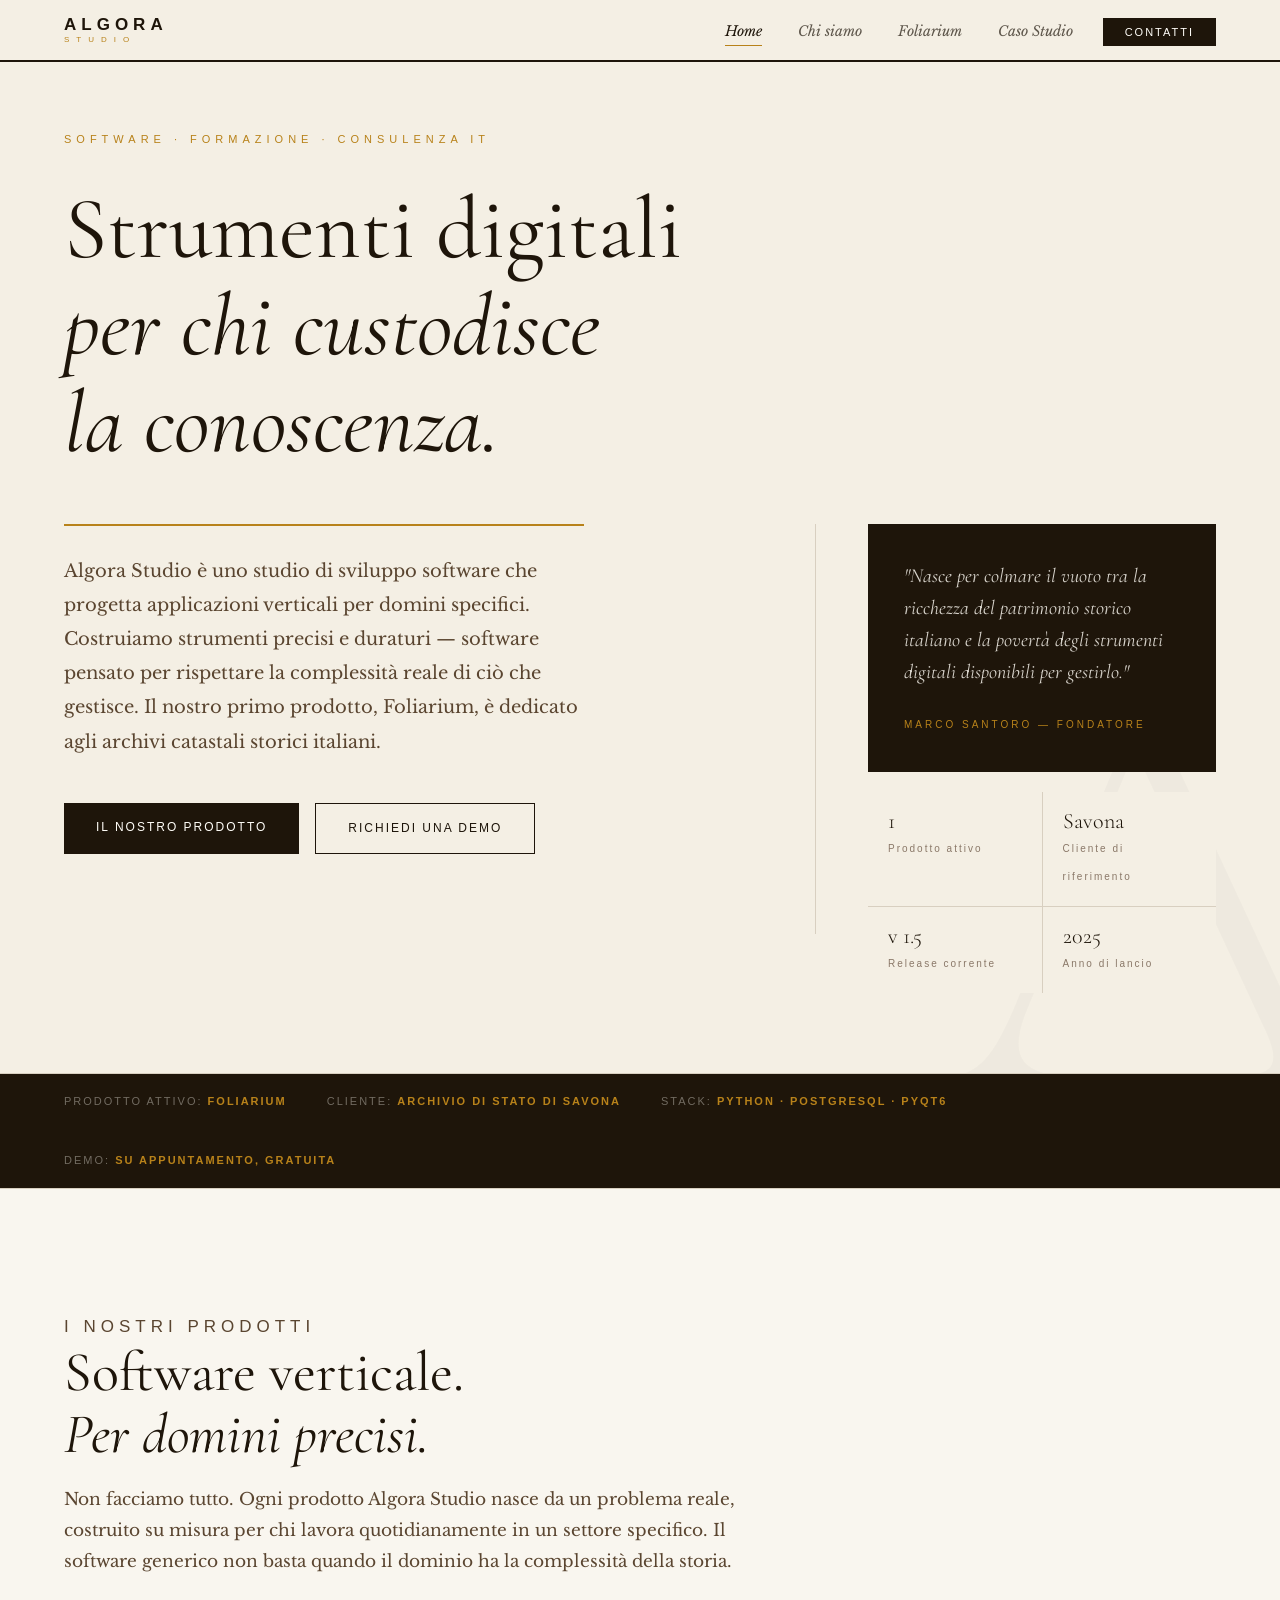
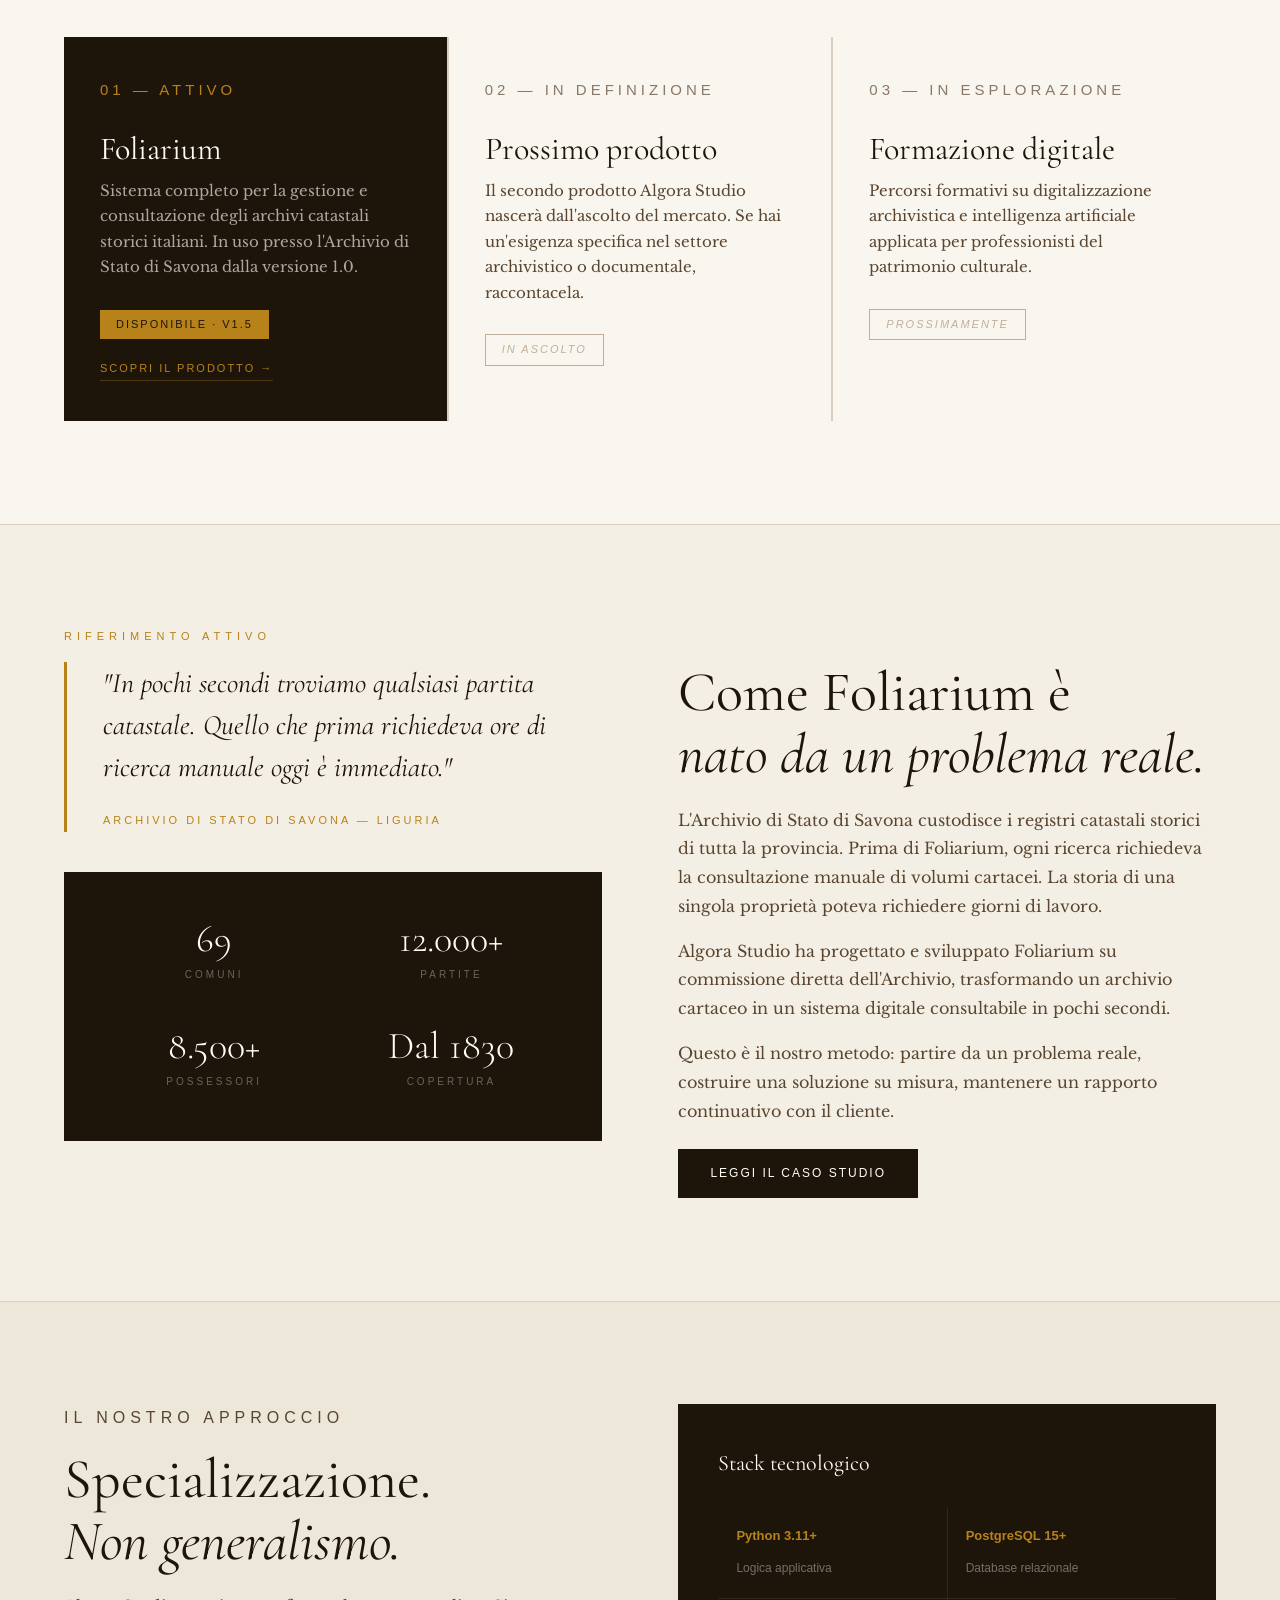
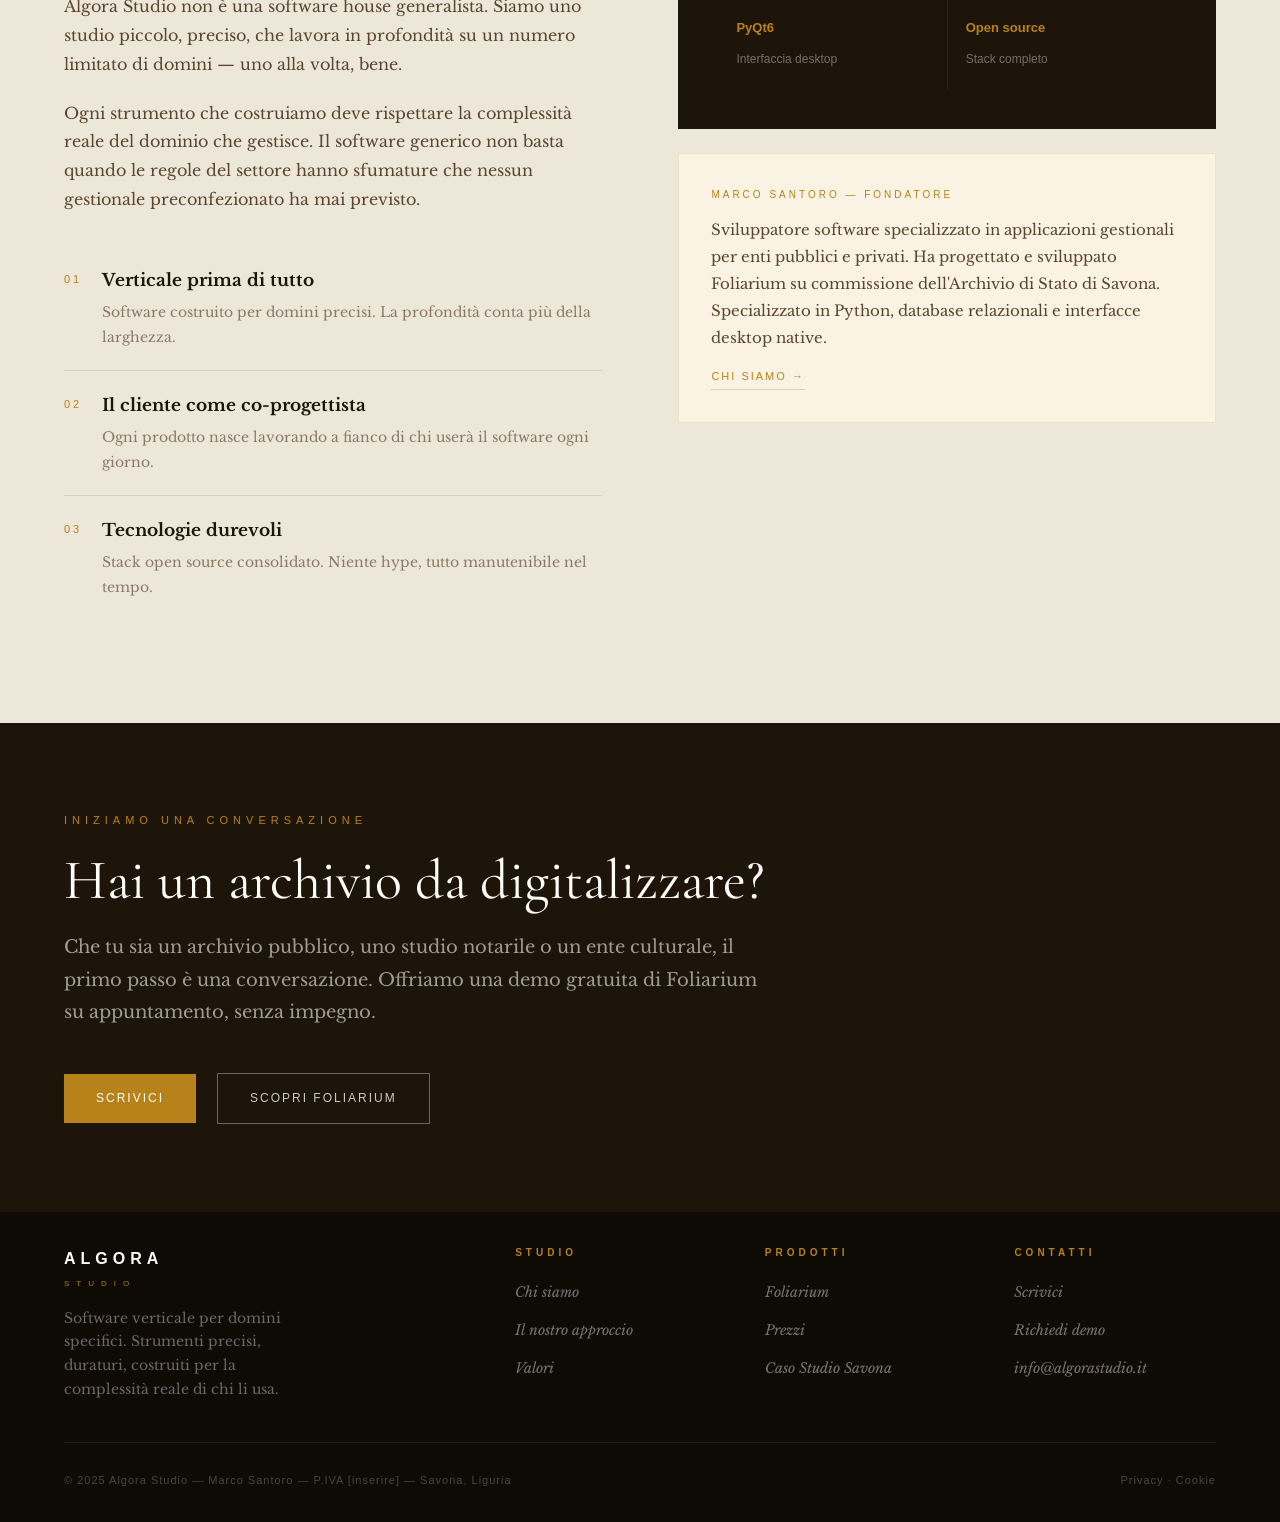
<file: index.html>
<!DOCTYPE html>
<html lang="it">
<head>
<meta charset="UTF-8">
<meta name="viewport" content="width=device-width, initial-scale=1.0">
<title>Algora Studio — Software per il Patrimonio Culturale</title>
<meta name="description" content="Algora Studio sviluppa software specializzato per archivi, enti culturali e professionisti del patrimonio documentale italiano.">
<link rel="stylesheet" href="style.css">
<style>
/* ── HOME SPECIFICO ────────────────────── */
.hero {
  min-height: 100vh;
  padding: 130px clamp(24px,5vw,72px) 0;
  display: flex; flex-direction: column; justify-content: center;
  border-bottom: 1px solid var(--border);
  position: relative; overflow: hidden;
}

.hero::before {
  content: 'A';
  position: absolute; right: -80px; bottom: -120px;
  font-family: 'Cormorant Garamond', serif;
  font-size: 600px; font-weight: 300; line-height: 1;
  color: rgba(30,21,10,.025); pointer-events: none;
  user-select: none;
}

.hero-label { margin-bottom: 32px; }

.hero h1 { max-width: 820px; margin-bottom: 0; color: var(--ink); }
.hero h1 em { font-style: italic; display: block; }

.hero-grid {
  display: grid; grid-template-columns: 1fr 400px;
  gap: 0; margin-top: 52px; align-items: start;
}

.hero-body {
  padding: 0 64px 80px 0;
  border-right: 1px solid var(--border);
}

.hero-body p {
  font-size: 18px; color: var(--mid); line-height: 1.9;
  max-width: 520px; margin-bottom: 44px;
  border-top: 2px solid var(--gold); padding-top: 28px;
}

.hero-aside { padding: 0 0 80px 52px; }

.manifesto {
  background: var(--ink); padding: 36px; margin-bottom: 20px;
}

.manifesto p {
  font-family: 'Cormorant Garamond', serif;
  font-size: 20px; font-style: italic; line-height: 1.6;
  color: rgba(249,246,239,.85); margin-bottom: 20px;
}

.manifesto cite {
  font-family: 'Trebuchet MS', Calibri, sans-serif;
  font-size: 10px; letter-spacing: 3px; color: var(--gold);
  text-transform: uppercase; font-style: normal;
}

.hero-meta {
  display: grid; grid-template-columns: 1fr 1fr; gap: 1px;
  background: var(--border);
}

.meta-item { background: var(--parchment); padding: 18px 20px; }
.meta-item strong {
  display: block;
  font-family: 'Cormorant Garamond', serif;
  font-size: 22px; font-weight: 300; color: var(--ink); line-height: 1;
}
.meta-item span {
  font-family: 'Trebuchet MS', Calibri, sans-serif;
  font-size: 10px; letter-spacing: 2px; color: var(--muted);
}

/* ── PRODOTTI HOME ─────────────────────── */
.prod-home { background: var(--cream); border-top: 1px solid var(--border); border-bottom: 1px solid var(--border); }

.ph-intro { margin-bottom: 60px; max-width: 680px; }
.ph-intro p { font-size: 17px; color: var(--mid); margin-top: 20px; line-height: 1.8; }

.ph-grid {
  display: grid; grid-template-columns: repeat(3,1fr);
  gap: 2px; background: var(--border);
}

.ph-card { background: var(--cream); padding: 40px 36px; }
.ph-card.active { background: var(--ink); }

.ph-num {
  font-family: 'Trebuchet MS', Calibri, sans-serif;
  font-size: 10px; letter-spacing: 4px;
  text-transform: uppercase; margin-bottom: 20px;
}
.ph-card.active .ph-num { color: var(--gold); }
.ph-card:not(.active) .ph-num { color: var(--muted); }

.ph-card h3 { margin-bottom: 12px; }
.ph-card.active h3 { color: var(--ivory); }
.ph-card:not(.active) h3 { color: var(--ink); }

.ph-card p { font-size: 15px; line-height: 1.7; margin-bottom: 28px; }
.ph-card.active p { color: rgba(249,246,239,.65); }
.ph-card:not(.active) p { color: var(--mid); }

.ph-tag {
  display: inline-block; padding: 5px 16px;
  font-family: 'Trebuchet MS', Calibri, sans-serif;
  font-size: 11px; letter-spacing: 2px; text-transform: uppercase;
}
.ph-card.active .ph-tag { background: var(--gold); color: var(--ink); }
.ph-card:not(.active) .ph-tag { border: 1px solid var(--faint); color: var(--faint); font-style: italic; }

.ph-link {
  display: inline-block; margin-top: 20px;
  font-family: 'Trebuchet MS', Calibri, sans-serif;
  font-size: 11px; letter-spacing: 2px; text-transform: uppercase;
  color: var(--gold); text-decoration: none;
  border-bottom: 1px solid rgba(184,130,26,.3); padding-bottom: 2px;
  transition: border-color .2s;
}
.ph-link:hover { border-color: var(--gold); }

/* ── CASO HOME ─────────────────────────── */
.caso-home { background: var(--parchment); }

.ch-grid { gap: clamp(40px,6vw,88px); align-items: start; }

.ch-left {}

.ch-stat-band {
  background: var(--ink); padding: 28px 32px;
  display: grid; grid-template-columns: repeat(2,1fr); gap: 1px;
  background: var(--ink); margin-top: 40px;
}

.ch-stat { padding: 20px; background: var(--ink); text-align: center; }
.ch-stat strong {
  display: block; font-family: 'Cormorant Garamond', serif;
  font-size: 38px; font-weight: 300; color: var(--ivory); line-height: 1;
}
.ch-stat span {
  font-family: 'Trebuchet MS', Calibri, sans-serif;
  font-size: 10px; letter-spacing: 3px;
  color: rgba(249,246,239,.35); text-transform: uppercase;
}

.ch-right {}
.ch-right h2 { margin-bottom: 20px; }
.ch-right p { font-size: 16px; color: var(--mid); margin-bottom: 16px; line-height: 1.8; }

/* ── APPROCCIO ─────────────────────────── */
.approccio { background: var(--parchment-2); border-top: 1px solid var(--border); }

.app-grid { gap: clamp(40px,6vw,80px); align-items: start; }

.app-text h2 { margin-bottom: 20px; }
.app-text p { font-size: 16px; color: var(--mid); margin-bottom: 20px; line-height: 1.8; }

.val-list { list-style: none; margin-top: 32px; }
.val-list li {
  display: flex; gap: 20px;
  padding: 20px 0; border-bottom: 1px solid var(--border);
}
.val-list li:last-child { border-bottom: none; }
.val-n {
  font-family: 'Trebuchet MS', Calibri, sans-serif;
  font-size: 11px; letter-spacing: 3px; color: var(--gold);
  flex-shrink: 0; margin-top: 4px;
}
.val-text strong { display: block; font-size: 17px; color: var(--ink); margin-bottom: 4px; }
.val-text p { font-size: 14px; color: var(--muted); margin: 0; }

.app-aside {}

.stack-box { background: var(--ink); padding: 40px; margin-bottom: 24px; }
.stack-box h4 {
  font-family: 'Cormorant Garamond', serif;
  font-size: 22px; font-weight: 400; color: var(--ivory); margin-bottom: 24px;
}
.stack-grid { display: grid; grid-template-columns: 1fr 1fr; gap: 1px; background: rgba(249,246,239,.08); }
.stack-item { background: var(--ink); padding: 18px; }
.stack-item strong { display: block; font-family: 'Trebuchet MS', Calibri, sans-serif; font-size: 13px; color: var(--gold); margin-bottom: 4px; }
.stack-item span { font-family: 'Trebuchet MS', Calibri, sans-serif; font-size: 12px; color: rgba(249,246,239,.4); }

.founder-box {
  background: var(--gold-faint); border: 1px solid var(--gold-light); padding: 32px;
}
.founder-box .fn {
  font-family: 'Trebuchet MS', Calibri, sans-serif;
  font-size: 10px; letter-spacing: 3px; color: var(--gold);
  text-transform: uppercase; margin-bottom: 12px;
}
.founder-box p { font-size: 15px; color: var(--mid); line-height: 1.8; }
</style>
</head>
<body>

<nav id="nav">
  <a href="index.html" class="nav-logo">
    <span class="brand">ALGORA</span>
    <span class="sub">STUDIO</span>
  </a>
  <ul class="nav-links" id="navLinks">
    <li><a href="index.html" class="active">Home</a></li>
    <li><a href="chi-siamo.html">Chi siamo</a></li>
    <li><a href="foliarium.html">Foliarium</a></li>
    <li><a href="caso-studio.html">Caso Studio</a></li>
    <li><a href="contatti.html" class="nav-cta">Contatti</a></li>
  </ul>
  <div class="nav-burger" onclick="toggleNav()" aria-label="Menu">
    <span></span><span></span><span></span>
  </div>
</nav>

<!-- HERO -->
<header class="hero">
  <p class="label hero-label fade-up">Software · Formazione · Consulenza IT</p>
  <h1 class="fade-up fade-up-1">Strumenti digitali<br><em>per chi custodisce<br>la conoscenza.</em></h1>

  <div class="hero-grid">
    <div class="hero-body fade-up fade-up-2">
      <p>Algora Studio è uno studio di sviluppo software che progetta applicazioni verticali per domini specifici. Costruiamo strumenti precisi e duraturi — software pensato per rispettare la complessità reale di ciò che gestisce. Il nostro primo prodotto, Foliarium, è dedicato agli archivi catastali storici italiani.</p>
      <div style="display:flex;gap:16px;flex-wrap:wrap;">
        <a href="foliarium.html" class="btn btn-dark">Il nostro prodotto</a>
        <a href="contatti.html" class="btn btn-outline">Richiedi una demo</a>
      </div>
    </div>
    <div class="hero-aside fade-up fade-up-3">
      <div class="manifesto">
        <p>"Nasce per colmare il vuoto tra la ricchezza del patrimonio storico italiano e la povertà degli strumenti digitali disponibili per gestirlo."</p>
        <cite>Marco Santoro — Fondatore</cite>
      </div>
      <div class="hero-meta">
        <div class="meta-item"><strong>1</strong><span>Prodotto attivo</span></div>
        <div class="meta-item"><strong>Savona</strong><span>Cliente di riferimento</span></div>
        <div class="meta-item"><strong>v 1.5</strong><span>Release corrente</span></div>
        <div class="meta-item"><strong>2025</strong><span>Anno di lancio</span></div>
      </div>
    </div>
  </div>
</header>

<div class="strip">
  <span class="strip-item">Prodotto attivo: <strong>Foliarium</strong></span>
  <span class="strip-item">Cliente: <strong>Archivio di Stato di Savona</strong></span>
  <span class="strip-item">Stack: <strong>Python · PostgreSQL · PyQt6</strong></span>
  <span class="strip-item">Demo: <strong>su appuntamento, gratuita</strong></span>
</div>

<!-- PRODOTTI -->
<section class="prod-home">
  <div class="ph-intro">
    <p class="label">I nostri prodotti</p>
    <h2>Software verticale.<br><em>Per domini precisi.</em></h2>
    <p>Non facciamo tutto. Ogni prodotto Algora Studio nasce da un problema reale, costruito su misura per chi lavora quotidianamente in un settore specifico. Il software generico non basta quando il dominio ha la complessità della storia.</p>
  </div>

  <div class="ph-grid">
    <div class="ph-card active">
      <p class="ph-num">01 — Attivo</p>
      <h3>Foliarium</h3>
      <p>Sistema completo per la gestione e consultazione degli archivi catastali storici italiani. In uso presso l'Archivio di Stato di Savona dalla versione 1.0.</p>
      <span class="ph-tag">Disponibile · v1.5</span><br>
      <a href="foliarium.html" class="ph-link">Scopri il prodotto →</a>
    </div>
    <div class="ph-card">
      <p class="ph-num">02 — In definizione</p>
      <h3>Prossimo prodotto</h3>
      <p>Il secondo prodotto Algora Studio nascerà dall'ascolto del mercato. Se hai un'esigenza specifica nel settore archivistico o documentale, raccontacela.</p>
      <span class="ph-tag">In ascolto</span>
    </div>
    <div class="ph-card">
      <p class="ph-num">03 — In esplorazione</p>
      <h3>Formazione digitale</h3>
      <p>Percorsi formativi su digitalizzazione archivistica e intelligenza artificiale applicata per professionisti del patrimonio culturale.</p>
      <span class="ph-tag">Prossimamente</span>
    </div>
  </div>
</section>

<!-- CASO STUDIO TEASER -->
<section class="caso-home">
  <p class="label" style="margin-bottom:16px;">Riferimento attivo</p>
  <div class="grid-2 ch-grid">
    <div class="ch-left">
      <div class="quote-block">
        <blockquote>"In pochi secondi troviamo qualsiasi partita catastale. Quello che prima richiedeva ore di ricerca manuale oggi è immediato."</blockquote>
        <cite>Archivio di Stato di Savona — Liguria</cite>
      </div>
      <div class="ch-stat-band">
        <div class="ch-stat"><strong>69</strong><span>Comuni</span></div>
        <div class="ch-stat"><strong>12.000+</strong><span>Partite</span></div>
        <div class="ch-stat"><strong>8.500+</strong><span>Possessori</span></div>
        <div class="ch-stat"><strong>Dal 1830</strong><span>Copertura</span></div>
      </div>
    </div>
    <div class="ch-right">
      <h2>Come Foliarium è<br><em>nato da un problema reale.</em></h2>
      <p>L'Archivio di Stato di Savona custodisce i registri catastali storici di tutta la provincia. Prima di Foliarium, ogni ricerca richiedeva la consultazione manuale di volumi cartacei. La storia di una singola proprietà poteva richiedere giorni di lavoro.</p>
      <p>Algora Studio ha progettato e sviluppato Foliarium su commissione diretta dell'Archivio, trasformando un archivio cartaceo in un sistema digitale consultabile in pochi secondi.</p>
      <p>Questo è il nostro metodo: partire da un problema reale, costruire una soluzione su misura, mantenere un rapporto continuativo con il cliente.</p>
      <a href="caso-studio.html" class="btn btn-dark" style="margin-top:8px;">Leggi il caso studio</a>
    </div>
  </div>
</section>

<!-- APPROCCIO -->
<section class="approccio">
  <div class="grid-2 app-grid">
    <div class="app-text">
      <p class="label" style="margin-bottom:16px;">Il nostro approccio</p>
      <h2>Specializzazione.<br><em>Non generalismo.</em></h2>
      <p>Algora Studio non è una software house generalista. Siamo uno studio piccolo, preciso, che lavora in profondità su un numero limitato di domini — uno alla volta, bene.</p>
      <p>Ogni strumento che costruiamo deve rispettare la complessità reale del dominio che gestisce. Il software generico non basta quando le regole del settore hanno sfumature che nessun gestionale preconfezionato ha mai previsto.</p>
      <ul class="val-list">
        <li>
          <span class="val-n">01</span>
          <div class="val-text">
            <strong>Verticale prima di tutto</strong>
            <p>Software costruito per domini precisi. La profondità conta più della larghezza.</p>
          </div>
        </li>
        <li>
          <span class="val-n">02</span>
          <div class="val-text">
            <strong>Il cliente come co-progettista</strong>
            <p>Ogni prodotto nasce lavorando a fianco di chi userà il software ogni giorno.</p>
          </div>
        </li>
        <li>
          <span class="val-n">03</span>
          <div class="val-text">
            <strong>Tecnologie durevoli</strong>
            <p>Stack open source consolidato. Niente hype, tutto manutenibile nel tempo.</p>
          </div>
        </li>
      </ul>
    </div>
    <div class="app-aside">
      <div class="stack-box">
        <h4>Stack tecnologico</h4>
        <div class="stack-grid">
          <div class="stack-item"><strong>Python 3.11+</strong><span>Logica applicativa</span></div>
          <div class="stack-item"><strong>PostgreSQL 15+</strong><span>Database relazionale</span></div>
          <div class="stack-item"><strong>PyQt6</strong><span>Interfaccia desktop</span></div>
          <div class="stack-item"><strong>Open source</strong><span>Stack completo</span></div>
        </div>
      </div>
      <div class="founder-box">
        <p class="fn">Marco Santoro — Fondatore</p>
        <p>Sviluppatore software specializzato in applicazioni gestionali per enti pubblici e privati. Ha progettato e sviluppato Foliarium su commissione dell'Archivio di Stato di Savona. Specializzato in Python, database relazionali e interfacce desktop native.</p>
        <a href="chi-siamo.html" style="display:inline-block;margin-top:16px;font-family:'Trebuchet MS',sans-serif;font-size:11px;letter-spacing:2px;text-transform:uppercase;color:var(--gold);text-decoration:none;border-bottom:1px solid rgba(184,130,26,.3);padding-bottom:2px;">Chi siamo →</a>
      </div>
    </div>
  </div>
</section>

<!-- CTA FINALE -->
<section style="background:var(--ink);padding:clamp(56px,7vw,88px) clamp(24px,5vw,72px);">
  <div style="max-width:700px;">
    <p class="label" style="color:var(--gold);margin-bottom:20px;">Iniziamo una conversazione</p>
    <h2 style="color:var(--ivory);margin-bottom:20px;">Hai un archivio da digitalizzare?</h2>
    <p style="font-size:18px;color:rgba(249,246,239,.6);margin-bottom:44px;line-height:1.8;">Che tu sia un archivio pubblico, uno studio notarile o un ente culturale, il primo passo è una conversazione. Offriamo una demo gratuita di Foliarium su appuntamento, senza impegno.</p>
    <a href="contatti.html" class="btn btn-gold">Scrivici</a>
    <a href="foliarium.html" class="btn btn-outline-light" style="margin-left:16px;">Scopri Foliarium</a>
  </div>
</section>

<footer>
  <div class="footer-main">
    <div class="footer-brand">
      <span class="brand">ALGORA</span>
      <span class="sub">STUDIO</span>
      <p>Software verticale per domini specifici. Strumenti precisi, duraturi, costruiti per la complessità reale di chi li usa.</p>
    </div>
    <div class="footer-col">
      <h4>Studio</h4>
      <ul>
        <li><a href="chi-siamo.html">Chi siamo</a></li>
        <li><a href="chi-siamo.html#approccio">Il nostro approccio</a></li>
        <li><a href="chi-siamo.html#valori">Valori</a></li>
      </ul>
    </div>
    <div class="footer-col">
      <h4>Prodotti</h4>
      <ul>
        <li><a href="foliarium.html">Foliarium</a></li>
        <li><a href="foliarium.html#prezzi">Prezzi</a></li>
        <li><a href="caso-studio.html">Caso Studio Savona</a></li>
      </ul>
    </div>
    <div class="footer-col">
      <h4>Contatti</h4>
      <ul>
        <li><a href="contatti.html">Scrivici</a></li>
        <li><a href="contatti.html#demo">Richiedi demo</a></li>
        <li><a href="mailto:info@algorastudio.it">info@algorastudio.it</a></li>
      </ul>
    </div>
  </div>
  <div class="footer-bottom">
    <p>© 2025 Algora Studio — Marco Santoro — P.IVA [inserire] — Savona, Liguria</p>
    <p><a href="#">Privacy</a> · <a href="#">Cookie</a></p>
  </div>
</footer>

<script>
function toggleNav() {
  document.getElementById('navLinks').classList.toggle('open');
}
window.addEventListener('scroll', () => {
  document.getElementById('nav').classList.toggle('scrolled', window.scrollY > 20);
});
</script>
</body>
</html>
</file>
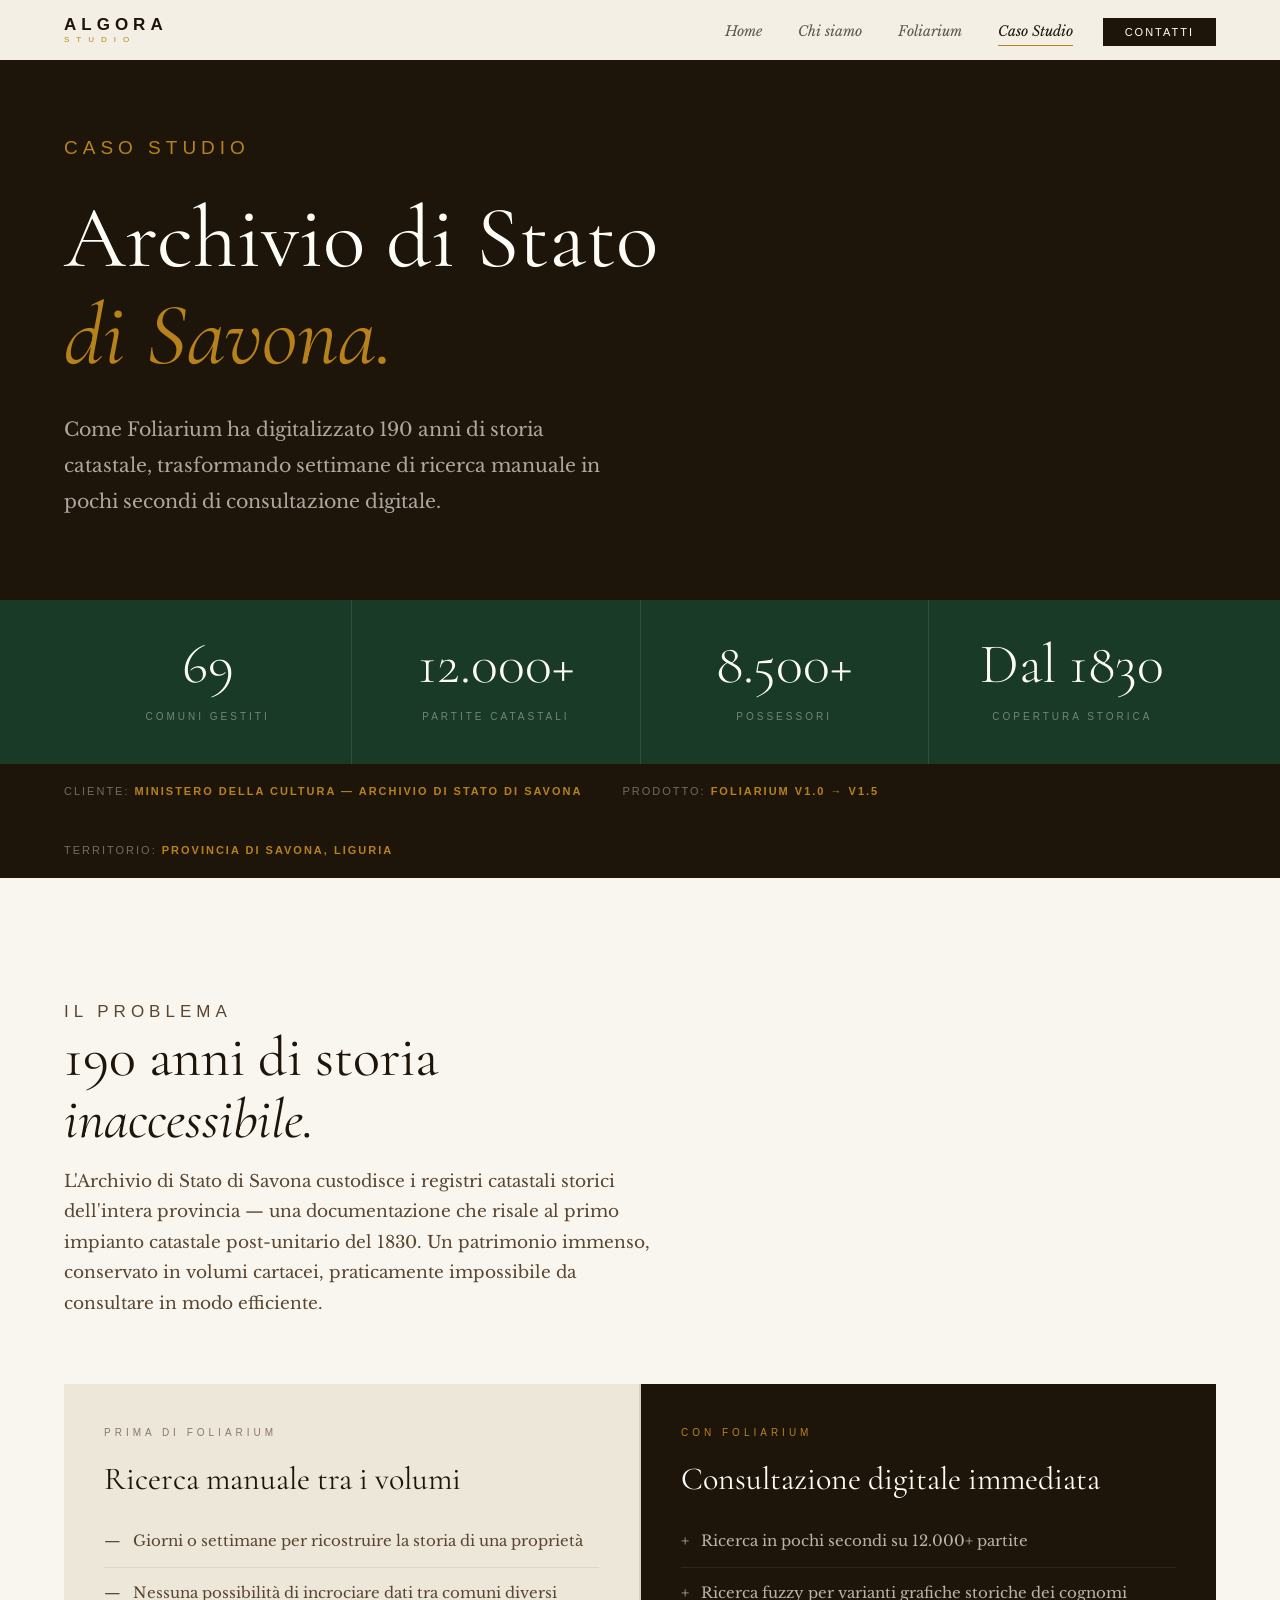
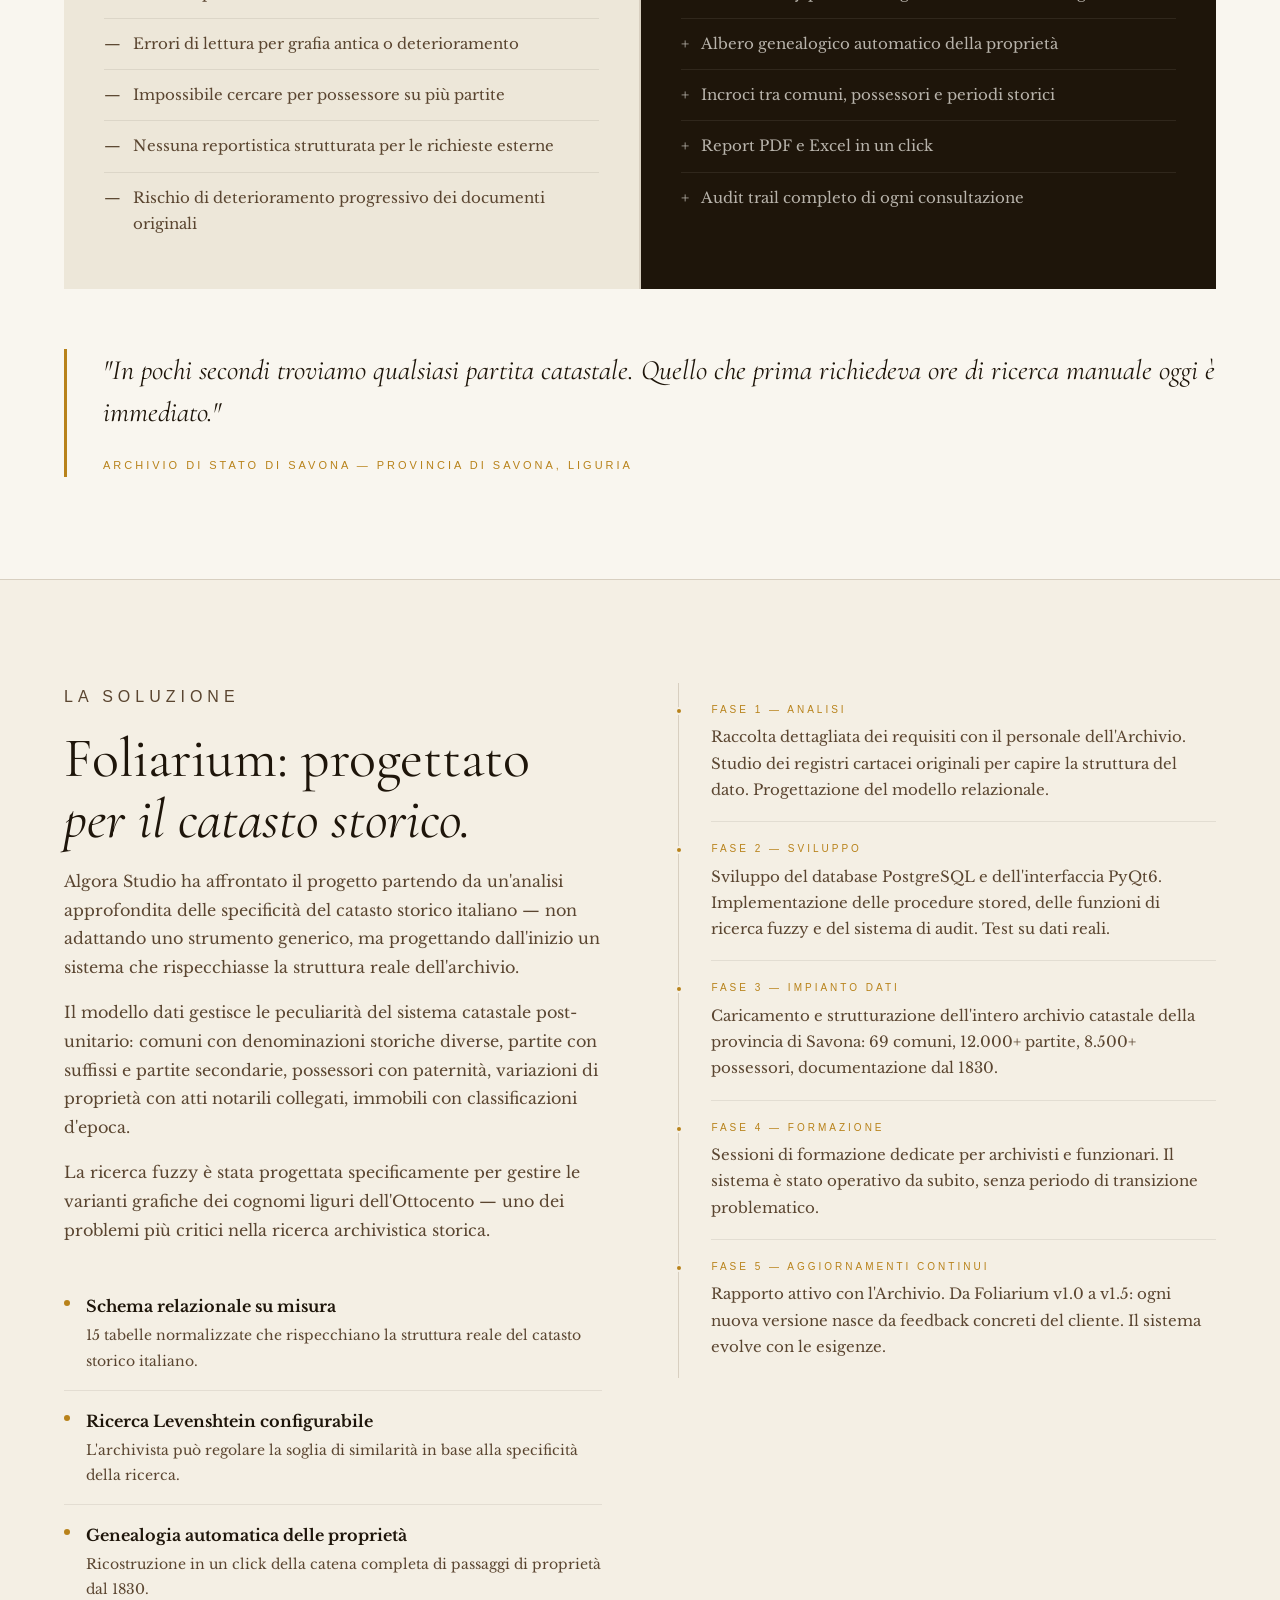
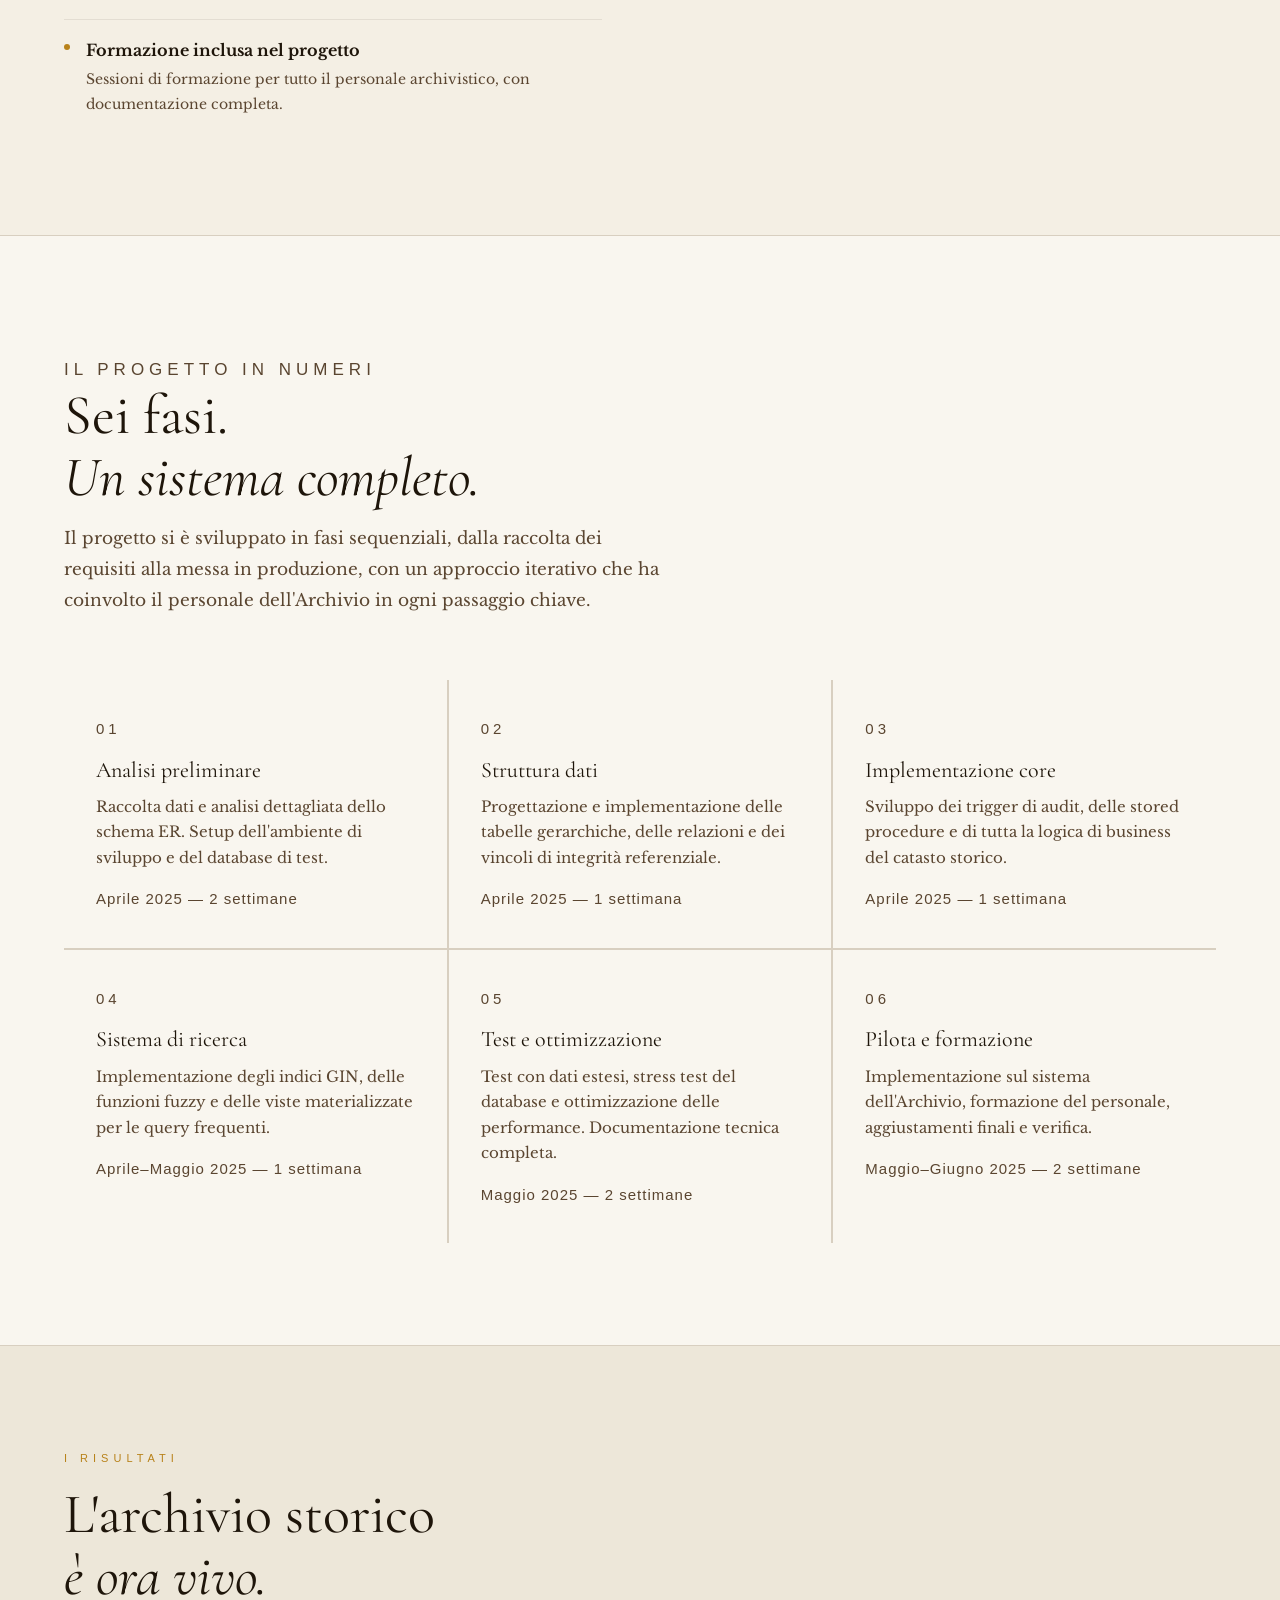
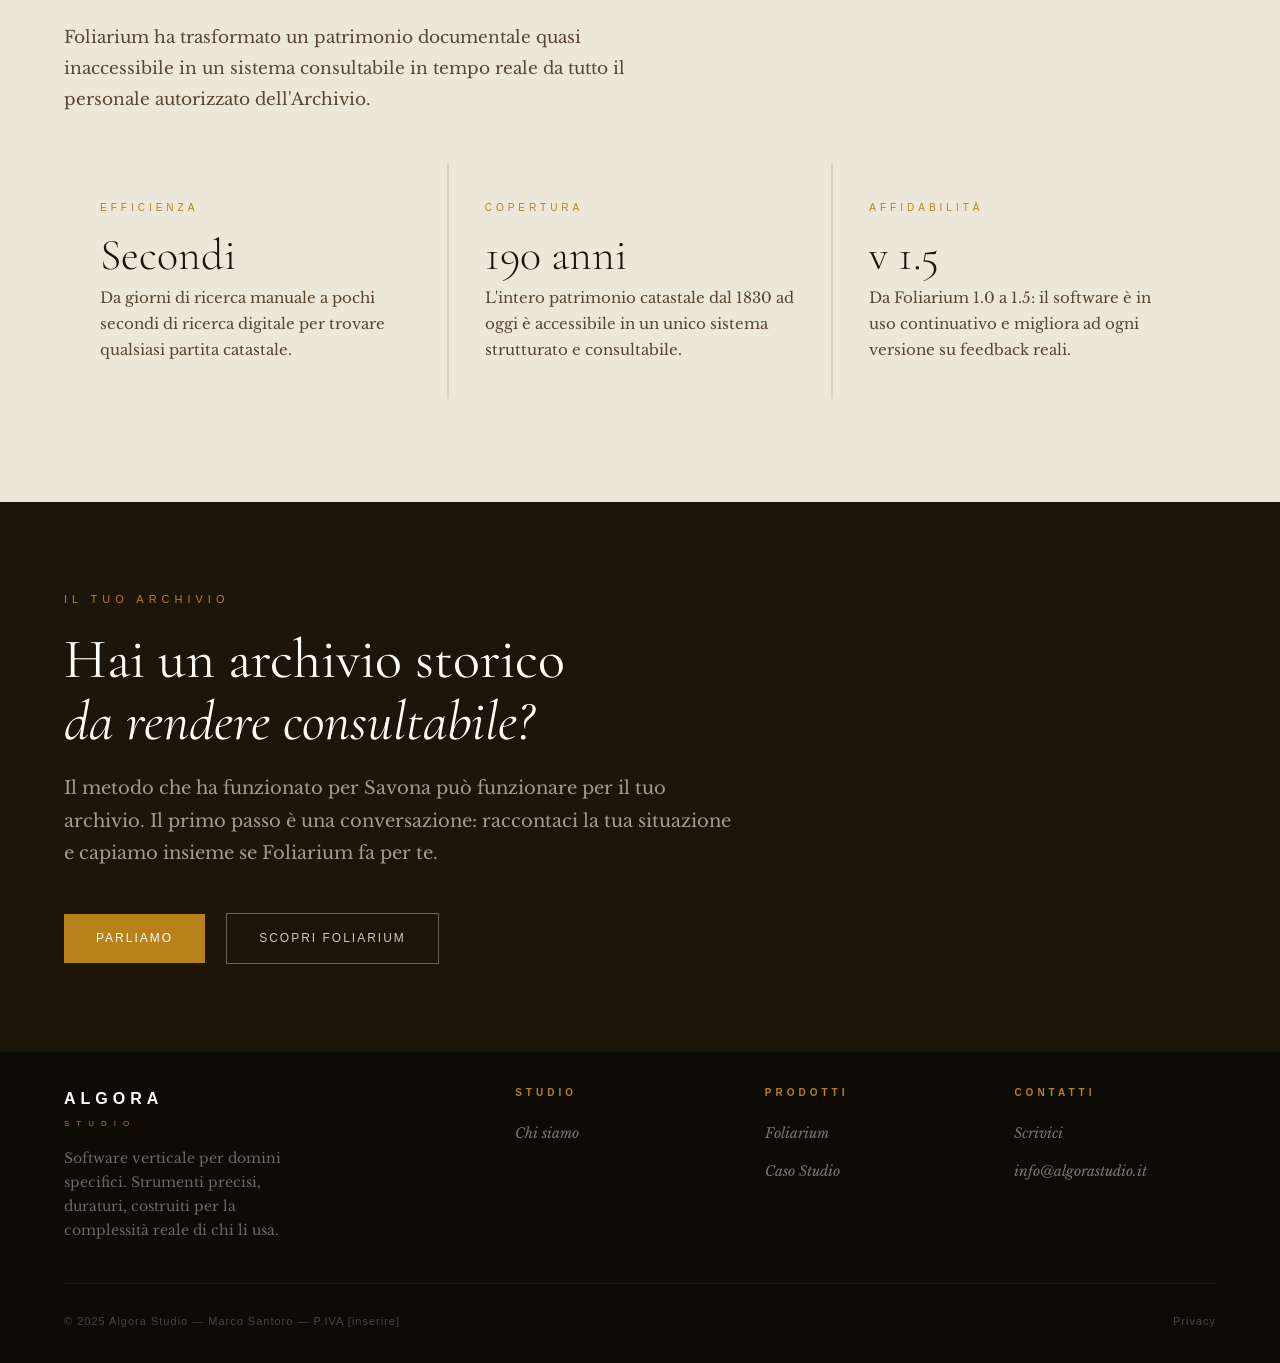
<file: caso-studio.html>
<!DOCTYPE html>
<html lang="it">
<head>
<meta charset="UTF-8">
<meta name="viewport" content="width=device-width, initial-scale=1.0">
<title>Caso Studio — Archivio di Stato di Savona | Algora Studio</title>
<meta name="description" content="Come Foliarium ha digitalizzato 190 anni di storia catastale per l'Archivio di Stato di Savona. Il caso studio completo.">
<link rel="stylesheet" href="style.css">
<style>
.cs-hero {
  background: var(--ink);
  padding: 130px clamp(24px,5vw,72px) 80px;
}
.cs-hero-inner { max-width: 800px; }
.cs-hero .label { color: var(--gold); margin-bottom: 24px; }
.cs-hero h1 { color: var(--ivory); margin-bottom: 28px; }
.cs-hero h1 em { color: var(--gold); }
.cs-hero p { font-size: 19px; color: rgba(249,246,239,.65); max-width: 560px; line-height: 1.9; }

.cs-stat-band {
  background: var(--green);
  padding: 0 clamp(24px,5vw,72px);
  display: grid; grid-template-columns: repeat(4,1fr);
  gap: 1px; background-image: none;
}
.cs-stat-band { background: var(--green); }

.cs-sband-inner {
  display: grid; grid-template-columns: repeat(4,1fr);
  gap: 1px; background: rgba(249,246,239,.1);
}

.cs-stat { background: var(--green); padding: 36px; text-align: center; }
.cs-stat strong {
  display: block; font-family: 'Cormorant Garamond', serif;
  font-size: clamp(32px,5vw,56px); font-weight: 300;
  color: var(--ivory); line-height: 1; margin-bottom: 8px;
}
.cs-stat span {
  font-family: 'Trebuchet MS', Calibri, sans-serif;
  font-size: 10px; letter-spacing: 3px;
  color: rgba(249,246,239,.4); text-transform: uppercase;
}

/* ── SEZIONI ────────────────────── */
.problema { background: var(--cream); border-bottom: 1px solid var(--border); }
.soluzione { background: var(--parchment); }
.risultati { background: var(--parchment-2); border-top: 1px solid var(--border); }
.sviluppo { background: var(--cream); border-top: 1px solid var(--border); }

.section-title { margin-bottom: clamp(40px,5vw,64px); max-width: 600px; }
.section-title p { font-size: 17px; color: var(--mid); margin-top: 16px; line-height: 1.8; }

/* ── PRIMA DOPO ─────────────────── */
.before-after {
  display: grid; grid-template-columns: 1fr 1fr; gap: 2px; background: var(--border);
  margin-bottom: 60px;
}
.ba-col { padding: 40px; }
.ba-col.before { background: var(--parchment-2); }
.ba-col.after { background: var(--ink); }

.ba-label {
  font-family: 'Trebuchet MS', Calibri, sans-serif;
  font-size: 10px; letter-spacing: 4px; text-transform: uppercase; margin-bottom: 20px;
}
.ba-col.before .ba-label { color: var(--muted); }
.ba-col.after .ba-label { color: var(--gold); }

.ba-col h3 { margin-bottom: 20px; }
.ba-col.before h3 { color: var(--ink); }
.ba-col.after h3 { color: var(--ivory); }

.ba-list { list-style: none; }
.ba-list li {
  padding: 12px 0; border-bottom: 1px solid;
  font-size: 15px; display: flex; gap: 12px;
}
.ba-col.before .ba-list li { border-color: var(--ink-08); color: var(--mid); }
.ba-col.after .ba-list li { border-color: rgba(249,246,239,.08); color: rgba(249,246,239,.7); }
.ba-list li:last-child { border-bottom: none; }
.ba-icon { flex-shrink: 0; font-style: normal; }

/* ── SOLUZIONE GRID ─────────────── */
.sol-grid { gap: clamp(40px,6vw,80px); align-items: start; }

.sol-text h2 { margin-bottom: 16px; }
.sol-text p { font-size: 16px; color: var(--mid); margin-bottom: 16px; line-height: 1.8; }

.sol-features { margin-top: 32px; }

/* ── SVILUPPO FASI ──────────────── */
.fasi-grid {
  display: grid; grid-template-columns: repeat(3,1fr); gap: 2px; background: var(--border);
}
.fase-card { background: var(--cream); padding: 36px 32px; }
.fase-n {
  font-family: 'Trebuchet MS', Calibri, sans-serif;
  font-size: 10px; letter-spacing: 4px; color: var(--gold);
  text-transform: uppercase; margin-bottom: 16px;
}
.fase-card h3 { font-size: 22px; margin-bottom: 12px; color: var(--ink); }
.fase-card p { font-size: 15px; color: var(--mid); line-height: 1.7; }
.fase-period {
  font-family: 'Trebuchet MS', Calibri, sans-serif;
  font-size: 11px; color: var(--faint); margin-top: 16px;
  letter-spacing: 1px;
}

/* ── RISULTATI ──────────────────── */
.ris-grid { display: grid; grid-template-columns: 1fr 1fr 1fr; gap: 2px; background: var(--border); margin-top: 48px; }
.ris-card { background: var(--parchment-2); padding: 36px; }
.ris-card .ris-n { font-family: 'Trebuchet MS', Calibri, sans-serif; font-size: 10px; letter-spacing: 4px; color: var(--gold); text-transform: uppercase; margin-bottom: 16px; }
.ris-card strong { display: block; font-family: 'Cormorant Garamond', serif; font-size: 44px; font-weight: 300; color: var(--ink); line-height: 1; margin-bottom: 8px; }
.ris-card p { font-size: 15px; color: var(--mid); }
</style>
</head>
<body>

<nav id="nav">
  <a href="index.html" class="nav-logo">
    <span class="brand">ALGORA</span>
    <span class="sub">STUDIO</span>
  </a>
  <ul class="nav-links" id="navLinks">
    <li><a href="index.html">Home</a></li>
    <li><a href="chi-siamo.html">Chi siamo</a></li>
    <li><a href="foliarium.html">Foliarium</a></li>
    <li><a href="caso-studio.html" class="active">Caso Studio</a></li>
    <li><a href="contatti.html" class="nav-cta">Contatti</a></li>
  </ul>
  <div class="nav-burger" onclick="toggleNav()"><span></span><span></span><span></span></div>
</nav>

<!-- HERO -->
<header class="cs-hero">
  <div class="cs-hero-inner">
    <p class="label fade-up">Caso Studio</p>
    <h1 class="fade-up fade-up-1">Archivio di Stato<br><em>di Savona.</em></h1>
    <p class="fade-up fade-up-2">Come Foliarium ha digitalizzato 190 anni di storia catastale, trasformando settimane di ricerca manuale in pochi secondi di consultazione digitale.</p>
  </div>
</header>

<div style="background:var(--green);padding:0 clamp(24px,5vw,72px);">
  <div style="display:grid;grid-template-columns:repeat(4,1fr);gap:1px;background:rgba(249,246,239,.1);">
    <div class="cs-stat"><strong>69</strong><span>Comuni gestiti</span></div>
    <div class="cs-stat"><strong>12.000+</strong><span>Partite catastali</span></div>
    <div class="cs-stat"><strong>8.500+</strong><span>Possessori</span></div>
    <div class="cs-stat"><strong>Dal 1830</strong><span>Copertura storica</span></div>
  </div>
</div>

<div class="strip">
  <span class="strip-item">Cliente: <strong>Ministero della Cultura — Archivio di Stato di Savona</strong></span>
  <span class="strip-item">Prodotto: <strong>Foliarium v1.0 → v1.5</strong></span>
  <span class="strip-item">Territorio: <strong>Provincia di Savona, Liguria</strong></span>
</div>

<!-- IL PROBLEMA -->
<section class="problema">
  <div class="section-title">
    <p class="label">Il problema</p>
    <h2>190 anni di storia<br><em>inaccessibile.</em></h2>
    <p>L'Archivio di Stato di Savona custodisce i registri catastali storici dell'intera provincia — una documentazione che risale al primo impianto catastale post-unitario del 1830. Un patrimonio immenso, conservato in volumi cartacei, praticamente impossibile da consultare in modo efficiente.</p>
  </div>

  <div class="before-after">
    <div class="ba-col before">
      <p class="ba-label">Prima di Foliarium</p>
      <h3>Ricerca manuale tra i volumi</h3>
      <ul class="ba-list">
        <li><span class="ba-icon">—</span> Giorni o settimane per ricostruire la storia di una proprietà</li>
        <li><span class="ba-icon">—</span> Nessuna possibilità di incrociare dati tra comuni diversi</li>
        <li><span class="ba-icon">—</span> Errori di lettura per grafia antica o deterioramento</li>
        <li><span class="ba-icon">—</span> Impossibile cercare per possessore su più partite</li>
        <li><span class="ba-icon">—</span> Nessuna reportistica strutturata per le richieste esterne</li>
        <li><span class="ba-icon">—</span> Rischio di deterioramento progressivo dei documenti originali</li>
      </ul>
    </div>
    <div class="ba-col after">
      <p class="ba-label">Con Foliarium</p>
      <h3>Consultazione digitale immediata</h3>
      <ul class="ba-list">
        <li><span class="ba-icon">+</span> Ricerca in pochi secondi su 12.000+ partite</li>
        <li><span class="ba-icon">+</span> Ricerca fuzzy per varianti grafiche storiche dei cognomi</li>
        <li><span class="ba-icon">+</span> Albero genealogico automatico della proprietà</li>
        <li><span class="ba-icon">+</span> Incroci tra comuni, possessori e periodi storici</li>
        <li><span class="ba-icon">+</span> Report PDF e Excel in un click</li>
        <li><span class="ba-icon">+</span> Audit trail completo di ogni consultazione</li>
      </ul>
    </div>
  </div>

  <div class="quote-block">
    <blockquote>"In pochi secondi troviamo qualsiasi partita catastale. Quello che prima richiedeva ore di ricerca manuale oggi è immediato."</blockquote>
    <cite>Archivio di Stato di Savona — Provincia di Savona, Liguria</cite>
  </div>
</section>

<!-- LA SOLUZIONE -->
<section class="soluzione">
  <div class="grid-2 sol-grid">
    <div class="sol-text">
      <p class="label" style="margin-bottom:16px;">La soluzione</p>
      <h2>Foliarium: progettato<br><em>per il catasto storico.</em></h2>
      <p>Algora Studio ha affrontato il progetto partendo da un'analisi approfondita delle specificità del catasto storico italiano — non adattando uno strumento generico, ma progettando dall'inizio un sistema che rispecchiasse la struttura reale dell'archivio.</p>
      <p>Il modello dati gestisce le peculiarità del sistema catastale post-unitario: comuni con denominazioni storiche diverse, partite con suffissi e partite secondarie, possessori con paternità, variazioni di proprietà con atti notarili collegati, immobili con classificazioni d'epoca.</p>
      <p>La ricerca fuzzy è stata progettata specificamente per gestire le varianti grafiche dei cognomi liguri dell'Ottocento — uno dei problemi più critici nella ricerca archivistica storica.</p>

      <div class="sol-features">
        <ul class="feat-list">
          <li>
            <div class="feat-dot"></div>
            <div class="ft">
              <strong>Schema relazionale su misura</strong>
              <p>15 tabelle normalizzate che rispecchiano la struttura reale del catasto storico italiano.</p>
            </div>
          </li>
          <li>
            <div class="feat-dot"></div>
            <div class="ft">
              <strong>Ricerca Levenshtein configurabile</strong>
              <p>L'archivista può regolare la soglia di similarità in base alla specificità della ricerca.</p>
            </div>
          </li>
          <li>
            <div class="feat-dot"></div>
            <div class="ft">
              <strong>Genealogia automatica delle proprietà</strong>
              <p>Ricostruzione in un click della catena completa di passaggi di proprietà dal 1830.</p>
            </div>
          </li>
          <li>
            <div class="feat-dot"></div>
            <div class="ft">
              <strong>Formazione inclusa nel progetto</strong>
              <p>Sessioni di formazione per tutto il personale archivistico, con documentazione completa.</p>
            </div>
          </li>
        </ul>
      </div>
    </div>
    <div>
      <ul class="timeline">
        <li>
          <span class="tl-label">Fase 1 — Analisi</span>
          <p>Raccolta dettagliata dei requisiti con il personale dell'Archivio. Studio dei registri cartacei originali per capire la struttura del dato. Progettazione del modello relazionale.</p>
        </li>
        <li>
          <span class="tl-label">Fase 2 — Sviluppo</span>
          <p>Sviluppo del database PostgreSQL e dell'interfaccia PyQt6. Implementazione delle procedure stored, delle funzioni di ricerca fuzzy e del sistema di audit. Test su dati reali.</p>
        </li>
        <li>
          <span class="tl-label">Fase 3 — Impianto dati</span>
          <p>Caricamento e strutturazione dell'intero archivio catastale della provincia di Savona: 69 comuni, 12.000+ partite, 8.500+ possessori, documentazione dal 1830.</p>
        </li>
        <li>
          <span class="tl-label">Fase 4 — Formazione</span>
          <p>Sessioni di formazione dedicate per archivisti e funzionari. Il sistema è stato operativo da subito, senza periodo di transizione problematico.</p>
        </li>
        <li>
          <span class="tl-label">Fase 5 — Aggiornamenti continui</span>
          <p>Rapporto attivo con l'Archivio. Da Foliarium v1.0 a v1.5: ogni nuova versione nasce da feedback concreti del cliente. Il sistema evolve con le esigenze.</p>
        </li>
      </ul>
    </div>
  </div>
</section>

<!-- LO SVILUPPO -->
<section class="sviluppo">
  <div class="section-title">
    <p class="label">Il progetto in numeri</p>
    <h2>Sei fasi.<br><em>Un sistema completo.</em></h2>
    <p>Il progetto si è sviluppato in fasi sequenziali, dalla raccolta dei requisiti alla messa in produzione, con un approccio iterativo che ha coinvolto il personale dell'Archivio in ogni passaggio chiave.</p>
  </div>
  <div class="fasi-grid">
    <div class="fase-card">
      <p class="fase-n">01</p>
      <h3>Analisi preliminare</h3>
      <p>Raccolta dati e analisi dettagliata dello schema ER. Setup dell'ambiente di sviluppo e del database di test.</p>
      <p class="fase-period">Aprile 2025 — 2 settimane</p>
    </div>
    <div class="fase-card">
      <p class="fase-n">02</p>
      <h3>Struttura dati</h3>
      <p>Progettazione e implementazione delle tabelle gerarchiche, delle relazioni e dei vincoli di integrità referenziale.</p>
      <p class="fase-period">Aprile 2025 — 1 settimana</p>
    </div>
    <div class="fase-card">
      <p class="fase-n">03</p>
      <h3>Implementazione core</h3>
      <p>Sviluppo dei trigger di audit, delle stored procedure e di tutta la logica di business del catasto storico.</p>
      <p class="fase-period">Aprile 2025 — 1 settimana</p>
    </div>
    <div class="fase-card">
      <p class="fase-n">04</p>
      <h3>Sistema di ricerca</h3>
      <p>Implementazione degli indici GIN, delle funzioni fuzzy e delle viste materializzate per le query frequenti.</p>
      <p class="fase-period">Aprile–Maggio 2025 — 1 settimana</p>
    </div>
    <div class="fase-card">
      <p class="fase-n">05</p>
      <h3>Test e ottimizzazione</h3>
      <p>Test con dati estesi, stress test del database e ottimizzazione delle performance. Documentazione tecnica completa.</p>
      <p class="fase-period">Maggio 2025 — 2 settimane</p>
    </div>
    <div class="fase-card">
      <p class="fase-n">06</p>
      <h3>Pilota e formazione</h3>
      <p>Implementazione sul sistema dell'Archivio, formazione del personale, aggiustamenti finali e verifica.</p>
      <p class="fase-period">Maggio–Giugno 2025 — 2 settimane</p>
    </div>
  </div>
</section>

<!-- RISULTATI -->
<section class="risultati">
  <p class="label" style="margin-bottom:16px;">I risultati</p>
  <h2>L'archivio storico<br><em>è ora vivo.</em></h2>
  <p style="font-size:17px;color:var(--mid);max-width:600px;margin-top:16px;line-height:1.8;">Foliarium ha trasformato un patrimonio documentale quasi inaccessibile in un sistema consultabile in tempo reale da tutto il personale autorizzato dell'Archivio.</p>

  <div class="ris-grid">
    <div class="ris-card">
      <p class="ris-n">Efficienza</p>
      <strong>Secondi</strong>
      <p>Da giorni di ricerca manuale a pochi secondi di ricerca digitale per trovare qualsiasi partita catastale.</p>
    </div>
    <div class="ris-card">
      <p class="ris-n">Copertura</p>
      <strong>190 anni</strong>
      <p>L'intero patrimonio catastale dal 1830 ad oggi è accessibile in un unico sistema strutturato e consultabile.</p>
    </div>
    <div class="ris-card">
      <p class="ris-n">Affidabilità</p>
      <strong>v 1.5</strong>
      <p>Da Foliarium 1.0 a 1.5: il software è in uso continuativo e migliora ad ogni versione su feedback reali.</p>
    </div>
  </div>
</section>

<!-- CTA -->
<section style="background:var(--ink);padding:clamp(56px,7vw,88px) clamp(24px,5vw,72px);">
  <div style="max-width:680px;">
    <p class="label" style="color:var(--gold);margin-bottom:20px;">Il tuo archivio</p>
    <h2 style="color:var(--ivory);margin-bottom:20px;">Hai un archivio storico<br><em>da rendere consultabile?</em></h2>
    <p style="font-size:18px;color:rgba(249,246,239,.6);margin-bottom:44px;line-height:1.8;">Il metodo che ha funzionato per Savona può funzionare per il tuo archivio. Il primo passo è una conversazione: raccontaci la tua situazione e capiamo insieme se Foliarium fa per te.</p>
    <a href="contatti.html" class="btn btn-gold">Parliamo</a>
    <a href="foliarium.html" class="btn btn-outline-light" style="margin-left:16px;">Scopri Foliarium</a>
  </div>
</section>

<footer>
  <div class="footer-main">
    <div class="footer-brand">
      <span class="brand">ALGORA</span>
      <span class="sub">STUDIO</span>
      <p>Software verticale per domini specifici. Strumenti precisi, duraturi, costruiti per la complessità reale di chi li usa.</p>
    </div>
    <div class="footer-col">
      <h4>Studio</h4>
      <ul><li><a href="chi-siamo.html">Chi siamo</a></li></ul>
    </div>
    <div class="footer-col">
      <h4>Prodotti</h4>
      <ul>
        <li><a href="foliarium.html">Foliarium</a></li>
        <li><a href="caso-studio.html">Caso Studio</a></li>
      </ul>
    </div>
    <div class="footer-col">
      <h4>Contatti</h4>
      <ul>
        <li><a href="contatti.html">Scrivici</a></li>
        <li><a href="mailto:info@algorastudio.it">info@algorastudio.it</a></li>
      </ul>
    </div>
  </div>
  <div class="footer-bottom">
    <p>© 2025 Algora Studio — Marco Santoro — P.IVA [inserire]</p>
    <p><a href="#">Privacy</a></p>
  </div>
</footer>

<script>
function toggleNav() { document.getElementById('navLinks').classList.toggle('open'); }
window.addEventListener('scroll', () => { document.getElementById('nav').classList.toggle('scrolled', window.scrollY > 20); });
</script>
</body>
</html>
</file>
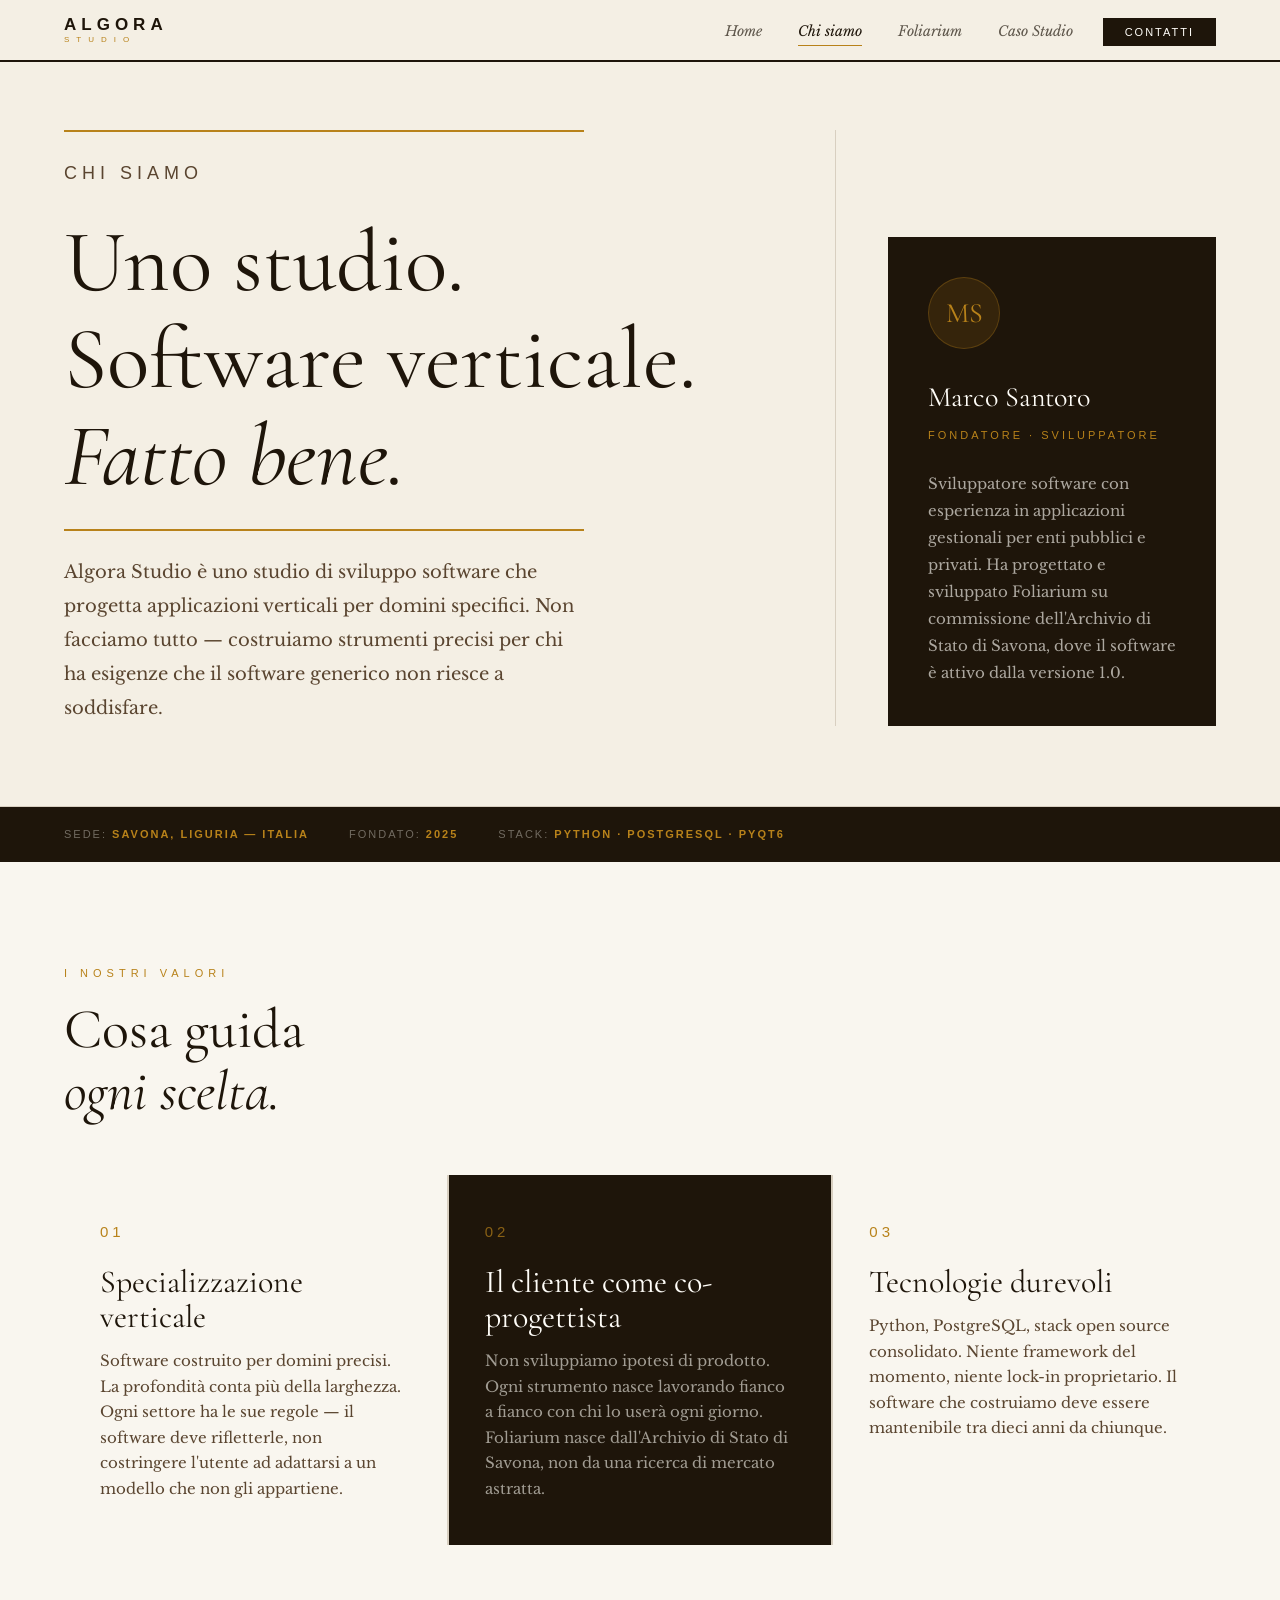
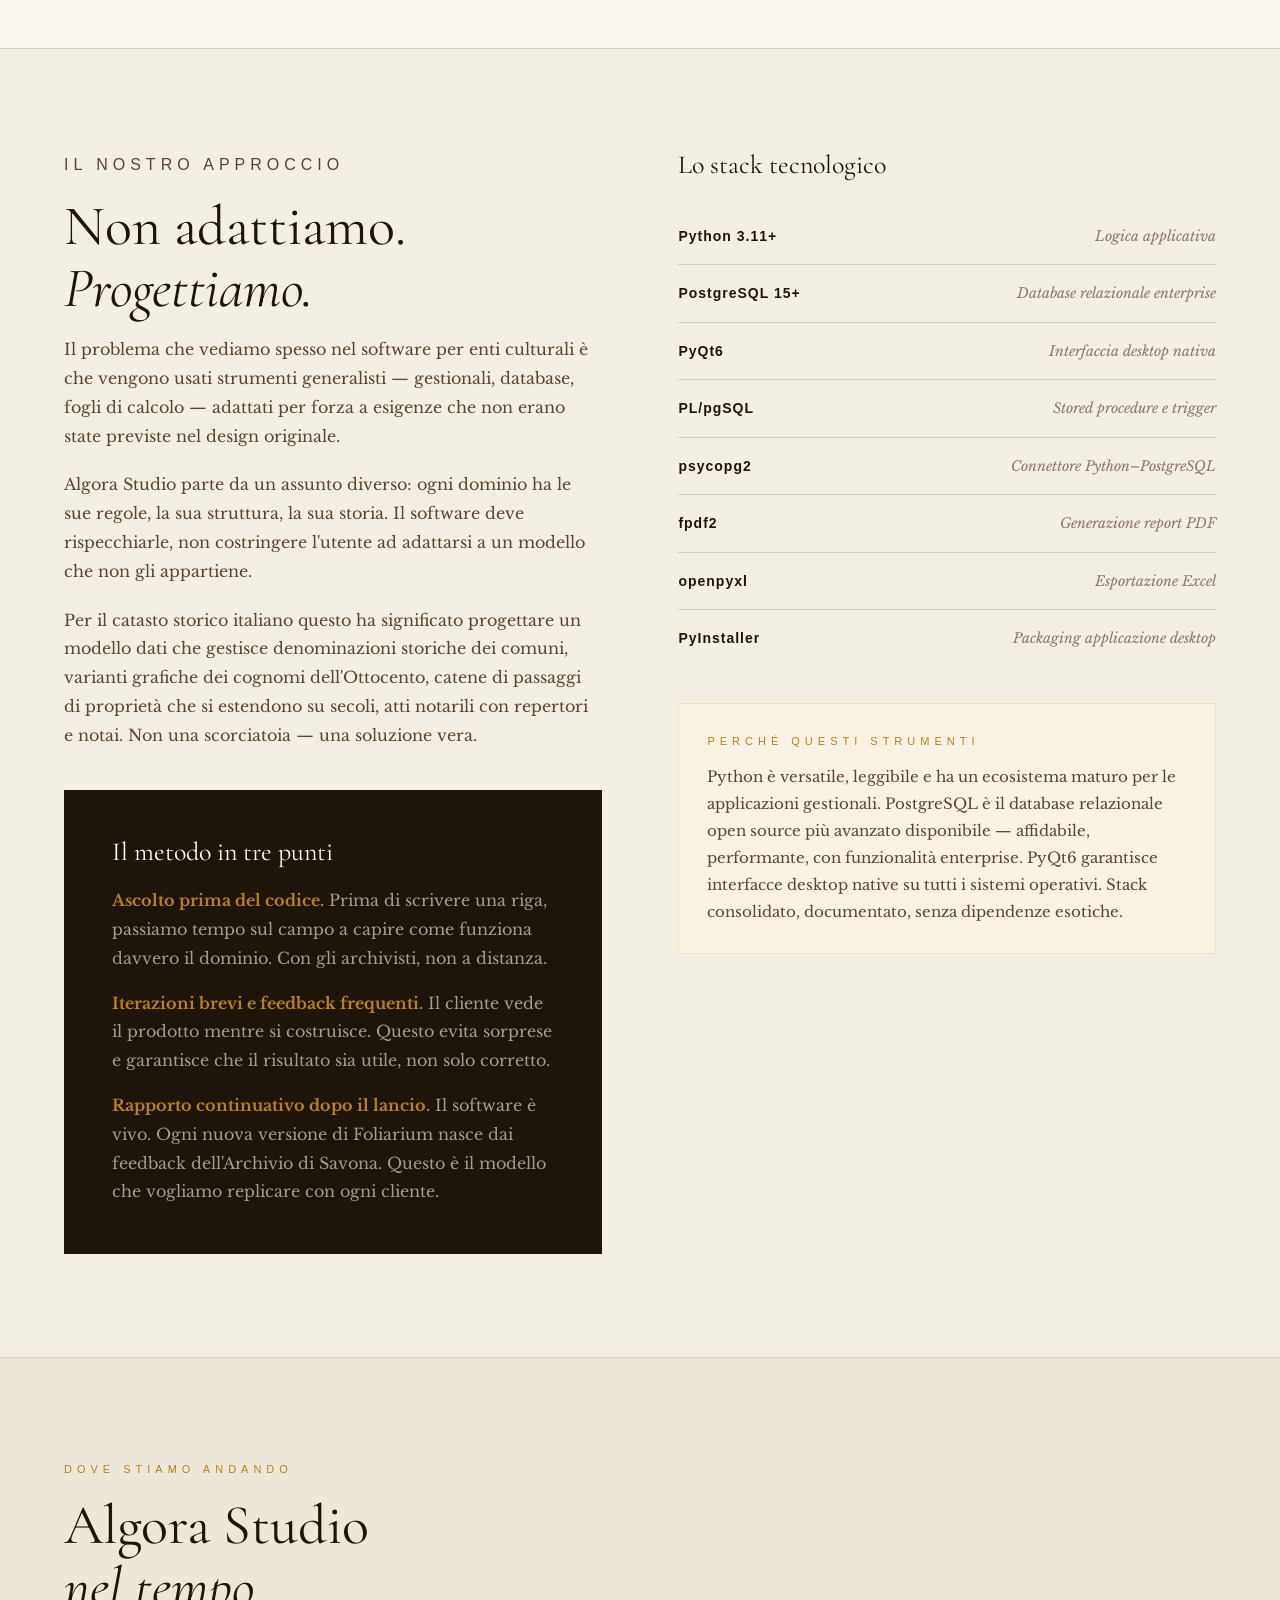
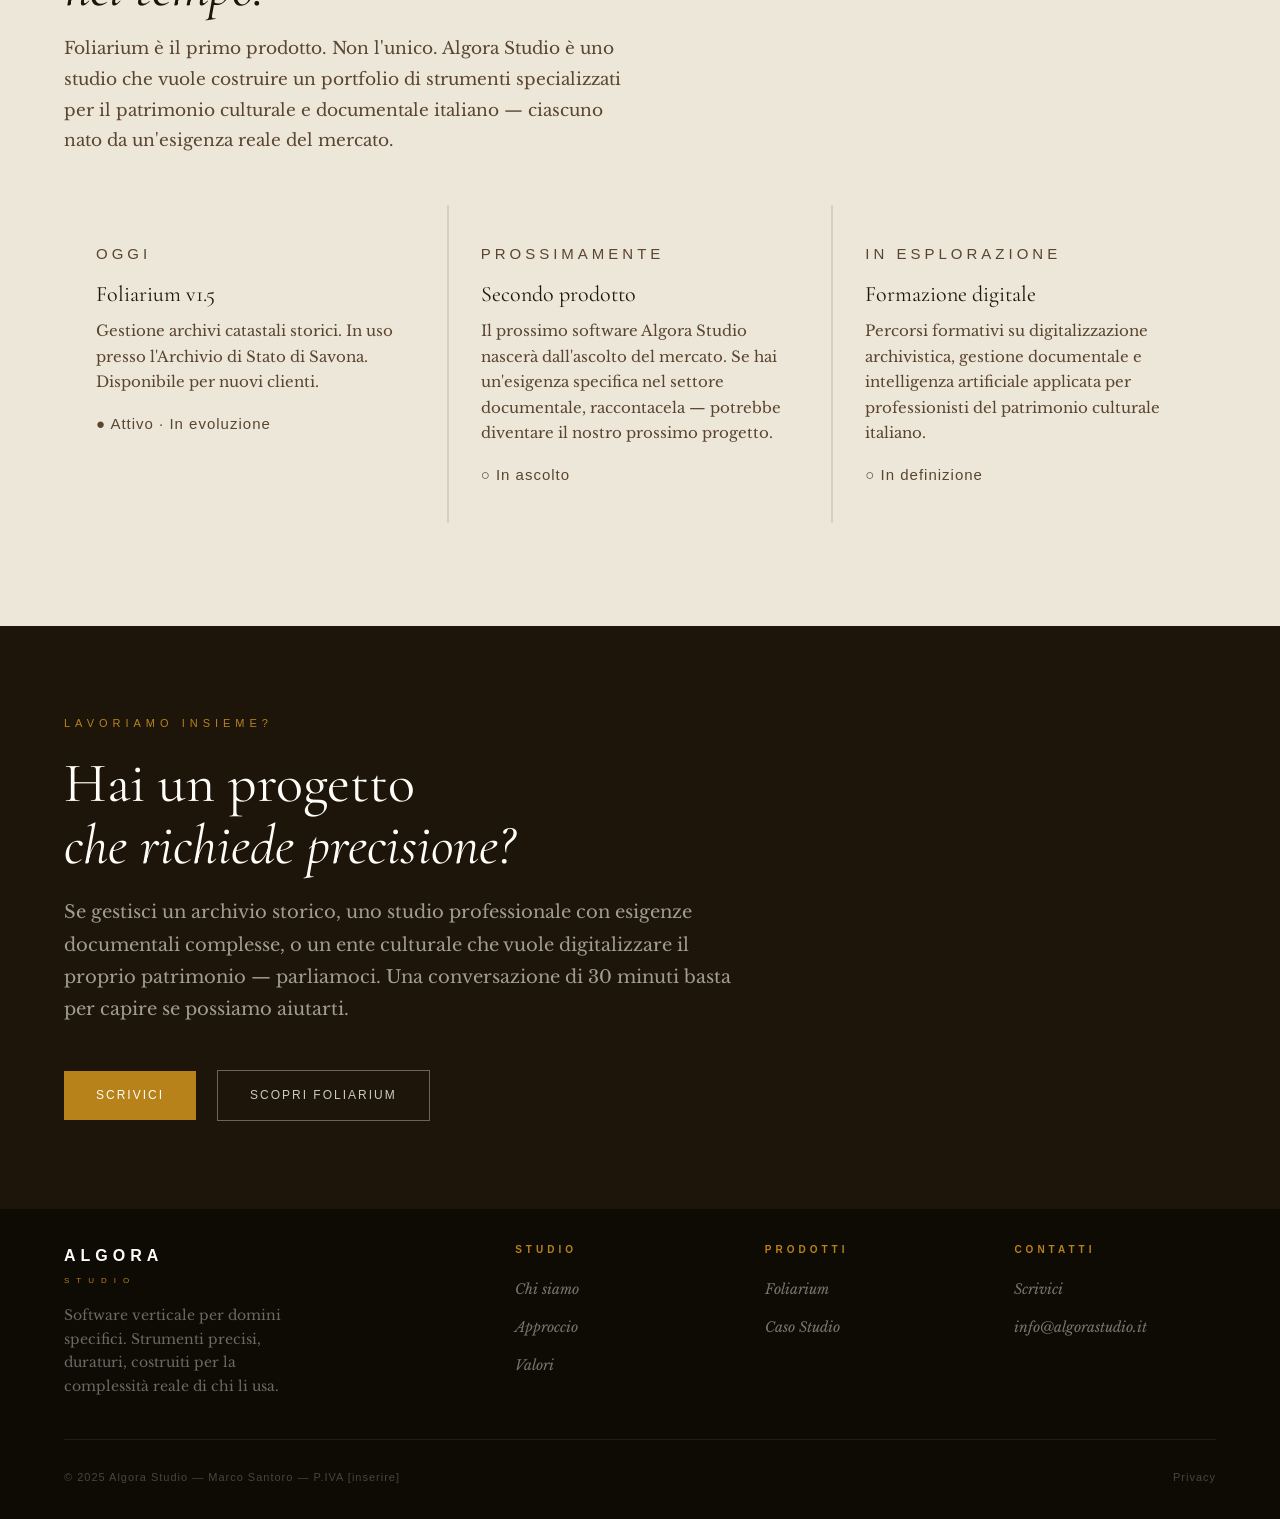
<file: chi-siamo.html>
<!DOCTYPE html>
<html lang="it">
<head>
<meta charset="UTF-8">
<meta name="viewport" content="width=device-width, initial-scale=1.0">
<title>Chi Siamo — Algora Studio</title>
<link rel="stylesheet" href="style.css">
<style>
.about-hero {
  padding: 130px clamp(24px,5vw,72px) 80px;
  border-bottom: 1px solid var(--border);
  display: grid; grid-template-columns: 1fr 380px; gap: 0;
  align-items: end;
}
.ah-left { padding: 0 64px 0 0; border-right: 1px solid var(--border); }
.ah-left .label { margin-bottom: 24px; }
.ah-left h1 { color: var(--ink); margin-bottom: 24px; }
.ah-left p { font-size: 18px; color: var(--mid); max-width: 520px; line-height: 1.9; border-top: 2px solid var(--gold); padding-top: 24px; }
.ah-right { padding: 0 0 0 52px; }

.founder-portrait {
  background: var(--ink); padding: 40px;
}
.fp-initials {
  width: 72px; height: 72px; border-radius: 50%;
  background: rgba(184,130,26,.15); border: 1px solid rgba(184,130,26,.3);
  display: flex; align-items: center; justify-content: center;
  font-family: 'Cormorant Garamond', serif;
  font-size: 28px; color: var(--gold); margin-bottom: 24px;
}
.fp-name {
  font-family: 'Cormorant Garamond', serif;
  font-size: 28px; font-weight: 400; color: var(--ivory); margin-bottom: 4px;
}
.fp-role {
  font-family: 'Trebuchet MS', Calibri, sans-serif;
  font-size: 11px; letter-spacing: 3px; color: var(--gold);
  text-transform: uppercase; margin-bottom: 24px;
}
.fp-bio { font-size: 15px; color: rgba(249,246,239,.65); line-height: 1.8; }

/* ── VALORI ─────────────────────── */
.valori { background: var(--cream); border-bottom: 1px solid var(--border); }

.val-grid { display: grid; grid-template-columns: repeat(3,1fr); gap: 2px; background: var(--border); }
.val-card { background: var(--cream); padding: 44px 36px; }
.val-card:nth-child(2) { background: var(--ink); }

.vn { font-family: 'Trebuchet MS', Calibri, sans-serif; font-size: 10px; letter-spacing: 4px; text-transform: uppercase; margin-bottom: 20px; }
.val-card .vn { color: var(--gold); }
.val-card:nth-child(2) .vn { color: rgba(184,130,26,.7); }

.val-card h3 { margin-bottom: 14px; }
.val-card h3 { color: var(--ink); }
.val-card:nth-child(2) h3 { color: var(--ivory); }

.val-card p { font-size: 15px; line-height: 1.7; }
.val-card p { color: var(--mid); }
.val-card:nth-child(2) p { color: rgba(249,246,239,.6); }

/* ── APPROCCIO ──────────────────── */
.approccio-section { background: var(--parchment); }

.app-text h2 { margin-bottom: 16px; }
.app-text > p { font-size: 16px; color: var(--mid); margin-bottom: 20px; line-height: 1.8; }

.manifesto-full {
  background: var(--ink); padding: 48px; margin-top: 40px;
}
.manifesto-full h3 {
  font-family: 'Cormorant Garamond', serif;
  font-size: 26px; color: var(--ivory); margin-bottom: 20px; font-weight: 400;
}
.manifesto-full p {
  font-size: 16px; color: rgba(249,246,239,.6); line-height: 1.8; margin-bottom: 16px;
}
.manifesto-full p:last-child { margin-bottom: 0; }

.stack-full { }
.stack-full h3 {
  font-family: 'Cormorant Garamond', serif;
  font-size: 26px; font-weight: 400; color: var(--ink); margin-bottom: 28px;
}
.tech-rows { list-style: none; }
.tech-rows li {
  display: flex; justify-content: space-between; align-items: center;
  padding: 16px 0; border-bottom: 1px solid var(--border);
}
.tech-rows li:last-child { border-bottom: none; }
.tech-rows li strong { font-family: 'Trebuchet MS', Calibri, sans-serif; font-size: 14px; color: var(--ink); letter-spacing: 1px; }
.tech-rows li span { font-size: 14px; color: var(--muted); font-style: italic; }

/* ── FUTURO ─────────────────────── */
.futuro { background: var(--parchment-2); border-top: 1px solid var(--border); }

.futuro-grid { display: grid; grid-template-columns: repeat(3,1fr); gap: 2px; background: var(--border); margin-top: 48px; }
.fut-card { background: var(--parchment-2); padding: 36px 32px; }
.fut-n { font-family: 'Trebuchet MS', Calibri, sans-serif; font-size: 10px; letter-spacing: 4px; color: var(--gold); text-transform: uppercase; margin-bottom: 16px; }
.fut-card h3 { font-size: 22px; color: var(--ink); margin-bottom: 12px; }
.fut-card p { font-size: 15px; color: var(--mid); line-height: 1.7; }
.fut-status { font-family: 'Trebuchet MS', Calibri, sans-serif; font-size: 11px; color: var(--faint); margin-top: 16px; letter-spacing: 1px; }
</style>
</head>
<body>

<nav id="nav">
  <a href="index.html" class="nav-logo">
    <span class="brand">ALGORA</span>
    <span class="sub">STUDIO</span>
  </a>
  <ul class="nav-links" id="navLinks">
    <li><a href="index.html">Home</a></li>
    <li><a href="chi-siamo.html" class="active">Chi siamo</a></li>
    <li><a href="foliarium.html">Foliarium</a></li>
    <li><a href="caso-studio.html">Caso Studio</a></li>
    <li><a href="contatti.html" class="nav-cta">Contatti</a></li>
  </ul>
  <div class="nav-burger" onclick="toggleNav()"><span></span><span></span><span></span></div>
</nav>

<!-- HERO -->
<header class="about-hero">
  <div class="ah-left fade-up">
    <p class="label">Chi siamo</p>
    <h1>Uno studio.<br>Software verticale.<br><em>Fatto bene.</em></h1>
    <p>Algora Studio è uno studio di sviluppo software che progetta applicazioni verticali per domini specifici. Non facciamo tutto — costruiamo strumenti precisi per chi ha esigenze che il software generico non riesce a soddisfare.</p>
  </div>
  <div class="ah-right fade-up fade-up-2">
    <div class="founder-portrait">
      <div class="fp-initials">MS</div>
      <p class="fp-name">Marco Santoro</p>
      <p class="fp-role">Fondatore · Sviluppatore</p>
      <p class="fp-bio">Sviluppatore software con esperienza in applicazioni gestionali per enti pubblici e privati. Ha progettato e sviluppato Foliarium su commissione dell'Archivio di Stato di Savona, dove il software è attivo dalla versione 1.0.</p>
    </div>
  </div>
</header>

<div class="strip">
  <span class="strip-item">Sede: <strong>Savona, Liguria — Italia</strong></span>
  <span class="strip-item">Fondato: <strong>2025</strong></span>
  <span class="strip-item">Stack: <strong>Python · PostgreSQL · PyQt6</strong></span>
</div>

<!-- VALORI -->
<section class="valori" id="valori">
  <div style="max-width:640px;margin-bottom:52px;">
    <p class="label" style="margin-bottom:16px;">I nostri valori</p>
    <h2>Cosa guida<br><em>ogni scelta.</em></h2>
  </div>
  <div class="val-grid">
    <div class="val-card">
      <p class="vn">01</p>
      <h3>Specializzazione verticale</h3>
      <p>Software costruito per domini precisi. La profondità conta più della larghezza. Ogni settore ha le sue regole — il software deve rifletterle, non costringere l'utente ad adattarsi a un modello che non gli appartiene.</p>
    </div>
    <div class="val-card">
      <p class="vn">02</p>
      <h3>Il cliente come co-progettista</h3>
      <p>Non sviluppiamo ipotesi di prodotto. Ogni strumento nasce lavorando fianco a fianco con chi lo userà ogni giorno. Foliarium nasce dall'Archivio di Stato di Savona, non da una ricerca di mercato astratta.</p>
    </div>
    <div class="val-card">
      <p class="vn">03</p>
      <h3>Tecnologie durevoli</h3>
      <p>Python, PostgreSQL, stack open source consolidato. Niente framework del momento, niente lock-in proprietario. Il software che costruiamo deve essere mantenibile tra dieci anni da chiunque.</p>
    </div>
  </div>
</section>

<!-- APPROCCIO -->
<section class="approccio-section" id="approccio">
  <div class="grid-2" style="gap:clamp(40px,6vw,88px);align-items:start;">
    <div class="app-text">
      <p class="label" style="margin-bottom:16px;">Il nostro approccio</p>
      <h2>Non adattiamo.<br><em>Progettiamo.</em></h2>
      <p>Il problema che vediamo spesso nel software per enti culturali è che vengono usati strumenti generalisti — gestionali, database, fogli di calcolo — adattati per forza a esigenze che non erano state previste nel design originale.</p>
      <p>Algora Studio parte da un assunto diverso: ogni dominio ha le sue regole, la sua struttura, la sua storia. Il software deve rispecchiarle, non costringere l'utente ad adattarsi a un modello che non gli appartiene.</p>
      <p>Per il catasto storico italiano questo ha significato progettare un modello dati che gestisce denominazioni storiche dei comuni, varianti grafiche dei cognomi dell'Ottocento, catene di passaggi di proprietà che si estendono su secoli, atti notarili con repertori e notai. Non una scorciatoia — una soluzione vera.</p>

      <div class="manifesto-full">
        <h3>Il metodo in tre punti</h3>
        <p><strong style="color:var(--gold);">Ascolto prima del codice.</strong> Prima di scrivere una riga, passiamo tempo sul campo a capire come funziona davvero il dominio. Con gli archivisti, non a distanza.</p>
        <p><strong style="color:var(--gold);">Iterazioni brevi e feedback frequenti.</strong> Il cliente vede il prodotto mentre si costruisce. Questo evita sorprese e garantisce che il risultato sia utile, non solo corretto.</p>
        <p><strong style="color:var(--gold);">Rapporto continuativo dopo il lancio.</strong> Il software è vivo. Ogni nuova versione di Foliarium nasce dai feedback dell'Archivio di Savona. Questo è il modello che vogliamo replicare con ogni cliente.</p>
      </div>
    </div>

    <div class="stack-full">
      <h3>Lo stack tecnologico</h3>
      <ul class="tech-rows">
        <li><strong>Python 3.11+</strong><span>Logica applicativa</span></li>
        <li><strong>PostgreSQL 15+</strong><span>Database relazionale enterprise</span></li>
        <li><strong>PyQt6</strong><span>Interfaccia desktop nativa</span></li>
        <li><strong>PL/pgSQL</strong><span>Stored procedure e trigger</span></li>
        <li><strong>psycopg2</strong><span>Connettore Python–PostgreSQL</span></li>
        <li><strong>fpdf2</strong><span>Generazione report PDF</span></li>
        <li><strong>openpyxl</strong><span>Esportazione Excel</span></li>
        <li><strong>PyInstaller</strong><span>Packaging applicazione desktop</span></li>
      </ul>

      <div style="margin-top:36px;padding:28px;background:var(--gold-faint);border:1px solid var(--gold-light);">
        <p class="label" style="margin-bottom:12px;">Perché questi strumenti</p>
        <p style="font-size:15px;color:var(--mid);line-height:1.8;">Python è versatile, leggibile e ha un ecosistema maturo per le applicazioni gestionali. PostgreSQL è il database relazionale open source più avanzato disponibile — affidabile, performante, con funzionalità enterprise. PyQt6 garantisce interfacce desktop native su tutti i sistemi operativi. Stack consolidato, documentato, senza dipendenze esotiche.</p>
      </div>
    </div>
  </div>
</section>

<!-- FUTURO -->
<section class="futuro">
  <p class="label" style="margin-bottom:16px;">Dove stiamo andando</p>
  <h2>Algora Studio<br><em>nel tempo.</em></h2>
  <p style="font-size:17px;color:var(--mid);max-width:580px;margin-top:16px;line-height:1.8;">Foliarium è il primo prodotto. Non l'unico. Algora Studio è uno studio che vuole costruire un portfolio di strumenti specializzati per il patrimonio culturale e documentale italiano — ciascuno nato da un'esigenza reale del mercato.</p>

  <div class="futuro-grid">
    <div class="fut-card">
      <p class="fut-n">Oggi</p>
      <h3>Foliarium v1.5</h3>
      <p>Gestione archivi catastali storici. In uso presso l'Archivio di Stato di Savona. Disponibile per nuovi clienti.</p>
      <p class="fut-status">● Attivo · In evoluzione</p>
    </div>
    <div class="fut-card">
      <p class="fut-n">Prossimamente</p>
      <h3>Secondo prodotto</h3>
      <p>Il prossimo software Algora Studio nascerà dall'ascolto del mercato. Se hai un'esigenza specifica nel settore documentale, raccontacela — potrebbe diventare il nostro prossimo progetto.</p>
      <p class="fut-status">○ In ascolto</p>
    </div>
    <div class="fut-card">
      <p class="fut-n">In esplorazione</p>
      <h3>Formazione digitale</h3>
      <p>Percorsi formativi su digitalizzazione archivistica, gestione documentale e intelligenza artificiale applicata per professionisti del patrimonio culturale italiano.</p>
      <p class="fut-status">○ In definizione</p>
    </div>
  </div>
</section>

<!-- CTA -->
<section style="background:var(--ink);padding:clamp(56px,7vw,88px) clamp(24px,5vw,72px);">
  <div style="max-width:680px;">
    <p class="label" style="color:var(--gold);margin-bottom:20px;">Lavoriamo insieme?</p>
    <h2 style="color:var(--ivory);margin-bottom:20px;">Hai un progetto<br><em>che richiede precisione?</em></h2>
    <p style="font-size:18px;color:rgba(249,246,239,.6);margin-bottom:44px;line-height:1.8;">Se gestisci un archivio storico, uno studio professionale con esigenze documentali complesse, o un ente culturale che vuole digitalizzare il proprio patrimonio — parliamoci. Una conversazione di 30 minuti basta per capire se possiamo aiutarti.</p>
    <a href="contatti.html" class="btn btn-gold">Scrivici</a>
    <a href="foliarium.html" class="btn btn-outline-light" style="margin-left:16px;">Scopri Foliarium</a>
  </div>
</section>

<footer>
  <div class="footer-main">
    <div class="footer-brand">
      <span class="brand">ALGORA</span>
      <span class="sub">STUDIO</span>
      <p>Software verticale per domini specifici. Strumenti precisi, duraturi, costruiti per la complessità reale di chi li usa.</p>
    </div>
    <div class="footer-col">
      <h4>Studio</h4>
      <ul>
        <li><a href="chi-siamo.html">Chi siamo</a></li>
        <li><a href="chi-siamo.html#approccio">Approccio</a></li>
        <li><a href="chi-siamo.html#valori">Valori</a></li>
      </ul>
    </div>
    <div class="footer-col">
      <h4>Prodotti</h4>
      <ul>
        <li><a href="foliarium.html">Foliarium</a></li>
        <li><a href="caso-studio.html">Caso Studio</a></li>
      </ul>
    </div>
    <div class="footer-col">
      <h4>Contatti</h4>
      <ul>
        <li><a href="contatti.html">Scrivici</a></li>
        <li><a href="mailto:info@algorastudio.it">info@algorastudio.it</a></li>
      </ul>
    </div>
  </div>
  <div class="footer-bottom">
    <p>© 2025 Algora Studio — Marco Santoro — P.IVA [inserire]</p>
    <p><a href="#">Privacy</a></p>
  </div>
</footer>

<script>
function toggleNav() { document.getElementById('navLinks').classList.toggle('open'); }
window.addEventListener('scroll', () => { document.getElementById('nav').classList.toggle('scrolled', window.scrollY > 20); });
</script>
</body>
</html>
</file>
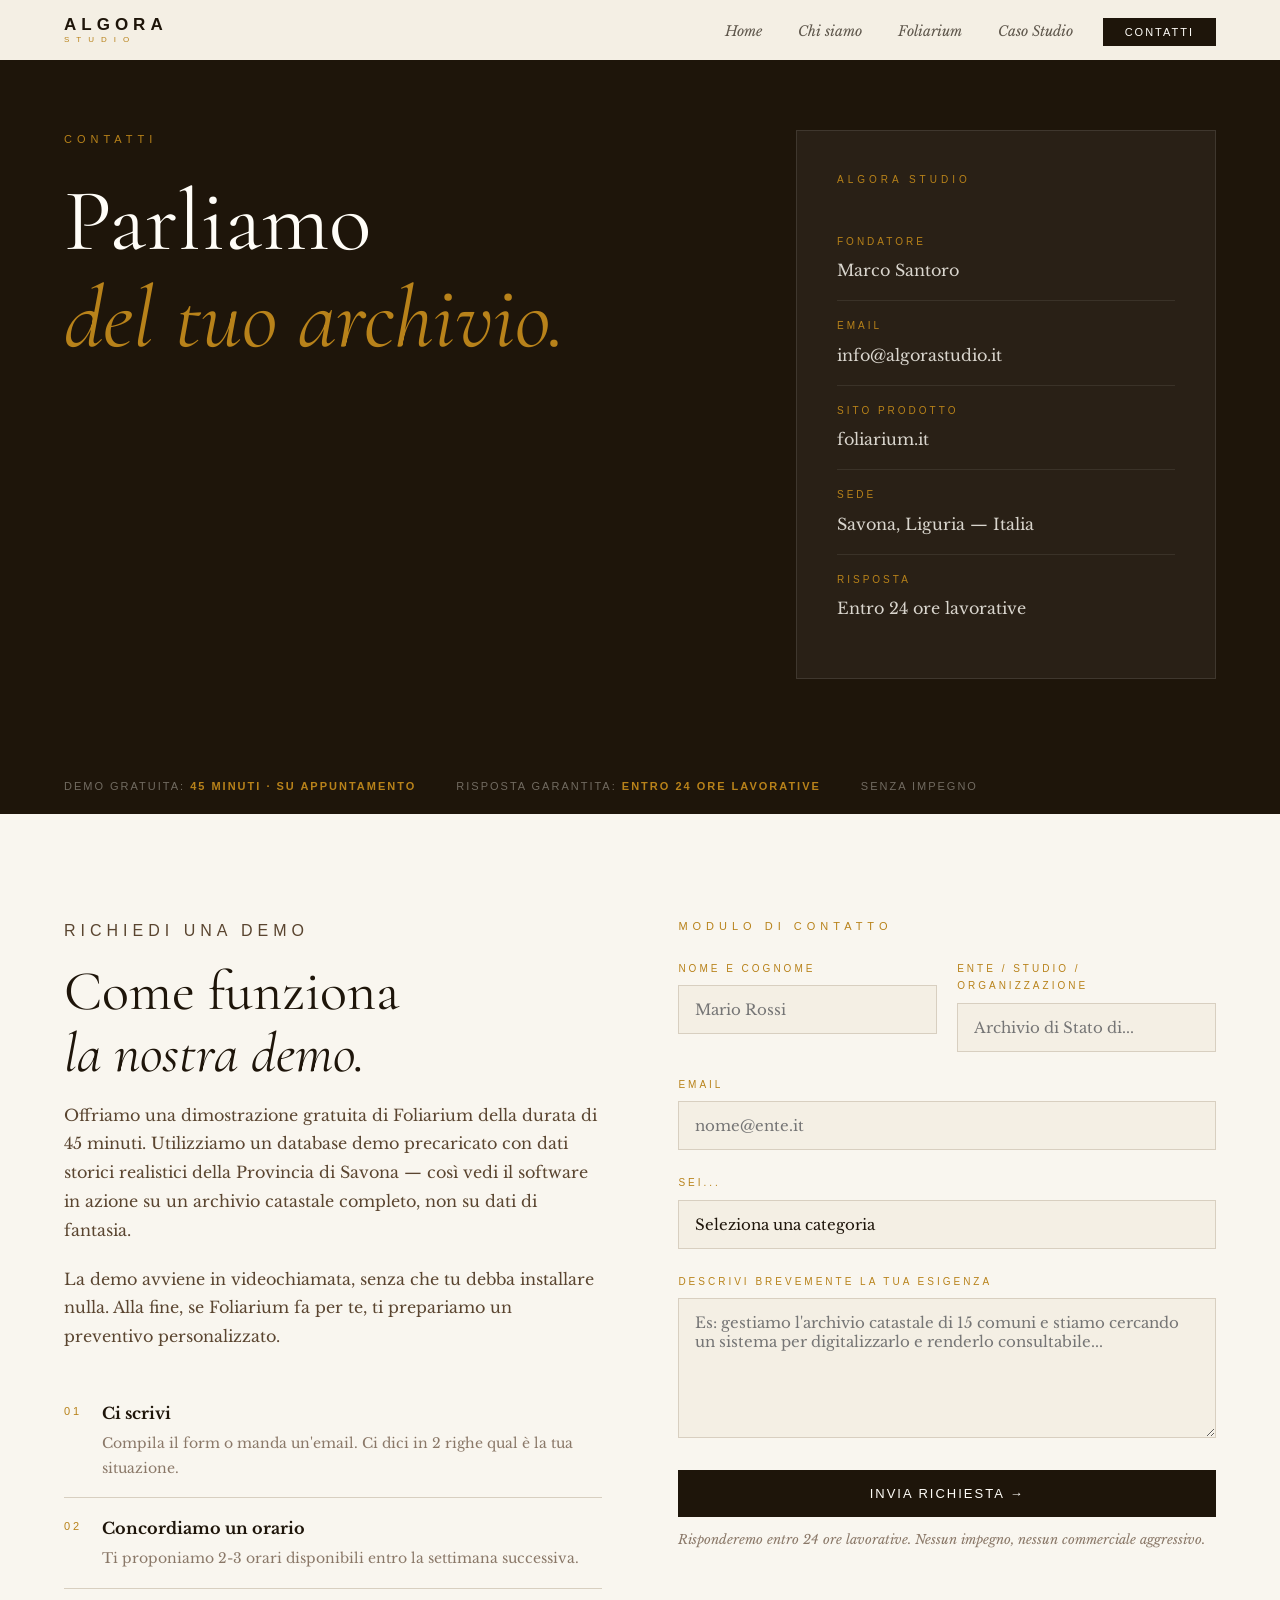
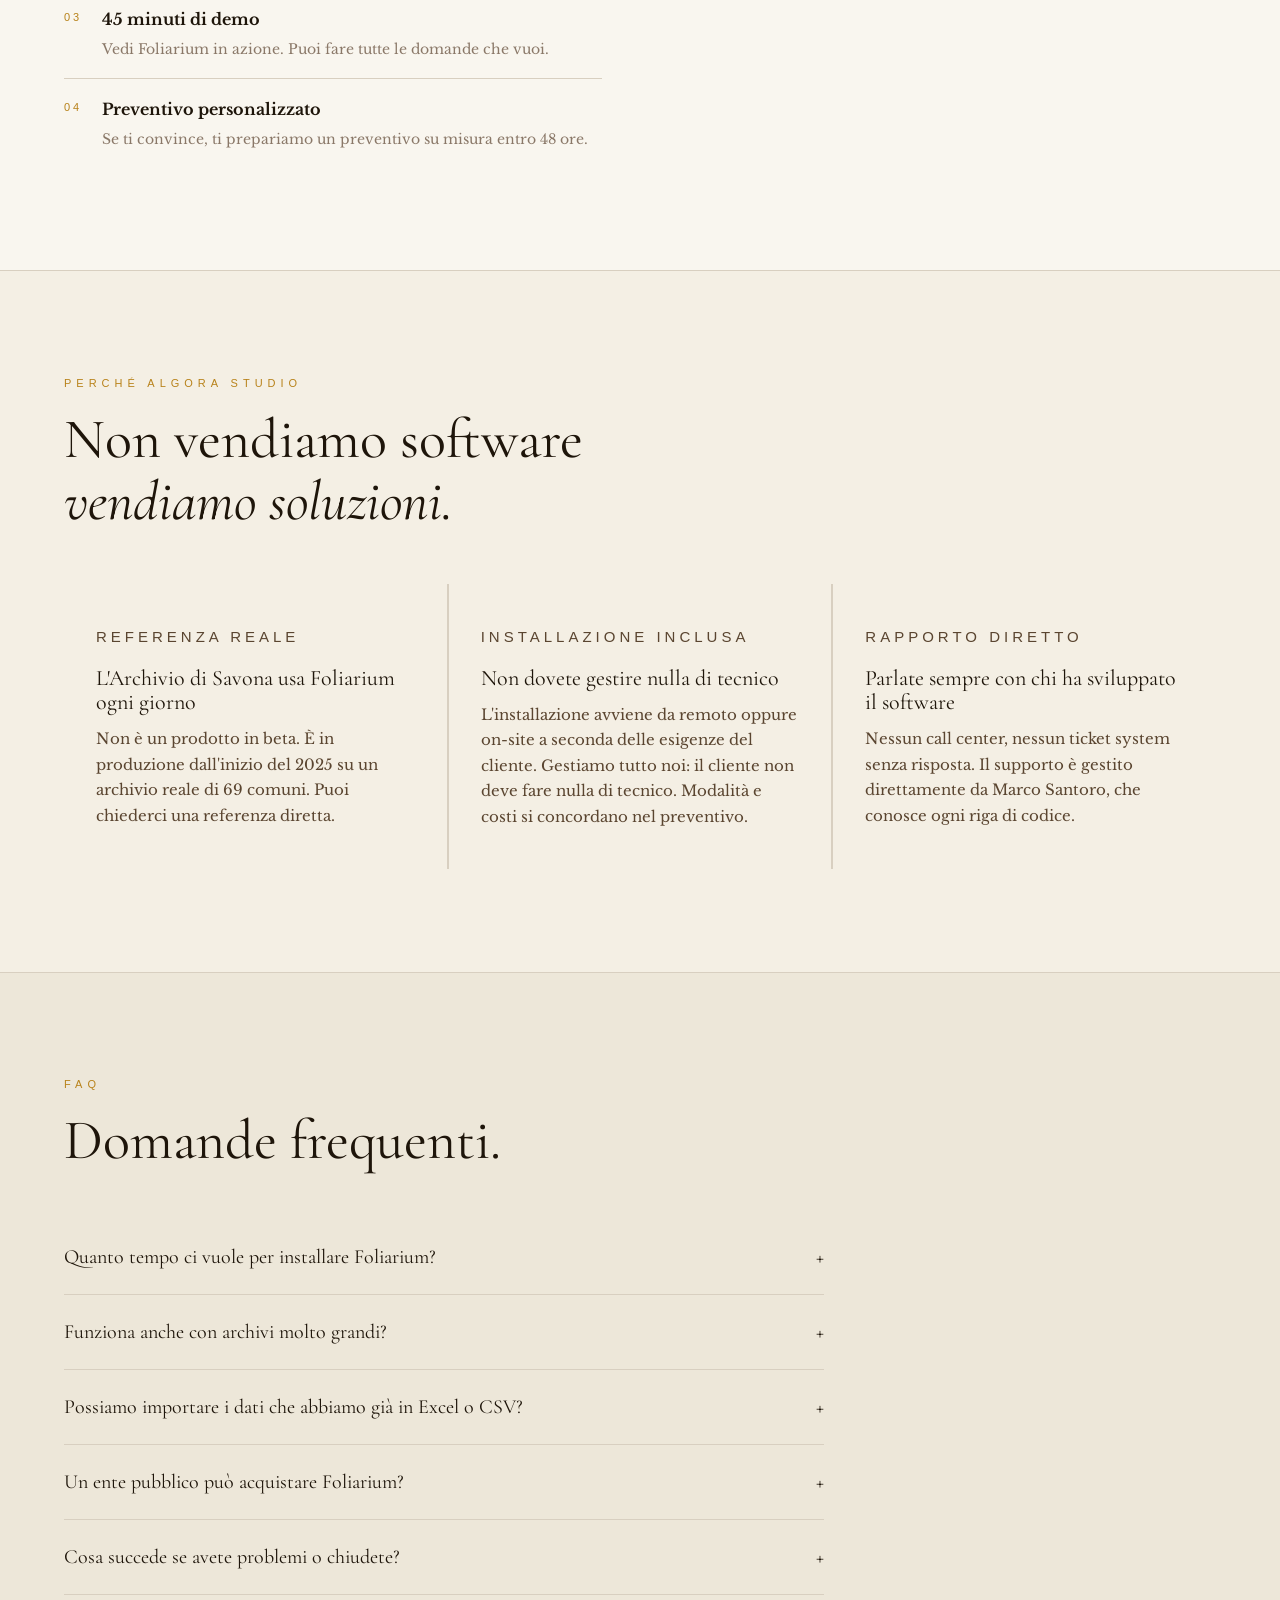
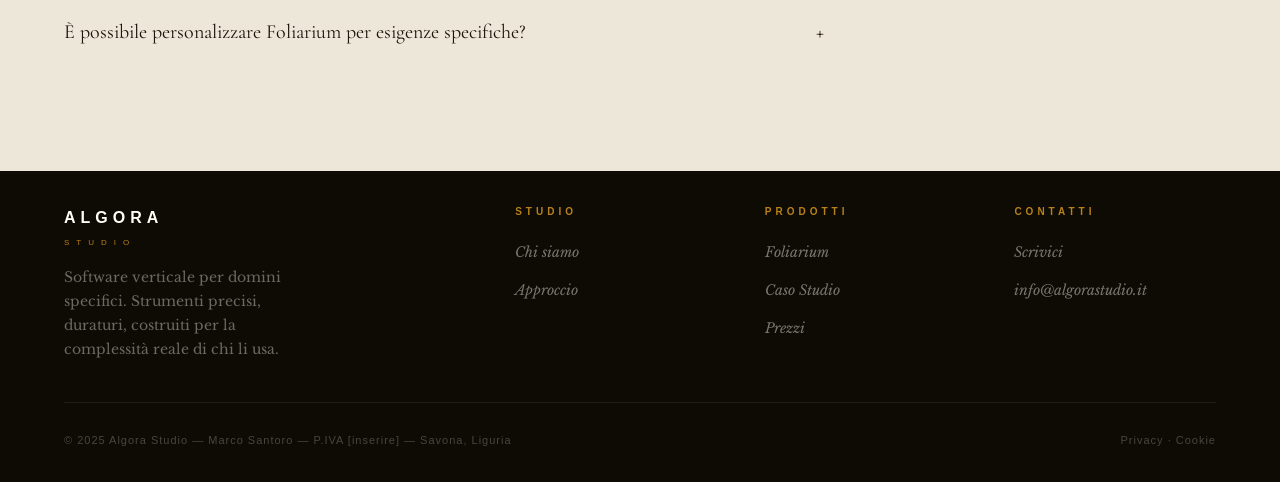
<file: contatti.html>
<!DOCTYPE html>
<html lang="it">
<head>
<meta charset="UTF-8">
<meta name="viewport" content="width=device-width, initial-scale=1.0">
<title>Contatti — Algora Studio</title>
<link rel="stylesheet" href="style.css">
<style>
.contact-hero {
  background: var(--ink);
  padding: 130px clamp(24px,5vw,72px) 80px;
  display: grid; grid-template-columns: 1fr 420px; gap: 0;
  align-items: start;
}

.ch-text { padding: 0 64px 0 0; }
.ch-text .label { color: var(--gold); margin-bottom: 24px; }
.ch-text h1 { color: var(--ivory); margin-bottom: 0; }
.ch-text h1 em { color: var(--gold); }

.ch-aside { }

.contact-info-card {
  background: rgba(255,255,255,.05);
  border: 1px solid rgba(255,255,255,.1);
  padding: 40px;
}

.ci-title {
  font-family: 'Trebuchet MS', Calibri, sans-serif;
  font-size: 10px; letter-spacing: 4px; color: var(--gold);
  text-transform: uppercase; margin-bottom: 28px;
}

.ci-item { padding: 16px 0; border-bottom: 1px solid rgba(255,255,255,.08); }
.ci-item:last-child { border-bottom: none; }
.ci-item label {
  display: block; font-family: 'Trebuchet MS', Calibri, sans-serif;
  font-size: 10px; letter-spacing: 3px; color: var(--gold);
  text-transform: uppercase; margin-bottom: 6px;
}
.ci-item a, .ci-item span {
  font-size: 16px; color: rgba(249,246,239,.85); text-decoration: none;
}
.ci-item a:hover { color: var(--gold); }

/* ── FORM ────────────────────────── */
.contact-form-section { background: var(--cream); border-bottom: 1px solid var(--border); }

.form-grid { gap: clamp(40px,6vw,88px); align-items: start; }

.form-intro h2 { margin-bottom: 16px; }
.form-intro p { font-size: 16px; color: var(--mid); margin-bottom: 20px; line-height: 1.8; }

.demo-steps { list-style: none; margin-top: 32px; }
.demo-steps li {
  display: flex; gap: 20px; padding: 16px 0;
  border-bottom: 1px solid var(--border);
}
.demo-steps li:last-child { border-bottom: none; }
.ds-n {
  font-family: 'Trebuchet MS', Calibri, sans-serif;
  font-size: 11px; letter-spacing: 3px; color: var(--gold);
  flex-shrink: 0; margin-top: 3px;
}
.ds-t strong { display: block; font-size: 16px; color: var(--ink); margin-bottom: 4px; }
.ds-t p { font-size: 14px; color: var(--muted); margin: 0; }

.contact-form { }

.form-group { margin-bottom: 24px; }

.form-group label {
  display: block; font-family: 'Trebuchet MS', Calibri, sans-serif;
  font-size: 10px; letter-spacing: 3px; color: var(--gold);
  text-transform: uppercase; margin-bottom: 8px;
}

.form-group input,
.form-group select,
.form-group textarea {
  width: 100%; padding: 14px 16px;
  background: var(--parchment); border: 1px solid var(--border);
  font-family: 'Libre Baskerville', serif; font-size: 15px; color: var(--ink);
  outline: none; transition: border-color .2s;
  appearance: none;
}

.form-group input:focus,
.form-group select:focus,
.form-group textarea:focus {
  border-color: var(--gold);
  background: var(--ivory);
}

.form-group textarea { min-height: 140px; resize: vertical; }

.form-row { display: grid; grid-template-columns: 1fr 1fr; gap: 20px; }

.form-submit {
  background: var(--ink); color: var(--ivory);
  width: 100%; padding: 16px;
  font-family: 'Trebuchet MS', Calibri, sans-serif;
  font-size: 13px; letter-spacing: 2px; text-transform: uppercase;
  border: none; cursor: pointer; transition: background .2s;
}
.form-submit:hover { background: var(--green); }

.form-note {
  font-size: 13px; color: var(--muted); margin-top: 12px;
  font-style: italic;
}

/* ── PERCHÉ NOI ─────────────────── */
.perche { background: var(--parchment); }

.perche-grid { display: grid; grid-template-columns: repeat(3,1fr); gap: 2px; background: var(--border); }
.pc-card { background: var(--parchment); padding: 40px 32px; }
.pc-n { font-family: 'Trebuchet MS', Calibri, sans-serif; font-size: 10px; letter-spacing: 4px; color: var(--gold); text-transform: uppercase; margin-bottom: 16px; }
.pc-card h3 { font-size: 22px; color: var(--ink); margin-bottom: 12px; }
.pc-card p { font-size: 15px; color: var(--mid); line-height: 1.7; }

/* ── FAQ ────────────────────────── */
.faq { background: var(--parchment-2); border-top: 1px solid var(--border); }
.faq-list { max-width: 760px; }
.faq-item {
  border-bottom: 1px solid var(--border); padding: 24px 0;
  cursor: pointer;
}
.faq-item:last-child { border-bottom: none; }
.faq-q {
  display: flex; justify-content: space-between; align-items: start; gap: 16px;
}
.faq-q span {
  font-family: 'Cormorant Garamond', serif;
  font-size: 20px; color: var(--ink); line-height: 1.3;
}
.faq-toggle {
  font-family: 'Trebuchet MS', Calibri, sans-serif;
  font-size: 20px; color: var(--gold); flex-shrink: 0; line-height: 1.3;
  transition: transform .3s;
}
.faq-a {
  font-size: 15px; color: var(--mid); line-height: 1.8;
  max-height: 0; overflow: hidden; transition: max-height .3s ease, padding .3s;
}
.faq-item.open .faq-toggle { transform: rotate(45deg); }
.faq-item.open .faq-a { max-height: 300px; padding-top: 16px; }
</style>
</head>
<body>

<nav id="nav">
  <a href="index.html" class="nav-logo">
    <span class="brand">ALGORA</span>
    <span class="sub">STUDIO</span>
  </a>
  <ul class="nav-links" id="navLinks">
    <li><a href="index.html">Home</a></li>
    <li><a href="chi-siamo.html">Chi siamo</a></li>
    <li><a href="foliarium.html">Foliarium</a></li>
    <li><a href="caso-studio.html">Caso Studio</a></li>
    <li><a href="contatti.html" class="nav-cta active">Contatti</a></li>
  </ul>
  <div class="nav-burger" onclick="toggleNav()"><span></span><span></span><span></span></div>
</nav>

<!-- HERO -->
<header class="contact-hero">
  <div class="ch-text fade-up">
    <p class="label">Contatti</p>
    <h1>Parliamo<br><em>del tuo archivio.</em></h1>
  </div>
  <div class="ch-aside fade-up fade-up-2">
    <div class="contact-info-card">
      <p class="ci-title">Algora Studio</p>
      <div class="ci-item">
        <label>Fondatore</label>
        <span>Marco Santoro</span>
      </div>
      <div class="ci-item">
        <label>Email</label>
        <a href="mailto:info@algorastudio.it">info@algorastudio.it</a>
      </div>
      <div class="ci-item">
        <label>Sito prodotto</label>
        <a href="https://foliarium.it" target="_blank">foliarium.it</a>
      </div>
      <div class="ci-item">
        <label>Sede</label>
        <span>Savona, Liguria — Italia</span>
      </div>
      <div class="ci-item">
        <label>Risposta</label>
        <span>Entro 24 ore lavorative</span>
      </div>
    </div>
  </div>
</header>

<div class="strip">
  <span class="strip-item">Demo gratuita: <strong>45 minuti · su appuntamento</strong></span>
  <span class="strip-item">Risposta garantita: <strong>entro 24 ore lavorative</strong></span>
  <span class="strip-item">Senza impegno</span>
</div>

<!-- FORM + INFO -->
<section class="contact-form-section" id="demo">
  <div class="grid-2 form-grid">
    <div class="form-intro">
      <p class="label" style="margin-bottom:16px;">Richiedi una demo</p>
      <h2>Come funziona<br><em>la nostra demo.</em></h2>
      <p>Offriamo una dimostrazione gratuita di Foliarium della durata di 45 minuti. Utilizziamo un database demo precaricato con dati storici realistici della Provincia di Savona — così vedi il software in azione su un archivio catastale completo, non su dati di fantasia.</p>
      <p>La demo avviene in videochiamata, senza che tu debba installare nulla. Alla fine, se Foliarium fa per te, ti prepariamo un preventivo personalizzato.</p>

      <ul class="demo-steps">
        <li>
          <span class="ds-n">01</span>
          <div class="ds-t">
            <strong>Ci scrivi</strong>
            <p>Compila il form o manda un'email. Ci dici in 2 righe qual è la tua situazione.</p>
          </div>
        </li>
        <li>
          <span class="ds-n">02</span>
          <div class="ds-t">
            <strong>Concordiamo un orario</strong>
            <p>Ti proponiamo 2-3 orari disponibili entro la settimana successiva.</p>
          </div>
        </li>
        <li>
          <span class="ds-n">03</span>
          <div class="ds-t">
            <strong>45 minuti di demo</strong>
            <p>Vedi Foliarium in azione. Puoi fare tutte le domande che vuoi.</p>
          </div>
        </li>
        <li>
          <span class="ds-n">04</span>
          <div class="ds-t">
            <strong>Preventivo personalizzato</strong>
            <p>Se ti convince, ti prepariamo un preventivo su misura entro 48 ore.</p>
          </div>
        </li>
      </ul>
    </div>

    <div class="contact-form">
      <p class="label" style="margin-bottom:24px;">Modulo di contatto</p>
      <form id="contact-form" action="https://formspree.io/f/maqledqa" method="POST" onsubmit="handleSubmit(event)">
        <div class="form-row">
          <div class="form-group">
            <label for="nome">Nome e cognome</label>
            <input type="text" id="nome" name="nome" placeholder="Mario Rossi" required>
          </div>
          <div class="form-group">
            <label for="ente">Ente / Studio / Organizzazione</label>
            <input type="text" id="ente" name="ente" placeholder="Archivio di Stato di...">
          </div>
        </div>
        <div class="form-group">
          <label for="email">Email</label>
          <input type="email" id="email" name="email" placeholder="nome@ente.it" required>
        </div>
        <div class="form-group">
          <label for="tipo">Sei...</label>
          <select id="tipo" name="tipo">
            <option value="">Seleziona una categoria</option>
            <option>Archivio di Stato</option>
            <option>Archivio storico comunale</option>
            <option>Studio notarile</option>
            <option>Genealogista professionista</option>
            <option>Fondazione culturale</option>
            <option>Università / Centro di ricerca</option>
            <option>Altro</option>
          </select>
        </div>
        <div class="form-group">
          <label for="messaggio">Descrivi brevemente la tua esigenza</label>
          <textarea id="messaggio" name="messaggio" placeholder="Es: gestiamo l'archivio catastale di 15 comuni e stiamo cercando un sistema per digitalizzarlo e renderlo consultabile..."></textarea>
        </div>
        <button type="submit" class="form-submit">Invia richiesta →</button>
        <p class="form-note">Risponderemo entro 24 ore lavorative. Nessun impegno, nessun commerciale aggressivo.</p>
      </form>
      <div id="form-success" style="display:none;background:var(--green-light);border:1px solid rgba(26,58,40,.2);padding:28px;margin-top:16px;">
        <p style="font-family:'Trebuchet MS',sans-serif;font-size:12px;letter-spacing:2px;color:var(--green);text-transform:uppercase;margin-bottom:8px;">Messaggio inviato</p>
        <p style="font-size:15px;color:var(--mid);">Grazie per averci scritto. Ti risponderemo entro 24 ore lavorative.</p>
      </div>
    </div>
  </div>
</section>

<!-- PERCHÉ SCEGLIERCI -->
<section class="perche">
  <div style="max-width:640px;margin-bottom:52px;">
    <p class="label" style="margin-bottom:16px;">Perché Algora Studio</p>
    <h2>Non vendiamo software<br><em>vendiamo soluzioni.</em></h2>
  </div>
  <div class="perche-grid">
    <div class="pc-card">
      <p class="pc-n">Referenza reale</p>
      <h3>L'Archivio di Savona usa Foliarium ogni giorno</h3>
      <p>Non è un prodotto in beta. È in produzione dall'inizio del 2025 su un archivio reale di 69 comuni. Puoi chiederci una referenza diretta.</p>
    </div>
    <div class="pc-card">
      <p class="pc-n">Installazione inclusa</p>
      <h3>Non dovete gestire nulla di tecnico</h3>
      <p>L'installazione avviene da remoto oppure on-site a seconda delle esigenze del cliente. Gestiamo tutto noi: il cliente non deve fare nulla di tecnico. Modalità e costi si concordano nel preventivo.</p>
    </div>
    <div class="pc-card">
      <p class="pc-n">Rapporto diretto</p>
      <h3>Parlate sempre con chi ha sviluppato il software</h3>
      <p>Nessun call center, nessun ticket system senza risposta. Il supporto è gestito direttamente da Marco Santoro, che conosce ogni riga di codice.</p>
    </div>
  </div>
</section>

<!-- FAQ -->
<section class="faq">
  <div style="max-width:640px;margin-bottom:48px;">
    <p class="label" style="margin-bottom:16px;">FAQ</p>
    <h2>Domande frequenti.</h2>
  </div>
  <div class="faq-list">
    <div class="faq-item" onclick="toggleFaq(this)">
      <div class="faq-q">
        <span>Quanto tempo ci vuole per installare Foliarium?</span>
        <span class="faq-toggle">+</span>
      </div>
      <p class="faq-a">L'installazione può avvenire in due modalità. Remota: se il cliente è autonomo nell'uso di strumenti come TeamViewer o AnyDesk, effettuiamo tutto in videochiamata (circa 1-2 ore). On-site: interveniamo fisicamente presso la sede del cliente — tempi e costi sono concordati nel preventivo in base alla distanza e alla complessità. In entrambi i casi installiamo PostgreSQL, il database, l'applicazione e configuriamo tutto. Il cliente non deve avere competenze tecniche specifiche.</p>
    </div>
    <div class="faq-item" onclick="toggleFaq(this)">
      <div class="faq-q">
        <span>Funziona anche con archivi molto grandi?</span>
        <span class="faq-toggle">+</span>
      </div>
      <p class="faq-a">Sì. Foliarium utilizza PostgreSQL come database — un sistema relazionale enterprise usato in produzione da aziende Fortune 500. Il caso studio di Savona gestisce 12.000+ partite e 8.500+ possessori senza problemi di performance. Per archivi più grandi, ottimizziamo la configurazione del server in fase di installazione.</p>
    </div>
    <div class="faq-item" onclick="toggleFaq(this)">
      <div class="faq-q">
        <span>Possiamo importare i dati che abbiamo già in Excel o CSV?</span>
        <span class="faq-toggle">+</span>
      </div>
      <p class="faq-a">Sì. Foliarium supporta l'importazione massiva da CSV con report dettagliati degli errori. Se i dati esistenti sono in formati diversi (Excel, database proprietari, altri sistemi), lo valutiamo caso per caso durante la fase di analisi preliminare, inclusa gratuitamente nel preventivo.</p>
    </div>
    <div class="faq-item" onclick="toggleFaq(this)">
      <div class="faq-q">
        <span>Un ente pubblico può acquistare Foliarium?</span>
        <span class="faq-toggle">+</span>
      </div>
      <p class="faq-a">Sì. Algora Studio emette regolare fattura con P.IVA e può operare con gli strumenti di acquisto della PA. Tutti i pacchetti Foliarium sono studiati per restare sotto la soglia di € 4.999 imponibile che consente l'affidamento diretto semplificato senza procedure di gara. La combinazione massima (Licenza Sito + Assistenza Standard) raggiunge € 4.800 + IVA. Per la PA si applica lo split payment: l'IVA viene versata direttamente dall'ente all'Erario.</p>
    </div>
    <div class="faq-item" onclick="toggleFaq(this)">
      <div class="faq-q">
        <span>Cosa succede se avete problemi o chiudete?</span>
        <span class="faq-toggle">+</span>
      </div>
      <p class="faq-a">Foliarium utilizza esclusivamente tecnologie open source (PostgreSQL, Python, PyQt6). Il codice non è criptato né legato a licenze proprietarie di terze parti. In qualsiasi momento, il cliente può fare un backup completo del database e dell'applicazione. Il dato rimane sempre di proprietà del cliente.</p>
    </div>
    <div class="faq-item" onclick="toggleFaq(this)">
      <div class="faq-q">
        <span>È possibile personalizzare Foliarium per esigenze specifiche?</span>
        <span class="faq-toggle">+</span>
      </div>
      <p class="faq-a">Sì, con il pacchetto Premium o tramite un preventivo separato per sviluppo custom. Ogni personalizzazione viene valutata in base alla complessità e documentata. Le personalizzazioni più richieste diventano spesso funzionalità standard nelle versioni successive.</p>
    </div>
  </div>
</section>

<footer>
  <div class="footer-main">
    <div class="footer-brand">
      <span class="brand">ALGORA</span>
      <span class="sub">STUDIO</span>
      <p>Software verticale per domini specifici. Strumenti precisi, duraturi, costruiti per la complessità reale di chi li usa.</p>
    </div>
    <div class="footer-col">
      <h4>Studio</h4>
      <ul>
        <li><a href="chi-siamo.html">Chi siamo</a></li>
        <li><a href="chi-siamo.html#approccio">Approccio</a></li>
      </ul>
    </div>
    <div class="footer-col">
      <h4>Prodotti</h4>
      <ul>
        <li><a href="foliarium.html">Foliarium</a></li>
        <li><a href="caso-studio.html">Caso Studio</a></li>
        <li><a href="foliarium.html#prezzi">Prezzi</a></li>
      </ul>
    </div>
    <div class="footer-col">
      <h4>Contatti</h4>
      <ul>
        <li><a href="contatti.html">Scrivici</a></li>
        <li><a href="mailto:info@algorastudio.it">info@algorastudio.it</a></li>
      </ul>
    </div>
  </div>
  <div class="footer-bottom">
    <p>© 2025 Algora Studio — Marco Santoro — P.IVA [inserire] — Savona, Liguria</p>
    <p><a href="#">Privacy</a> · <a href="#">Cookie</a></p>
  </div>
</footer>

<script>
function toggleNav() { document.getElementById('navLinks').classList.toggle('open'); }
window.addEventListener('scroll', () => { document.getElementById('nav').classList.toggle('scrolled', window.scrollY > 20); });

function toggleFaq(el) {
  const isOpen = el.classList.contains('open');
  document.querySelectorAll('.faq-item').forEach(i => i.classList.remove('open'));
  if (!isOpen) el.classList.add('open');
}

async function handleSubmit(e) {
  e.preventDefault();
  const form = e.target;
  const data = new FormData(form);
  try {
    const response = await fetch(form.action, {
      method: 'POST',
      body: data,
      headers: { 'Accept': 'application/json' }
    });
    if (response.ok) {
      form.style.display = 'none';
      document.getElementById('form-success').style.display = 'block';
    } else {
      const json = await response.json();
      alert(json.errors ? json.errors.map(err => err.message).join(', ') : 'Si è verificato un errore. Riprova o scrivici a info@algorastudio.it.');
    }
  } catch {
    alert('Si è verificato un errore di rete. Riprova o scrivici a info@algorastudio.it.');
  }
}
</script>
</body>
</html>
</file>
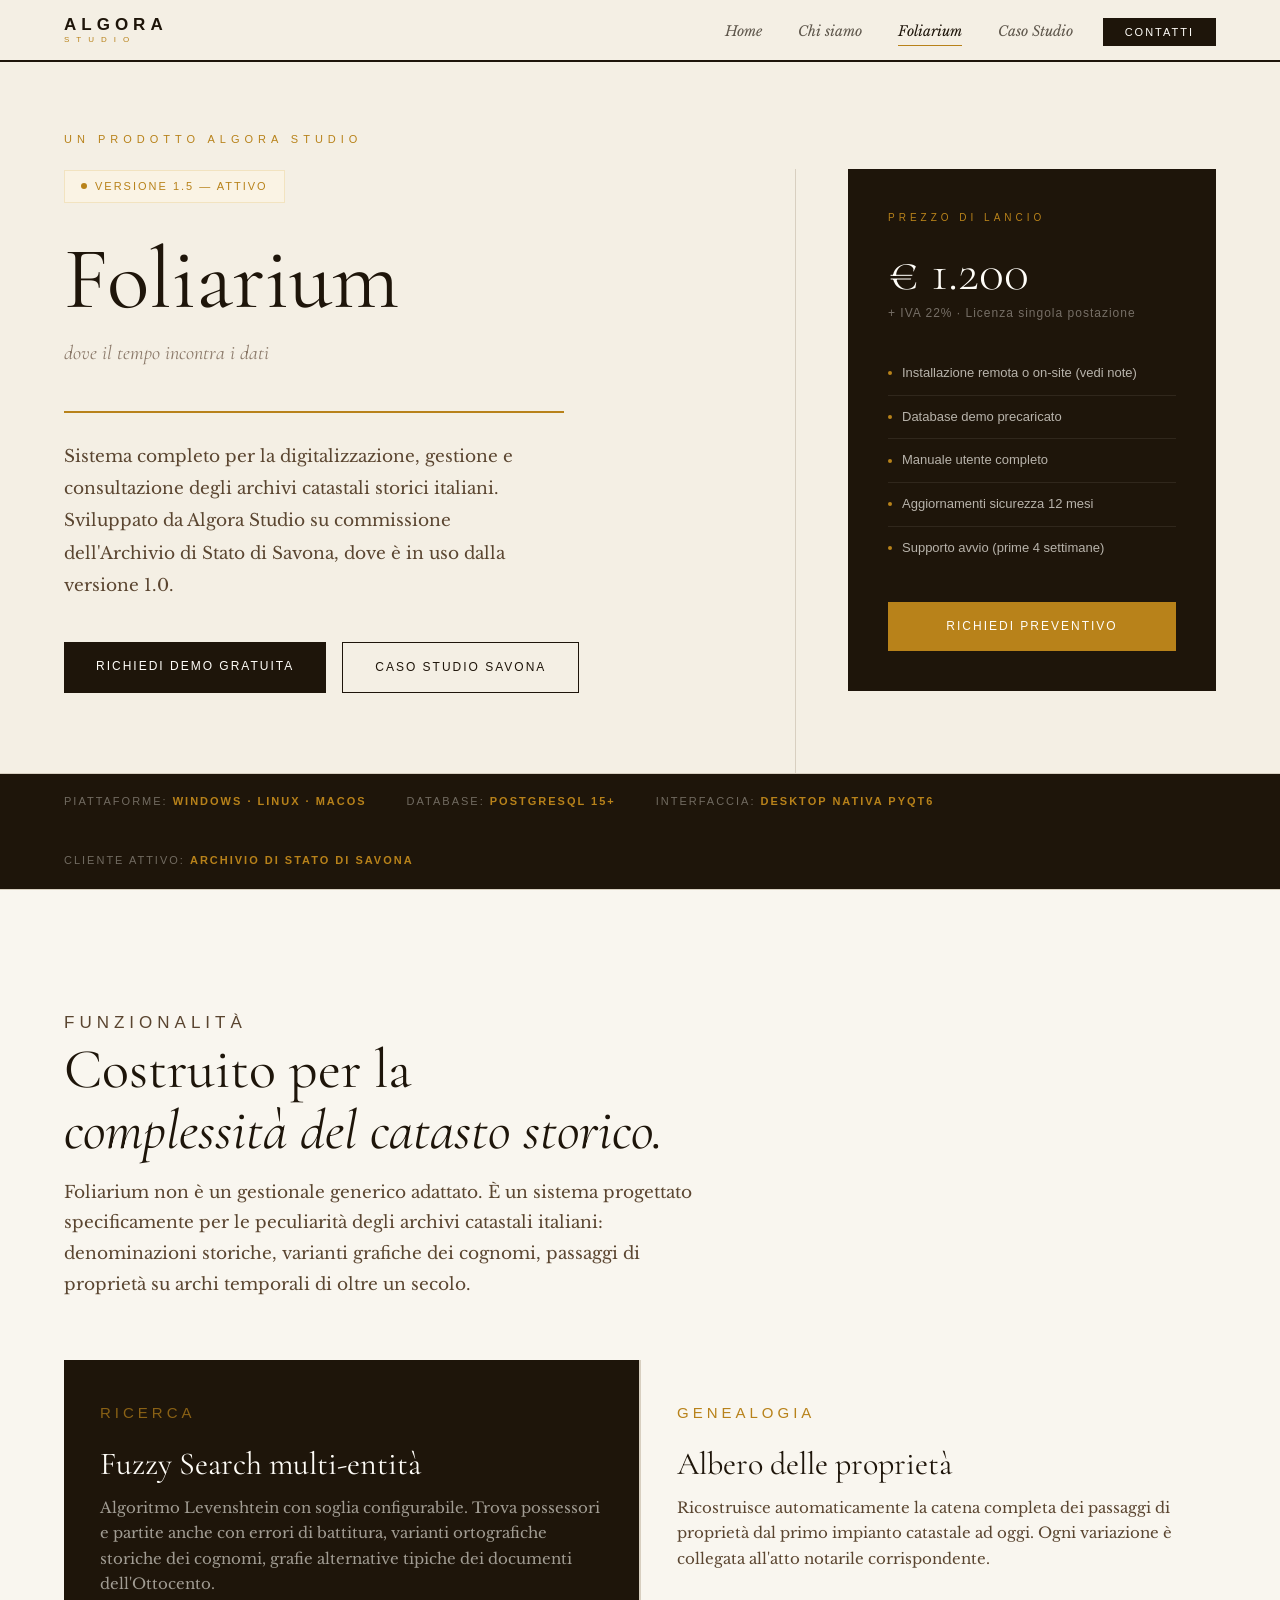
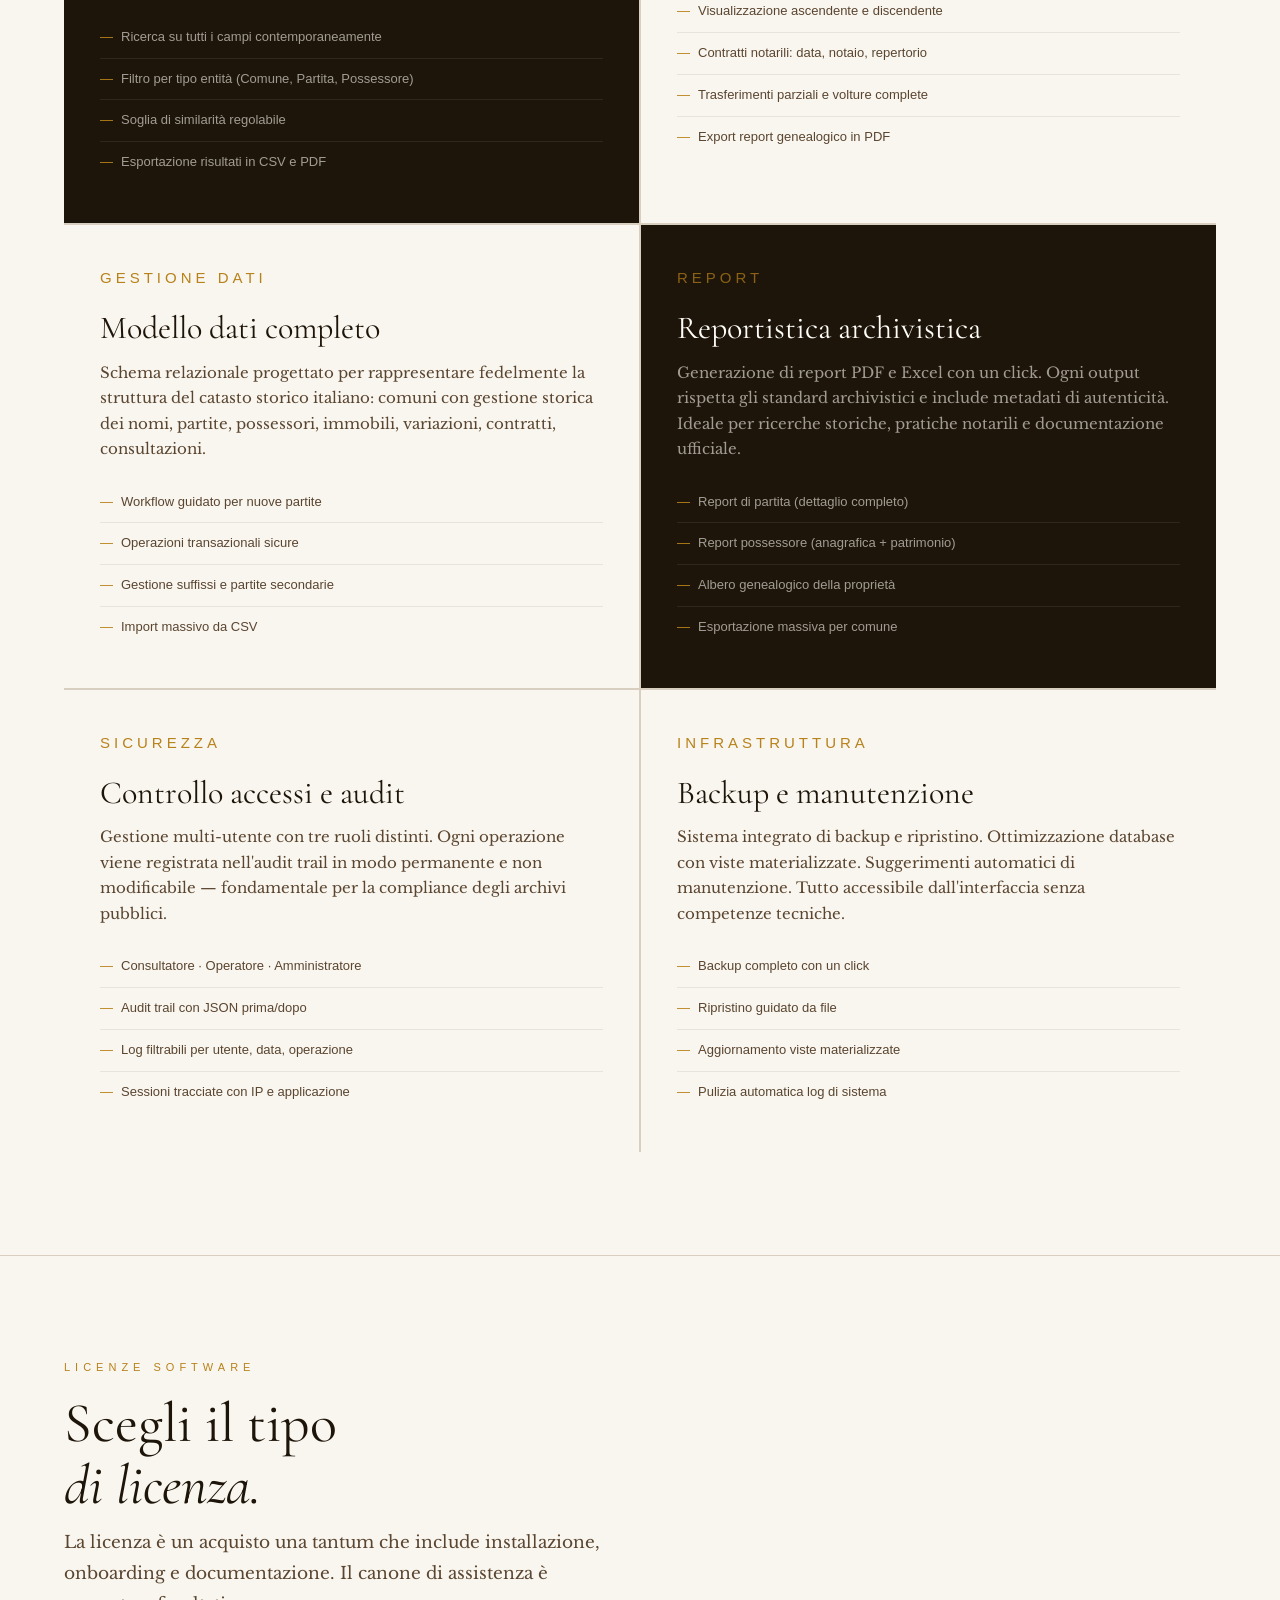
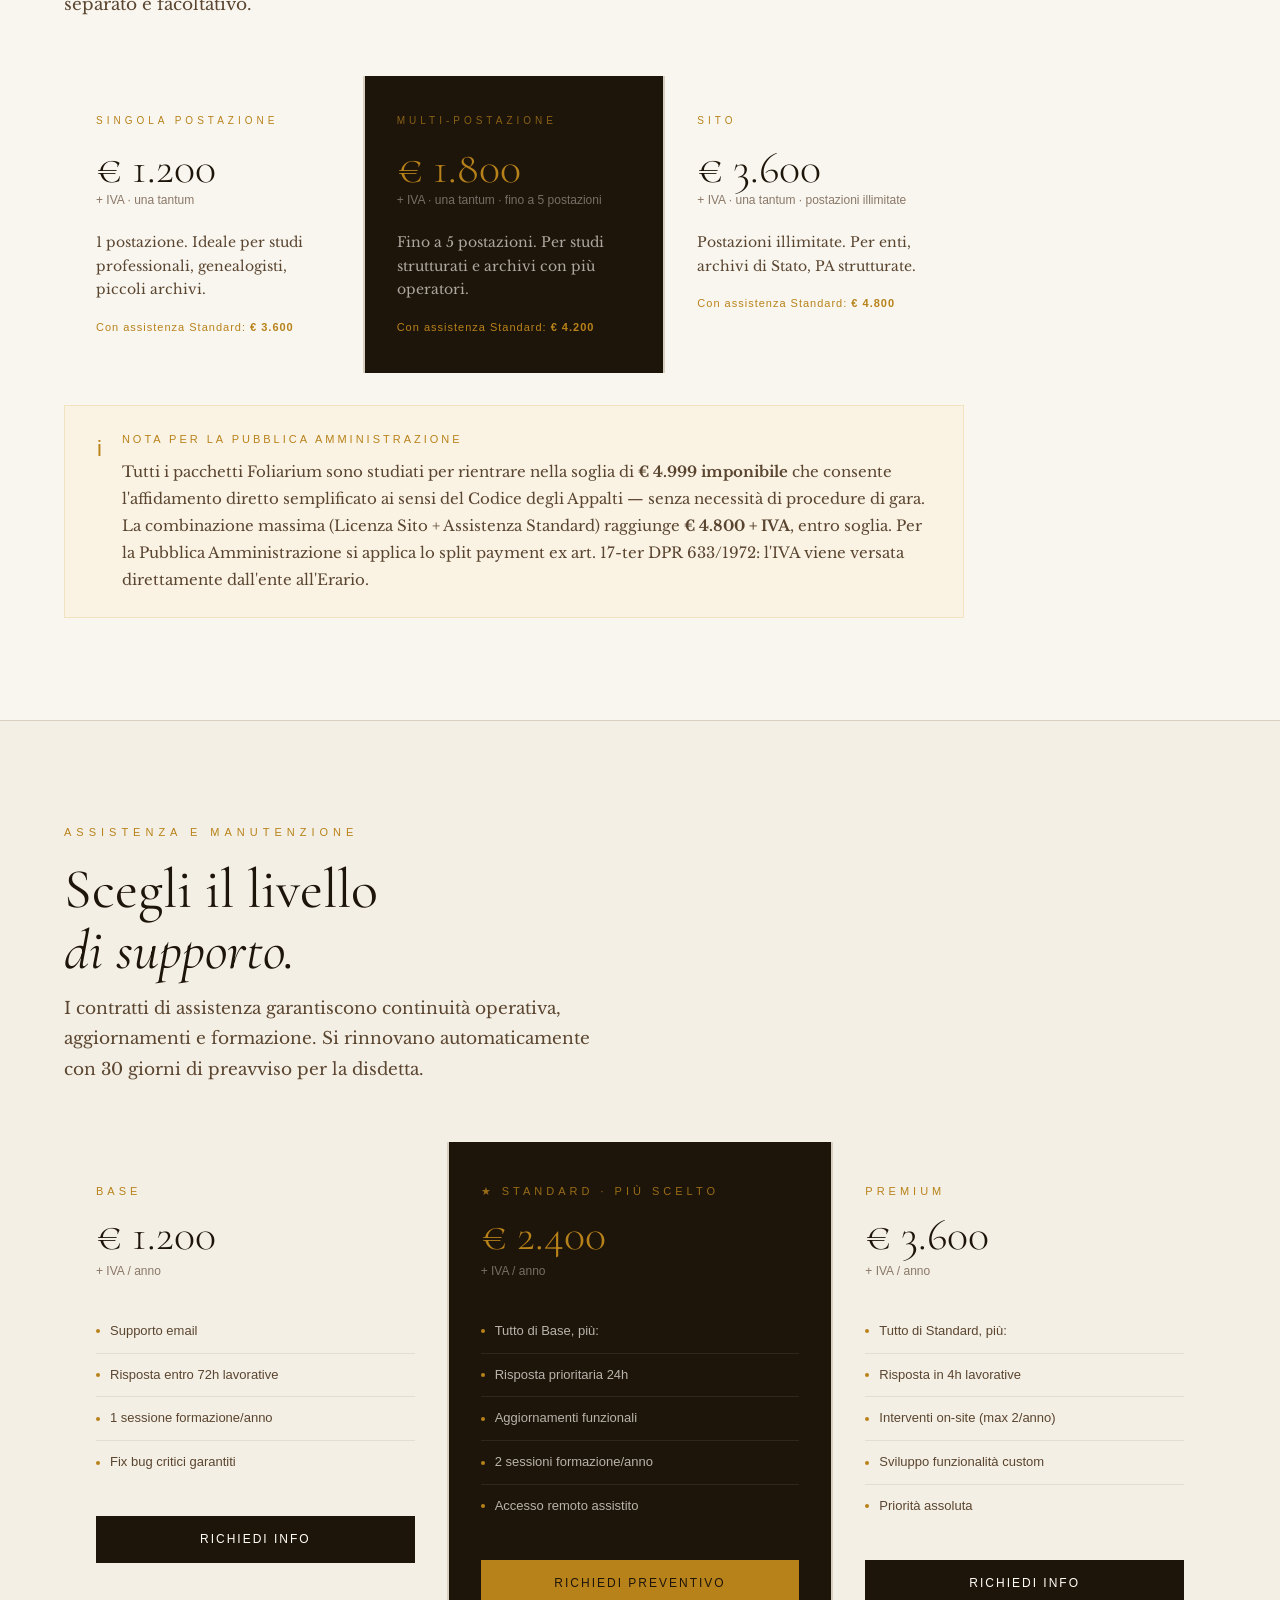
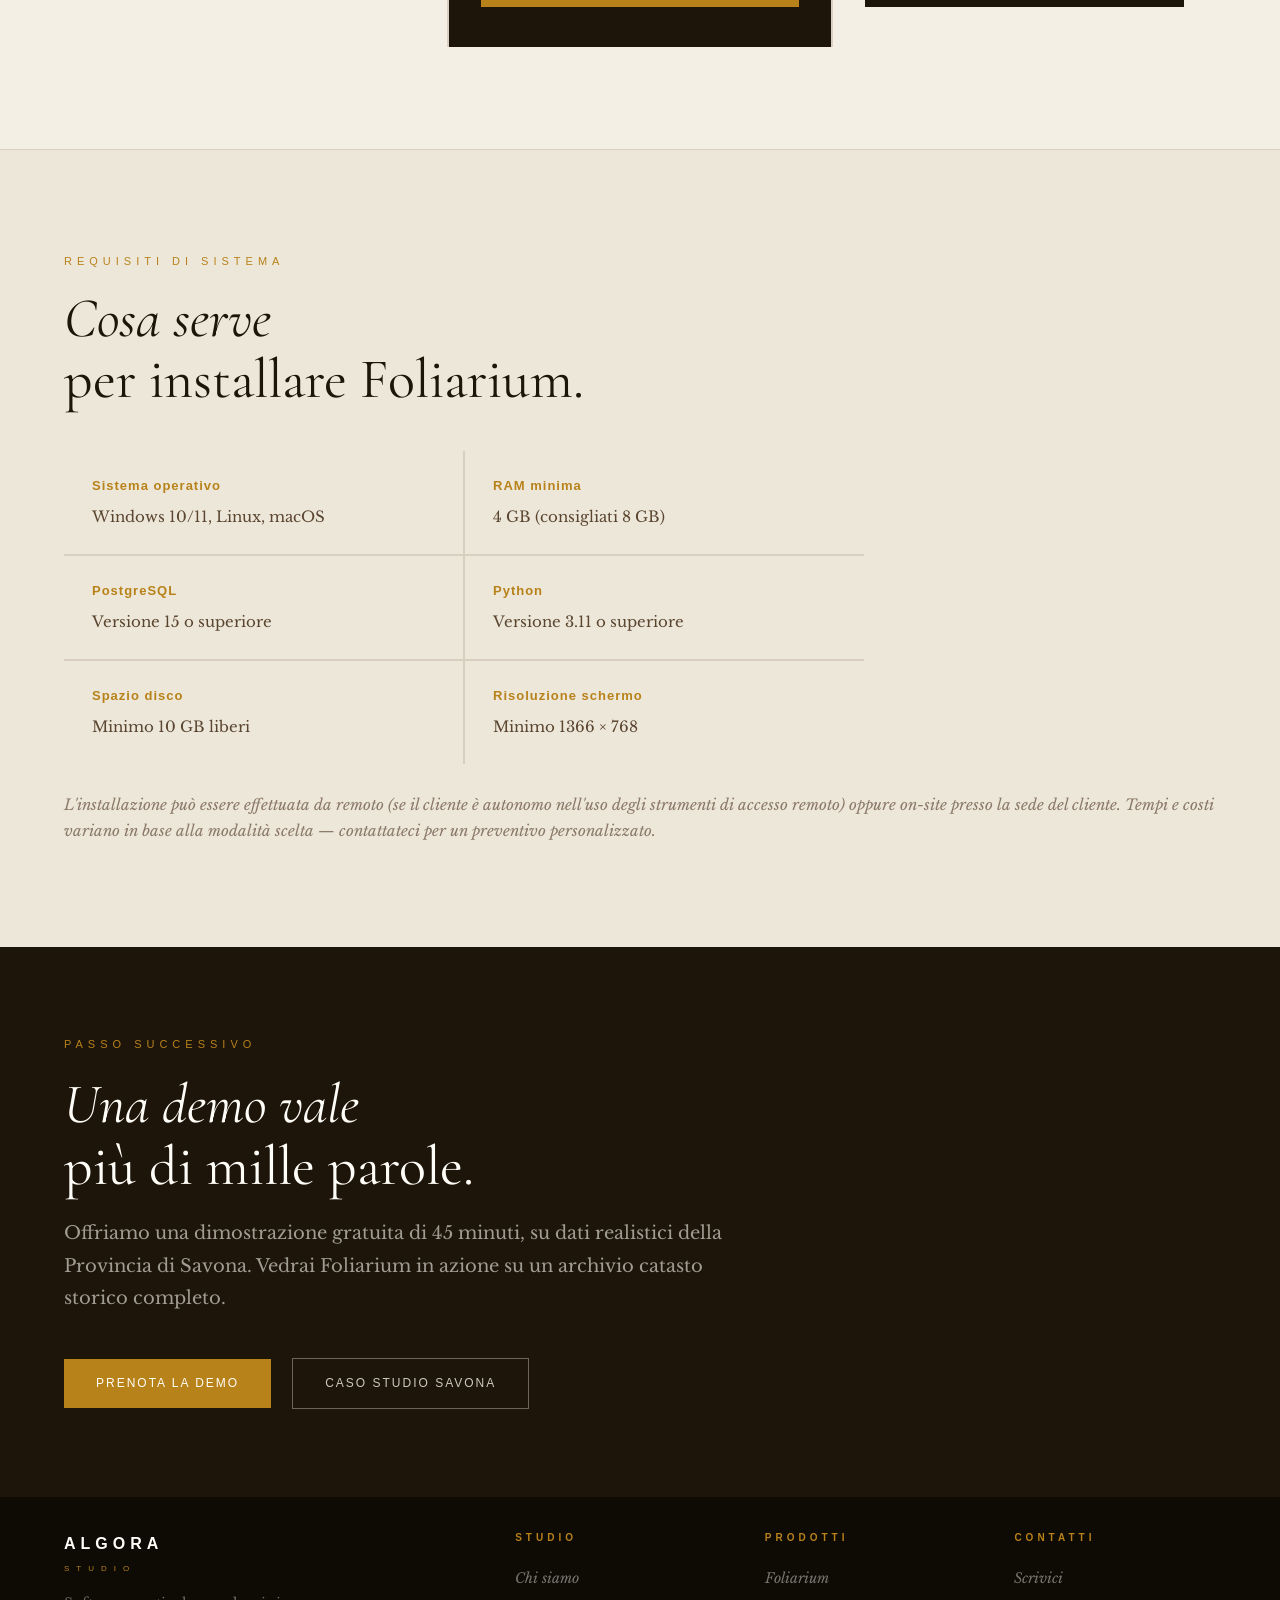
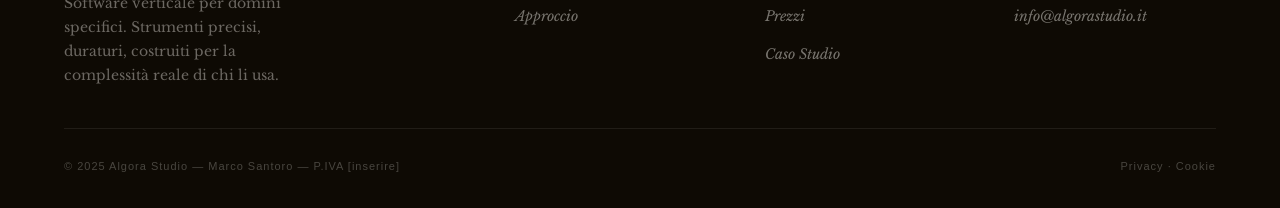
<file: foliarium.html>
<!DOCTYPE html>
<html lang="it">
<head>
<meta charset="UTF-8">
<meta name="viewport" content="width=device-width, initial-scale=1.0">
<title>Foliarium — Gestione Archivi Catastali Storici | Algora Studio</title>
<meta name="description" content="Foliarium è il software desktop per la gestione e consultazione degli archivi catastali storici italiani. Sviluppato da Algora Studio.">
<link rel="stylesheet" href="style.css">
<style>
.prod-hero {
  padding: 130px clamp(24px,5vw,72px) 0;
  border-bottom: 1px solid var(--border);
}

.prod-hero-inner {
  display: grid; grid-template-columns: 1fr 420px; gap: 0;
  align-items: start;
}

.ph-left { padding: 0 64px 80px 0; border-right: 1px solid var(--border); }

.ph-badge {
  display: inline-flex; align-items: center; gap: 8px;
  background: var(--gold-faint); border: 1px solid var(--gold-light);
  padding: 6px 16px; margin-bottom: 28px;
}
.ph-badge span {
  font-family: 'Trebuchet MS', Calibri, sans-serif;
  font-size: 11px; letter-spacing: 2px; color: var(--gold); text-transform: uppercase;
}
.ph-badge::before {
  content: ''; width: 6px; height: 6px;
  border-radius: 50%; background: var(--gold); flex-shrink: 0;
}

.ph-left h1 { color: var(--ink); margin-bottom: 8px; }
.ph-tagline {
  font-family: 'Cormorant Garamond', serif;
  font-size: 20px; font-style: italic; color: var(--muted); margin-bottom: 40px;
}

.ph-left p.desc {
  font-size: 17px; color: var(--mid); max-width: 500px; line-height: 1.9;
  border-top: 2px solid var(--gold); padding-top: 28px; margin-bottom: 40px;
}

.ph-right { padding: 0 0 80px 52px; }

.pricing-card { background: var(--ink); padding: 40px; }

.pc-label {
  font-family: 'Trebuchet MS', Calibri, sans-serif;
  font-size: 10px; letter-spacing: 4px; color: var(--gold);
  text-transform: uppercase; margin-bottom: 20px;
}

.pc-price {
  font-family: 'Cormorant Garamond', serif;
  font-size: 52px; font-weight: 300; color: var(--ivory); line-height: 1;
  margin-bottom: 4px;
}
.pc-price-note {
  font-family: 'Trebuchet MS', Calibri, sans-serif;
  font-size: 12px; color: rgba(249,246,239,.4); margin-bottom: 28px;
  letter-spacing: 1px;
}

.pc-includes { list-style: none; margin-bottom: 32px; }
.pc-includes li {
  font-family: 'Trebuchet MS', Calibri, sans-serif;
  font-size: 13px; padding: 10px 0;
  border-bottom: 1px solid rgba(249,246,239,.08);
  color: rgba(249,246,239,.7);
  display: flex; align-items: center; gap: 10px;
}
.pc-includes li:last-child { border-bottom: none; }
.pc-includes li::before {
  content: ''; width: 4px; height: 4px;
  border-radius: 50%; background: var(--gold); flex-shrink: 0;
}

/* ── FUNZIONALITÀ ────────────────────── */
.features { background: var(--cream); border-top: 1px solid var(--border); }

.feat-intro { max-width: 640px; margin-bottom: 60px; }
.feat-intro p { font-size: 17px; color: var(--mid); margin-top: 16px; line-height: 1.8; }

.feat-grid { display: grid; grid-template-columns: 1fr 1fr; gap: 2px; background: var(--border); }

.feat-card { background: var(--cream); padding: 40px 36px; }
.feat-card.dark { background: var(--ink); }

.feat-n {
  font-family: 'Trebuchet MS', Calibri, sans-serif;
  font-size: 10px; letter-spacing: 4px; text-transform: uppercase; margin-bottom: 20px;
}
.feat-card .feat-n { color: var(--gold); }
.feat-card.dark .feat-n { color: rgba(184,130,26,.7); }

.feat-card h3 { margin-bottom: 14px; }
.feat-card h3 { color: var(--ink); }
.feat-card.dark h3 { color: var(--ivory); }

.feat-card p { font-size: 15px; line-height: 1.7; }
.feat-card p { color: var(--mid); }
.feat-card.dark p { color: rgba(249,246,239,.6); }

.feat-detail { list-style: none; margin-top: 20px; }
.feat-detail li {
  font-family: 'Trebuchet MS', Calibri, sans-serif;
  font-size: 13px; padding: 9px 0;
  border-bottom: 1px solid var(--ink-08);
  display: flex; align-items: center; gap: 8px;
}
.feat-detail li:last-child { border-bottom: none; }
.feat-detail li::before { content: '—'; color: var(--gold); }
.feat-card .feat-detail li { color: var(--mid); }
.feat-card.dark .feat-detail li { color: rgba(249,246,239,.6); border-color: rgba(249,246,239,.08); }

/* ── PACCHETTI ──────────────────────── */
.pacchetti { background: var(--parchment); border-top: 1px solid var(--border); }

.pack-grid { display: grid; grid-template-columns: repeat(3,1fr); gap: 2px; background: var(--border); }

.pack-card { background: var(--parchment); padding: 40px 32px; }
.pack-card.featured { background: var(--ink); }

.pack-name {
  font-family: 'Trebuchet MS', Calibri, sans-serif;
  font-size: 11px; letter-spacing: 4px; text-transform: uppercase; margin-bottom: 12px;
}
.pack-card .pack-name { color: var(--gold); }
.pack-card.featured .pack-name { color: rgba(184,130,26,.8); }

.pack-price {
  font-family: 'Cormorant Garamond', serif;
  font-size: 44px; font-weight: 300; line-height: 1; margin-bottom: 4px;
}
.pack-card .pack-price { color: var(--ink); }
.pack-card.featured .pack-price { color: var(--gold); }

.pack-cadence {
  font-family: 'Trebuchet MS', Calibri, sans-serif;
  font-size: 12px; color: var(--muted); margin-bottom: 28px;
}
.pack-card.featured .pack-cadence { color: rgba(249,246,239,.4); }

.pack-feats { list-style: none; margin-bottom: 32px; }
.pack-feats li {
  font-family: 'Trebuchet MS', Calibri, sans-serif;
  font-size: 13px; padding: 10px 0;
  border-bottom: 1px solid var(--ink-08);
  display: flex; align-items: center; gap: 10px;
}
.pack-feats li:last-child { border-bottom: none; }
.pack-feats li::before {
  content: ''; width: 4px; height: 4px; border-radius: 50%;
  background: var(--gold); flex-shrink: 0;
}
.pack-card .pack-feats li { color: var(--mid); }
.pack-card.featured .pack-feats li { color: rgba(249,246,239,.7); border-color: rgba(249,246,239,.08); }

.pack-cta {
  display: block; text-align: center; padding: 13px;
  font-family: 'Trebuchet MS', Calibri, sans-serif;
  font-size: 12px; letter-spacing: 2px; text-transform: uppercase;
  text-decoration: none; transition: all .2s;
}
.pack-card .pack-cta { background: var(--ink); color: var(--ivory); }
.pack-card .pack-cta:hover { background: var(--green); }
.pack-card.featured .pack-cta { background: var(--gold); color: var(--ink); }
.pack-card.featured .pack-cta:hover { background: var(--gold-hi); }

/* ── REQUISITI ──────────────────────── */
.requisiti { background: var(--parchment-2); border-top: 1px solid var(--border); }

.req-grid { display: grid; grid-template-columns: 1fr 1fr; gap: 2px; background: var(--border); max-width: 800px; }
.req-cell { background: var(--parchment-2); padding: 24px 28px; }
.req-cell strong {
  display: block; font-family: 'Trebuchet MS', Calibri, sans-serif;
  font-size: 13px; color: var(--gold); margin-bottom: 4px; letter-spacing: 1px;
}
.req-cell span { font-size: 15px; color: var(--mid); }
</style>
</head>
<body>

<nav id="nav">
  <a href="index.html" class="nav-logo">
    <span class="brand">ALGORA</span>
    <span class="sub">STUDIO</span>
  </a>
  <ul class="nav-links" id="navLinks">
    <li><a href="index.html">Home</a></li>
    <li><a href="chi-siamo.html">Chi siamo</a></li>
    <li><a href="foliarium.html" class="active">Foliarium</a></li>
    <li><a href="caso-studio.html">Caso Studio</a></li>
    <li><a href="contatti.html" class="nav-cta">Contatti</a></li>
  </ul>
  <div class="nav-burger" onclick="toggleNav()"><span></span><span></span><span></span></div>
</nav>

<!-- HERO PRODOTTO -->
<header class="prod-hero">
  <p class="label" style="margin-bottom:20px;">Un prodotto Algora Studio</p>
  <div class="prod-hero-inner">
    <div class="ph-left fade-up">
      <div class="ph-badge"><span>Versione 1.5 — Attivo</span></div>
      <h1>Foliarium</h1>
      <p class="ph-tagline">dove il tempo incontra i dati</p>
      <p class="desc">Sistema completo per la digitalizzazione, gestione e consultazione degli archivi catastali storici italiani. Sviluppato da Algora Studio su commissione dell'Archivio di Stato di Savona, dove è in uso dalla versione 1.0.</p>
      <div style="display:flex;gap:16px;flex-wrap:wrap;">
        <a href="contatti.html" class="btn btn-dark">Richiedi demo gratuita</a>
        <a href="caso-studio.html" class="btn btn-outline">Caso Studio Savona</a>
      </div>
    </div>
    <div class="ph-right fade-up fade-up-2">
      <div class="pricing-card">
        <p class="pc-label">Prezzo di lancio</p>
        <div class="pc-price">€ 1.200</div>
        <p class="pc-price-note">+ IVA 22% · Licenza singola postazione</p>
        <ul class="pc-includes">
          <li>Installazione remota o on-site (vedi note)</li>
          <li>Database demo precaricato</li>
          <li>Manuale utente completo</li>
          <li>Aggiornamenti sicurezza 12 mesi</li>
          <li>Supporto avvio (prime 4 settimane)</li>
        </ul>
        <a href="contatti.html" class="btn btn-gold" style="width:100%;text-align:center;display:block;">Richiedi preventivo</a>
      </div>
    </div>
  </div>
</header>

<div class="strip">
  <span class="strip-item">Piattaforme: <strong>Windows · Linux · macOS</strong></span>
  <span class="strip-item">Database: <strong>PostgreSQL 15+</strong></span>
  <span class="strip-item">Interfaccia: <strong>Desktop nativa PyQt6</strong></span>
  <span class="strip-item">Cliente attivo: <strong>Archivio di Stato di Savona</strong></span>
</div>

<!-- FUNZIONALITÀ -->
<section class="features">
  <div class="feat-intro">
    <p class="label">Funzionalità</p>
    <h2>Costruito per la<br><em>complessità del catasto storico.</em></h2>
    <p>Foliarium non è un gestionale generico adattato. È un sistema progettato specificamente per le peculiarità degli archivi catastali italiani: denominazioni storiche, varianti grafiche dei cognomi, passaggi di proprietà su archi temporali di oltre un secolo.</p>
  </div>

  <div class="feat-grid">
    <div class="feat-card dark">
      <p class="feat-n">Ricerca</p>
      <h3>Fuzzy Search multi-entità</h3>
      <p>Algoritmo Levenshtein con soglia configurabile. Trova possessori e partite anche con errori di battitura, varianti ortografiche storiche dei cognomi, grafie alternative tipiche dei documenti dell'Ottocento.</p>
      <ul class="feat-detail">
        <li>Ricerca su tutti i campi contemporaneamente</li>
        <li>Filtro per tipo entità (Comune, Partita, Possessore)</li>
        <li>Soglia di similarità regolabile</li>
        <li>Esportazione risultati in CSV e PDF</li>
      </ul>
    </div>
    <div class="feat-card">
      <p class="feat-n">Genealogia</p>
      <h3>Albero delle proprietà</h3>
      <p>Ricostruisce automaticamente la catena completa dei passaggi di proprietà dal primo impianto catastale ad oggi. Ogni variazione è collegata all'atto notarile corrispondente.</p>
      <ul class="feat-detail">
        <li>Visualizzazione ascendente e discendente</li>
        <li>Contratti notarili: data, notaio, repertorio</li>
        <li>Trasferimenti parziali e volture complete</li>
        <li>Export report genealogico in PDF</li>
      </ul>
    </div>
    <div class="feat-card">
      <p class="feat-n">Gestione dati</p>
      <h3>Modello dati completo</h3>
      <p>Schema relazionale progettato per rappresentare fedelmente la struttura del catasto storico italiano: comuni con gestione storica dei nomi, partite, possessori, immobili, variazioni, contratti, consultazioni.</p>
      <ul class="feat-detail">
        <li>Workflow guidato per nuove partite</li>
        <li>Operazioni transazionali sicure</li>
        <li>Gestione suffissi e partite secondarie</li>
        <li>Import massivo da CSV</li>
      </ul>
    </div>
    <div class="feat-card dark">
      <p class="feat-n">Report</p>
      <h3>Reportistica archivistica</h3>
      <p>Generazione di report PDF e Excel con un click. Ogni output rispetta gli standard archivistici e include metadati di autenticità. Ideale per ricerche storiche, pratiche notarili e documentazione ufficiale.</p>
      <ul class="feat-detail">
        <li>Report di partita (dettaglio completo)</li>
        <li>Report possessore (anagrafica + patrimonio)</li>
        <li>Albero genealogico della proprietà</li>
        <li>Esportazione massiva per comune</li>
      </ul>
    </div>
    <div class="feat-card">
      <p class="feat-n">Sicurezza</p>
      <h3>Controllo accessi e audit</h3>
      <p>Gestione multi-utente con tre ruoli distinti. Ogni operazione viene registrata nell'audit trail in modo permanente e non modificabile — fondamentale per la compliance degli archivi pubblici.</p>
      <ul class="feat-detail">
        <li>Consultatore · Operatore · Amministratore</li>
        <li>Audit trail con JSON prima/dopo</li>
        <li>Log filtrabili per utente, data, operazione</li>
        <li>Sessioni tracciate con IP e applicazione</li>
      </ul>
    </div>
    <div class="feat-card">
      <p class="feat-n">Infrastruttura</p>
      <h3>Backup e manutenzione</h3>
      <p>Sistema integrato di backup e ripristino. Ottimizzazione database con viste materializzate. Suggerimenti automatici di manutenzione. Tutto accessibile dall'interfaccia senza competenze tecniche.</p>
      <ul class="feat-detail">
        <li>Backup completo con un click</li>
        <li>Ripristino guidato da file</li>
        <li>Aggiornamento viste materializzate</li>
        <li>Pulizia automatica log di sistema</li>
      </ul>
    </div>
  </div>
</section>

<!-- LICENZE -->
<section style="background:var(--cream);border-top:1px solid var(--border);padding:clamp(64px,8vw,112px) clamp(24px,5vw,72px);">
  <p class="label" style="margin-bottom:16px;">Licenze software</p>
  <h2 style="margin-bottom:12px;">Scegli il tipo<br><em>di licenza.</em></h2>
  <p style="font-size:17px;color:var(--mid);max-width:560px;margin-bottom:56px;line-height:1.8;">La licenza è un acquisto una tantum che include installazione, onboarding e documentazione. Il canone di assistenza è separato e facoltativo.</p>

  <div style="display:grid;grid-template-columns:repeat(3,1fr);gap:2px;background:var(--border);max-width:900px;">
    <div style="background:var(--cream);padding:36px 32px;">
      <p style="font-family:'Trebuchet MS',sans-serif;font-size:10px;letter-spacing:4px;color:var(--gold);text-transform:uppercase;margin-bottom:16px;">Singola postazione</p>
      <div style="font-family:'Cormorant Garamond',serif;font-size:44px;font-weight:300;color:var(--ink);line-height:1;">€ 1.200</div>
      <p style="font-family:'Trebuchet MS',sans-serif;font-size:12px;color:var(--muted);margin-bottom:20px;">+ IVA · una tantum</p>
      <p style="font-size:14px;color:var(--mid);line-height:1.7;margin-bottom:16px;">1 postazione. Ideale per studi professionali, genealogisti, piccoli archivi.</p>
      <p style="font-family:'Trebuchet MS',sans-serif;font-size:11px;color:var(--gold);letter-spacing:1px;">Con assistenza Standard: <strong>€ 3.600</strong></p>
    </div>
    <div style="background:var(--ink);padding:36px 32px;">
      <p style="font-family:'Trebuchet MS',sans-serif;font-size:10px;letter-spacing:4px;color:rgba(184,130,26,.7);text-transform:uppercase;margin-bottom:16px;">Multi-postazione</p>
      <div style="font-family:'Cormorant Garamond',serif;font-size:44px;font-weight:300;color:var(--gold);line-height:1;">€ 1.800</div>
      <p style="font-family:'Trebuchet MS',sans-serif;font-size:12px;color:rgba(249,246,239,.4);margin-bottom:20px;">+ IVA · una tantum · fino a 5 postazioni</p>
      <p style="font-size:14px;color:rgba(249,246,239,.65);line-height:1.7;margin-bottom:16px;">Fino a 5 postazioni. Per studi strutturati e archivi con più operatori.</p>
      <p style="font-family:'Trebuchet MS',sans-serif;font-size:11px;color:var(--gold);letter-spacing:1px;">Con assistenza Standard: <strong>€ 4.200</strong></p>
    </div>
    <div style="background:var(--cream);padding:36px 32px;">
      <p style="font-family:'Trebuchet MS',sans-serif;font-size:10px;letter-spacing:4px;color:var(--gold);text-transform:uppercase;margin-bottom:16px;">Sito</p>
      <div style="font-family:'Cormorant Garamond',serif;font-size:44px;font-weight:300;color:var(--ink);line-height:1;">€ 3.600</div>
      <p style="font-family:'Trebuchet MS',sans-serif;font-size:12px;color:var(--muted);margin-bottom:20px;">+ IVA · una tantum · postazioni illimitate</p>
      <p style="font-size:14px;color:var(--mid);line-height:1.7;margin-bottom:16px;">Postazioni illimitate. Per enti, archivi di Stato, PA strutturate.</p>
      <p style="font-family:'Trebuchet MS',sans-serif;font-size:11px;color:var(--gold);letter-spacing:1px;">Con assistenza Standard: <strong>€ 4.800</strong></p>
    </div>
  </div>

  <div style="margin-top:32px;max-width:900px;background:var(--gold-faint);border:1px solid var(--gold-light);padding:24px 32px;display:flex;gap:20px;align-items:flex-start;">
    <div style="font-family:'Trebuchet MS',sans-serif;font-size:22px;color:var(--gold);flex-shrink:0;">i</div>
    <div>
      <p style="font-family:'Trebuchet MS',sans-serif;font-size:11px;letter-spacing:3px;color:var(--gold);text-transform:uppercase;margin-bottom:8px;">Nota per la Pubblica Amministrazione</p>
      <p style="font-size:15px;color:var(--mid);line-height:1.8;">Tutti i pacchetti Foliarium sono studiati per rientrare nella soglia di <strong>€ 4.999 imponibile</strong> che consente l'affidamento diretto semplificato ai sensi del Codice degli Appalti — senza necessità di procedure di gara. La combinazione massima (Licenza Sito + Assistenza Standard) raggiunge <strong>€ 4.800 + IVA</strong>, entro soglia. Per la Pubblica Amministrazione si applica lo split payment ex art. 17-ter DPR 633/1972: l'IVA viene versata direttamente dall'ente all'Erario.</p>
    </div>
  </div>
</section>

<!-- PACCHETTI -->
<section class="pacchetti" id="prezzi">
  <p class="label" style="margin-bottom:16px;">Assistenza e manutenzione</p>
  <h2 style="margin-bottom:12px;">Scegli il livello<br><em>di supporto.</em></h2>
  <p style="font-size:17px;color:var(--mid);max-width:560px;margin-bottom:56px;line-height:1.8;">I contratti di assistenza garantiscono continuità operativa, aggiornamenti e formazione. Si rinnovano automaticamente con 30 giorni di preavviso per la disdetta.</p>

  <div class="pack-grid">
    <div class="pack-card">
      <p class="pack-name">Base</p>
      <div class="pack-price">€ 1.200</div>
      <p class="pack-cadence">+ IVA / anno</p>
      <ul class="pack-feats">
        <li>Supporto email</li>
        <li>Risposta entro 72h lavorative</li>
        <li>1 sessione formazione/anno</li>
        <li>Fix bug critici garantiti</li>
      </ul>
      <a href="contatti.html" class="pack-cta">Richiedi info</a>
    </div>
    <div class="pack-card featured">
      <p class="pack-name">★ Standard · Più scelto</p>
      <div class="pack-price">€ 2.400</div>
      <p class="pack-cadence">+ IVA / anno</p>
      <ul class="pack-feats">
        <li>Tutto di Base, più:</li>
        <li>Risposta prioritaria 24h</li>
        <li>Aggiornamenti funzionali</li>
        <li>2 sessioni formazione/anno</li>
        <li>Accesso remoto assistito</li>
      </ul>
      <a href="contatti.html" class="pack-cta">Richiedi preventivo</a>
    </div>
    <div class="pack-card">
      <p class="pack-name">Premium</p>
      <div class="pack-price">€ 3.600</div>
      <p class="pack-cadence">+ IVA / anno</p>
      <ul class="pack-feats">
        <li>Tutto di Standard, più:</li>
        <li>Risposta in 4h lavorative</li>
        <li>Interventi on-site (max 2/anno)</li>
        <li>Sviluppo funzionalità custom</li>
        <li>Priorità assoluta</li>
      </ul>
      <a href="contatti.html" class="pack-cta">Richiedi info</a>
    </div>
  </div>
</section>

<!-- REQUISITI -->
<section class="requisiti">
  <p class="label" style="margin-bottom:16px;">Requisiti di sistema</p>
  <h2 style="margin-bottom:40px;"><em>Cosa serve</em><br>per installare Foliarium.</h2>

  <div class="req-grid">
    <div class="req-cell"><strong>Sistema operativo</strong><span>Windows 10/11, Linux, macOS</span></div>
    <div class="req-cell"><strong>RAM minima</strong><span>4 GB (consigliati 8 GB)</span></div>
    <div class="req-cell"><strong>PostgreSQL</strong><span>Versione 15 o superiore</span></div>
    <div class="req-cell"><strong>Python</strong><span>Versione 3.11 o superiore</span></div>
    <div class="req-cell"><strong>Spazio disco</strong><span>Minimo 10 GB liberi</span></div>
    <div class="req-cell"><strong>Risoluzione schermo</strong><span>Minimo 1366 × 768</span></div>
  </div>

  <p style="margin-top:28px;font-size:15px;color:var(--muted);font-style:italic;">L'installazione può essere effettuata da remoto (se il cliente è autonomo nell'uso degli strumenti di accesso remoto) oppure on-site presso la sede del cliente. Tempi e costi variano in base alla modalità scelta — contattateci per un preventivo personalizzato.</p>
</section>

<!-- CTA -->
<section style="background:var(--ink);padding:clamp(56px,7vw,88px) clamp(24px,5vw,72px);">
  <div style="max-width:680px;">
    <p class="label" style="color:var(--gold);margin-bottom:20px;">Passo successivo</p>
    <h2 style="color:var(--ivory);margin-bottom:20px;"><em>Una demo vale</em><br>più di mille parole.</h2>
    <p style="font-size:18px;color:rgba(249,246,239,.6);margin-bottom:44px;line-height:1.8;">Offriamo una dimostrazione gratuita di 45 minuti, su dati realistici della Provincia di Savona. Vedrai Foliarium in azione su un archivio catasto storico completo.</p>
    <a href="contatti.html" class="btn btn-gold">Prenota la demo</a>
    <a href="caso-studio.html" class="btn btn-outline-light" style="margin-left:16px;">Caso Studio Savona</a>
  </div>
</section>

<footer>
  <div class="footer-main">
    <div class="footer-brand">
      <span class="brand">ALGORA</span>
      <span class="sub">STUDIO</span>
      <p>Software verticale per domini specifici. Strumenti precisi, duraturi, costruiti per la complessità reale di chi li usa.</p>
    </div>
    <div class="footer-col">
      <h4>Studio</h4>
      <ul>
        <li><a href="chi-siamo.html">Chi siamo</a></li>
        <li><a href="chi-siamo.html#approccio">Approccio</a></li>
      </ul>
    </div>
    <div class="footer-col">
      <h4>Prodotti</h4>
      <ul>
        <li><a href="foliarium.html">Foliarium</a></li>
        <li><a href="foliarium.html#prezzi">Prezzi</a></li>
        <li><a href="caso-studio.html">Caso Studio</a></li>
      </ul>
    </div>
    <div class="footer-col">
      <h4>Contatti</h4>
      <ul>
        <li><a href="contatti.html">Scrivici</a></li>
        <li><a href="mailto:info@algorastudio.it">info@algorastudio.it</a></li>
      </ul>
    </div>
  </div>
  <div class="footer-bottom">
    <p>© 2025 Algora Studio — Marco Santoro — P.IVA [inserire]</p>
    <p><a href="#">Privacy</a> · <a href="#">Cookie</a></p>
  </div>
</footer>

<script>
function toggleNav() { document.getElementById('navLinks').classList.toggle('open'); }
window.addEventListener('scroll', () => { document.getElementById('nav').classList.toggle('scrolled', window.scrollY > 20); });
</script>
</body>
</html>
</file>
<file: style.css>
@import url('https://fonts.googleapis.com/css2?family=Cormorant+Garamond:ital,wght@0,300;0,400;0,500;1,300;1,400&family=Libre+Baskerville:ital,wght@0,400;0,700;1,400&display=swap');

/* ═══════════════════════════════════════════════
   ALGORA STUDIO — Design System
   Estetica: Archivio Caldo
   Tipografia: Cormorant Garamond display / Libre Baskerville body
   Palette: Pergamena · Inchiostro · Oro
═══════════════════════════════════════════════ */

*, *::before, *::after { box-sizing: border-box; margin: 0; padding: 0; }

:root {
  --parchment:    #F4EFE4;
  --parchment-2:  #EDE7D9;
  --cream:        #F9F6EF;
  --ivory:        #FFFDF8;
  --ink:          #1E150A;
  --ink-70:       rgba(30,21,10,.70);
  --ink-40:       rgba(30,21,10,.40);
  --ink-20:       rgba(30,21,10,.20);
  --ink-08:       rgba(30,21,10,.08);
  --mid:          #5A4530;
  --muted:        #8A7868;
  --faint:        #C0B09A;
  --border:       #D8CFC0;
  --gold:         #B8821A;
  --gold-hi:      #D4982A;
  --gold-light:   #F2E3C0;
  --gold-faint:   #FAF3E4;
  --green:        #1A3A28;
  --green-light:  #E6EFE9;
  --radius-sm:    3px;
  --radius:       5px;
  --radius-lg:    8px;
}

html { scroll-behavior: smooth; font-size: 16px; }

body {
  font-family: 'Libre Baskerville', Georgia, serif;
  background: var(--parchment);
  color: var(--ink);
  line-height: 1.75;
  -webkit-font-smoothing: antialiased;
}

/* ── TIPOGRAFIA ──────────────────────────────── */
h1, h2, h3 {
  font-family: 'Cormorant Garamond', Georgia, serif;
  font-weight: 400;
  line-height: 1.1;
}

h1 { font-size: clamp(52px, 7vw, 88px); }
h2 { font-size: clamp(36px, 5vw, 56px); }
h3 { font-size: clamp(22px, 3vw, 32px); }

.label {
  font-family: 'Trebuchet MS', Calibri, sans-serif;
  font-size: 11px; font-weight: 400;
  letter-spacing: 5px; color: var(--gold);
  text-transform: uppercase;
}

/* ── NAV ─────────────────────────────────────── */
#nav {
  position: fixed; top: 0; left: 0; right: 0; z-index: 200;
  height: 62px;
  background: var(--parchment);
  border-bottom: 2px solid var(--ink);
  display: flex; align-items: center;
  padding: 0 clamp(24px, 5vw, 72px);
  justify-content: space-between;
  transition: box-shadow .3s;
}

#nav.scrolled { box-shadow: 0 4px 24px rgba(30,21,10,.08); }

.nav-logo { display: flex; flex-direction: column; text-decoration: none; line-height: 1; gap: 3px; }
.nav-logo .brand {
  font-family: 'Trebuchet MS', Calibri, sans-serif;
  font-size: 17px; font-weight: 700;
  letter-spacing: 5px; color: var(--ink);
}
.nav-logo .sub {
  font-family: 'Trebuchet MS', Calibri, sans-serif;
  font-size: 8px; letter-spacing: 7px;
  color: var(--gold); text-transform: uppercase;
}

.nav-links {
  display: flex; gap: 8px; align-items: center; list-style: none;
}

.nav-links a {
  font-family: 'Libre Baskerville', serif;
  font-size: 14px; font-style: italic;
  color: var(--ink-70); text-decoration: none;
  padding: 6px 14px;
  transition: color .2s;
  position: relative;
}

.nav-links a:hover { color: var(--ink); }

.nav-links a.active { color: var(--ink); }
.nav-links a.active::after {
  content: ''; position: absolute; bottom: 0; left: 14px; right: 14px;
  height: 1px; background: var(--gold);
}

.nav-links .nav-cta {
  font-family: 'Trebuchet MS', Calibri, sans-serif;
  font-size: 11px; font-style: normal;
  letter-spacing: 2px; text-transform: uppercase;
  background: var(--ink); color: var(--ivory) !important;
  padding: 8px 22px; margin-left: 8px;
}
.nav-links .nav-cta:hover { background: var(--green); }
.nav-links .nav-cta.active::after { display: none; }

/* ── PULSANTI ─────────────────────────────────── */
.btn {
  display: inline-block; text-decoration: none;
  font-family: 'Trebuchet MS', Calibri, sans-serif;
  font-size: 12px; letter-spacing: 2px; text-transform: uppercase;
  padding: 14px 32px; transition: all .2s;
}

.btn-dark { background: var(--ink); color: var(--ivory); }
.btn-dark:hover { background: var(--green); }

.btn-gold { background: var(--gold); color: var(--ivory); }
.btn-gold:hover { background: var(--gold-hi); }

.btn-outline { border: 1px solid var(--ink); color: var(--ink); }
.btn-outline:hover { background: var(--gold-faint); border-color: var(--gold); }

.btn-outline-light { border: 1px solid rgba(249,246,239,.35); color: rgba(249,246,239,.8); }
.btn-outline-light:hover { border-color: rgba(249,246,239,.65); color: var(--ivory); }

/* ── LAYOUT ──────────────────────────────────── */
.container { max-width: 1160px; margin: 0 auto; padding: 0 clamp(24px, 5vw, 72px); }

section { padding: clamp(64px, 8vw, 112px) clamp(24px, 5vw, 72px); }

.grid-2 { display: grid; grid-template-columns: 1fr 1fr; gap: clamp(40px, 6vw, 88px); }
.grid-3 { display: grid; grid-template-columns: repeat(3, 1fr); gap: 2px; background: var(--border); }
.grid-4 { display: grid; grid-template-columns: repeat(4, 1fr); gap: 2px; background: var(--border); }

/* ── COMPONENTI COMUNI ────────────────────────── */
.ink-card {
  background: var(--ink); color: var(--ivory);
  padding: clamp(28px, 4vw, 48px);
}

.gold-line { width: 40px; height: 2px; background: var(--gold); margin-bottom: 24px; }

.divider { border: none; border-top: 1px solid var(--border); }

/* ── STRIP ───────────────────────────────────── */
.strip {
  background: var(--ink);
  padding: 18px clamp(24px, 5vw, 72px);
  display: flex; gap: 40px; flex-wrap: wrap; align-items: center;
}

.strip-item {
  font-family: 'Trebuchet MS', Calibri, sans-serif;
  font-size: 11px; letter-spacing: 2px;
  color: rgba(249,246,239,.38); text-transform: uppercase;
}
.strip-item strong { color: var(--gold); }

/* ── STATS ───────────────────────────────────── */
.stat-grid {
  display: grid; grid-template-columns: repeat(4, 1fr);
  gap: 2px; background: var(--border);
}

.stat-cell { background: var(--parchment); padding: 28px; text-align: center; }
.stat-cell strong {
  display: block; font-family: 'Cormorant Garamond', serif;
  font-size: clamp(28px, 4vw, 44px); font-weight: 300;
  color: var(--ink); line-height: 1; margin-bottom: 6px;
}
.stat-cell span {
  font-family: 'Trebuchet MS', Calibri, sans-serif;
  font-size: 10px; letter-spacing: 3px;
  color: var(--muted); text-transform: uppercase;
}

/* ── QUOTE ───────────────────────────────────── */
.quote-block {
  border-left: 3px solid var(--gold);
  padding-left: clamp(20px, 3vw, 36px);
}
.quote-block blockquote {
  font-family: 'Cormorant Garamond', serif;
  font-size: clamp(20px, 2.5vw, 28px); font-style: italic;
  color: var(--ink); line-height: 1.5; margin-bottom: 16px;
}
.quote-block cite {
  font-family: 'Trebuchet MS', Calibri, sans-serif;
  font-size: 11px; letter-spacing: 3px;
  color: var(--gold); text-transform: uppercase; font-style: normal;
}

/* ── TIMELINE ────────────────────────────────── */
.timeline { list-style: none; border-left: 1px solid var(--border); padding-left: 32px; }
.timeline li {
  position: relative; padding: 18px 0;
  border-bottom: 1px solid var(--ink-08);
}
.timeline li:last-child { border-bottom: none; }
.timeline li::before {
  content: ''; position: absolute; left: -36px; top: 24px;
  width: 8px; height: 8px; border-radius: 50%;
  background: var(--gold); border: 2px solid var(--parchment);
}
.timeline li .tl-label {
  font-family: 'Trebuchet MS', Calibri, sans-serif;
  font-size: 10px; letter-spacing: 3px; color: var(--gold);
  text-transform: uppercase; margin-bottom: 6px; display: block;
}
.timeline li p { font-size: 15px; color: var(--mid); }

/* ── FEATURE LIST ────────────────────────────── */
.feat-list { list-style: none; }
.feat-list li {
  display: flex; gap: 16px; align-items: flex-start;
  padding: 16px 0; border-bottom: 1px solid var(--ink-08);
}
.feat-list li:last-child { border-bottom: none; }
.feat-dot {
  width: 6px; height: 6px; border-radius: 50%;
  background: var(--gold); flex-shrink: 0; margin-top: 8px;
}
.feat-list li .ft { }
.feat-list li .ft strong { display: block; font-size: 16px; color: var(--ink); margin-bottom: 3px; }
.feat-list li .ft p { font-size: 14px; color: var(--mid); margin: 0; }

/* ── FOOTER ──────────────────────────────────── */
footer {
  background: #0E0A04;
  padding: clamp(20px, 3vw, 32px) clamp(24px, 5vw, 72px);
}

.footer-main {
  display: grid; grid-template-columns: 2fr 1fr 1fr 1fr;
  gap: 48px; padding-bottom: 40px;
  border-bottom: 1px solid rgba(249,246,239,.08);
  margin-bottom: 28px;
}

.footer-brand .brand {
  font-family: 'Trebuchet MS', Calibri, sans-serif;
  font-size: 16px; font-weight: 700; letter-spacing: 5px; color: var(--ivory);
}
.footer-brand .sub {
  font-family: 'Trebuchet MS', Calibri, sans-serif;
  font-size: 8px; letter-spacing: 7px; color: var(--gold);
  text-transform: uppercase; display: block; margin: 4px 0 16px;
}
.footer-brand p { font-size: 14px; color: rgba(249,246,239,.4); line-height: 1.7; max-width: 260px; }

.footer-col h4 {
  font-family: 'Trebuchet MS', Calibri, sans-serif;
  font-size: 10px; letter-spacing: 4px; color: var(--gold);
  text-transform: uppercase; margin-bottom: 16px;
}
.footer-col ul { list-style: none; }
.footer-col li { margin-bottom: 10px; }
.footer-col a {
  font-family: 'Libre Baskerville', serif;
  font-size: 14px; font-style: italic;
  color: rgba(249,246,239,.45); text-decoration: none;
  transition: color .2s;
}
.footer-col a:hover { color: var(--gold); }

.footer-bottom {
  display: flex; justify-content: space-between; align-items: center; flex-wrap: wrap; gap: 12px;
}
.footer-bottom p {
  font-family: 'Trebuchet MS', Calibri, sans-serif;
  font-size: 11px; color: rgba(249,246,239,.25); letter-spacing: 1px;
}
.footer-bottom a { color: rgba(249,246,239,.25); text-decoration: none; }
.footer-bottom a:hover { color: var(--gold); }

/* ── ANIMAZIONI ──────────────────────────────── */
@keyframes fadeUp {
  from { opacity: 0; transform: translateY(20px); }
  to   { opacity: 1; transform: translateY(0); }
}

.fade-up { animation: fadeUp .6s ease both; }
.fade-up-1 { animation-delay: .1s; }
.fade-up-2 { animation-delay: .2s; }
.fade-up-3 { animation-delay: .3s; }
.fade-up-4 { animation-delay: .4s; }

/* ── RESPONSIVE ──────────────────────────────── */
@media (max-width: 960px) {
  .grid-2, .grid-3, .grid-4, .stat-grid, .footer-main { grid-template-columns: 1fr; }
  .nav-links { display: none; }
  .nav-links.open {
    display: flex; flex-direction: column;
    position: fixed; top: 62px; left: 0; right: 0; bottom: 0;
    background: var(--parchment); padding: 32px;
    border-top: 1px solid var(--border); gap: 4px; z-index: 199;
  }
  .nav-links.open a { font-size: 22px; padding: 12px 0; }
  .nav-burger { display: flex; flex-direction: column; gap: 5px; cursor: pointer; padding: 8px; }
  .nav-burger span { display: block; width: 24px; height: 1.5px; background: var(--ink); transition: all .3s; }
}

@media (min-width: 961px) {
  .nav-burger { display: none; }
}
</file>
